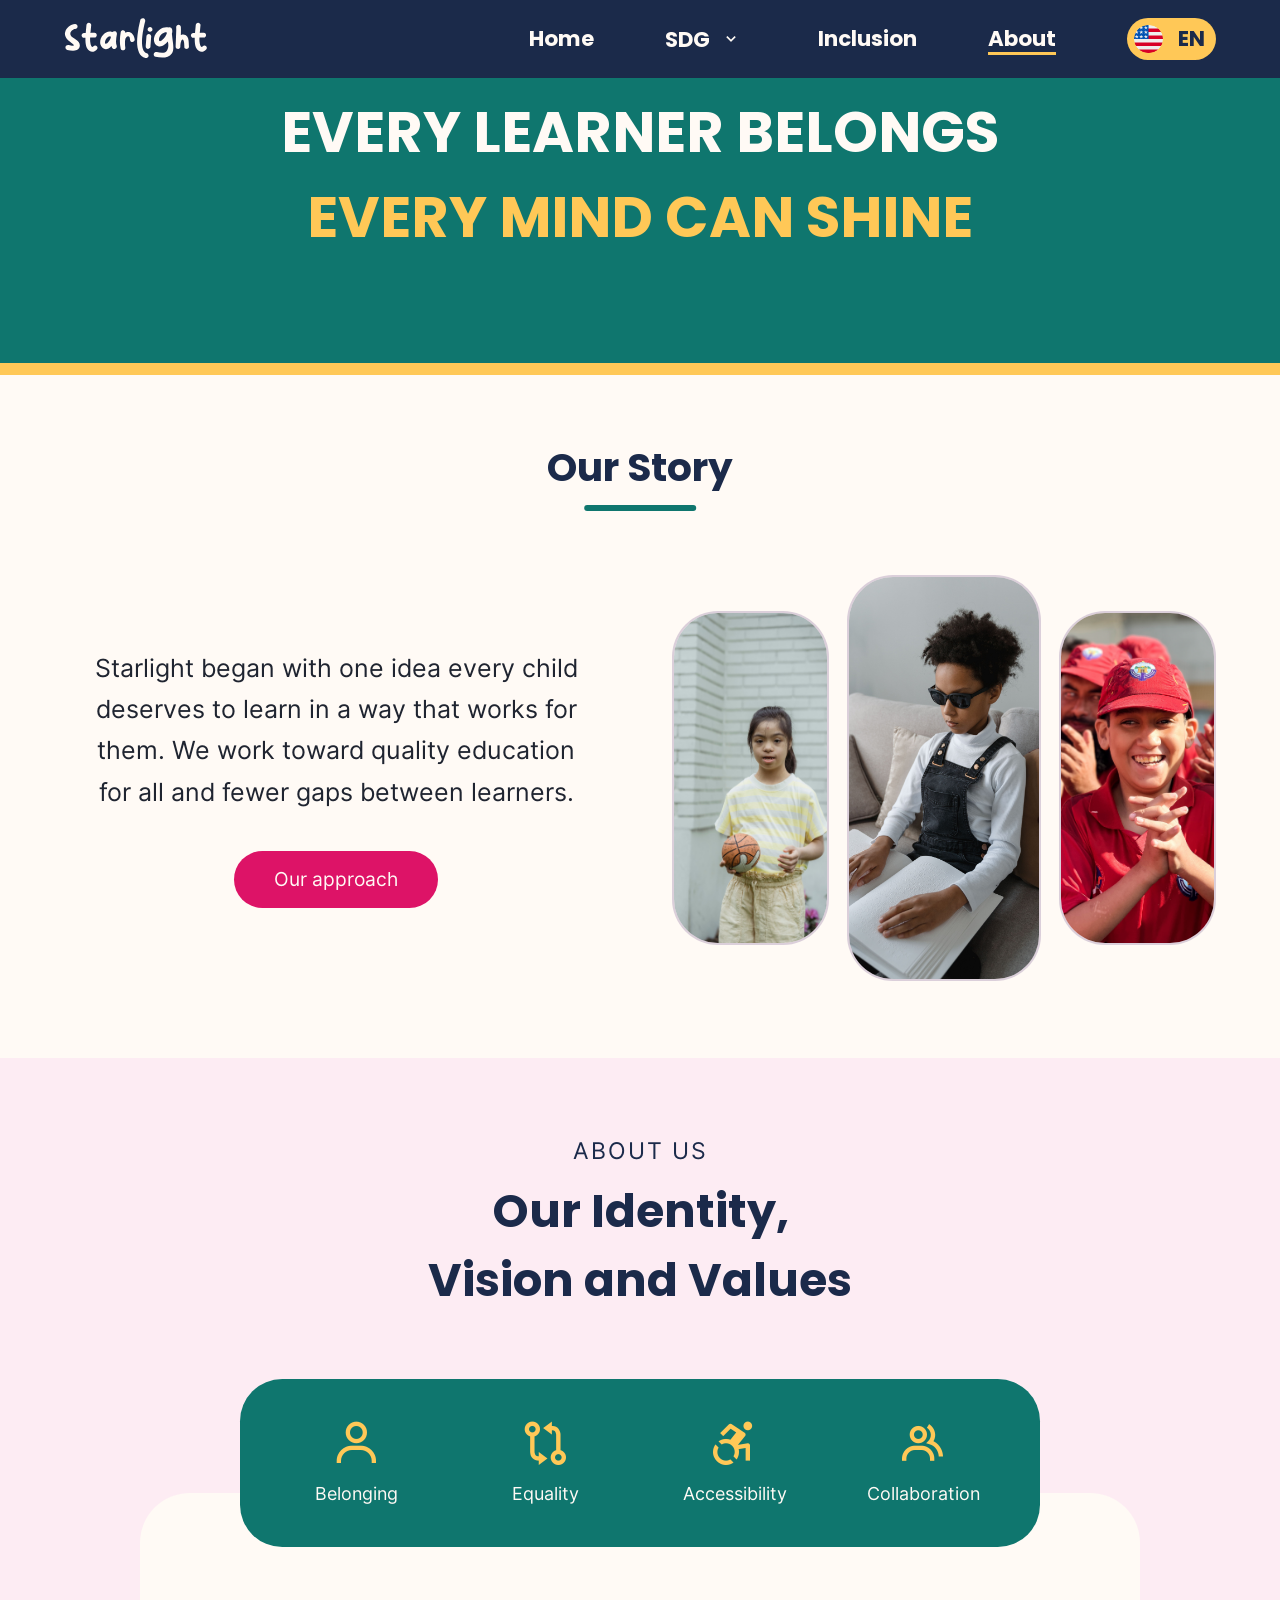
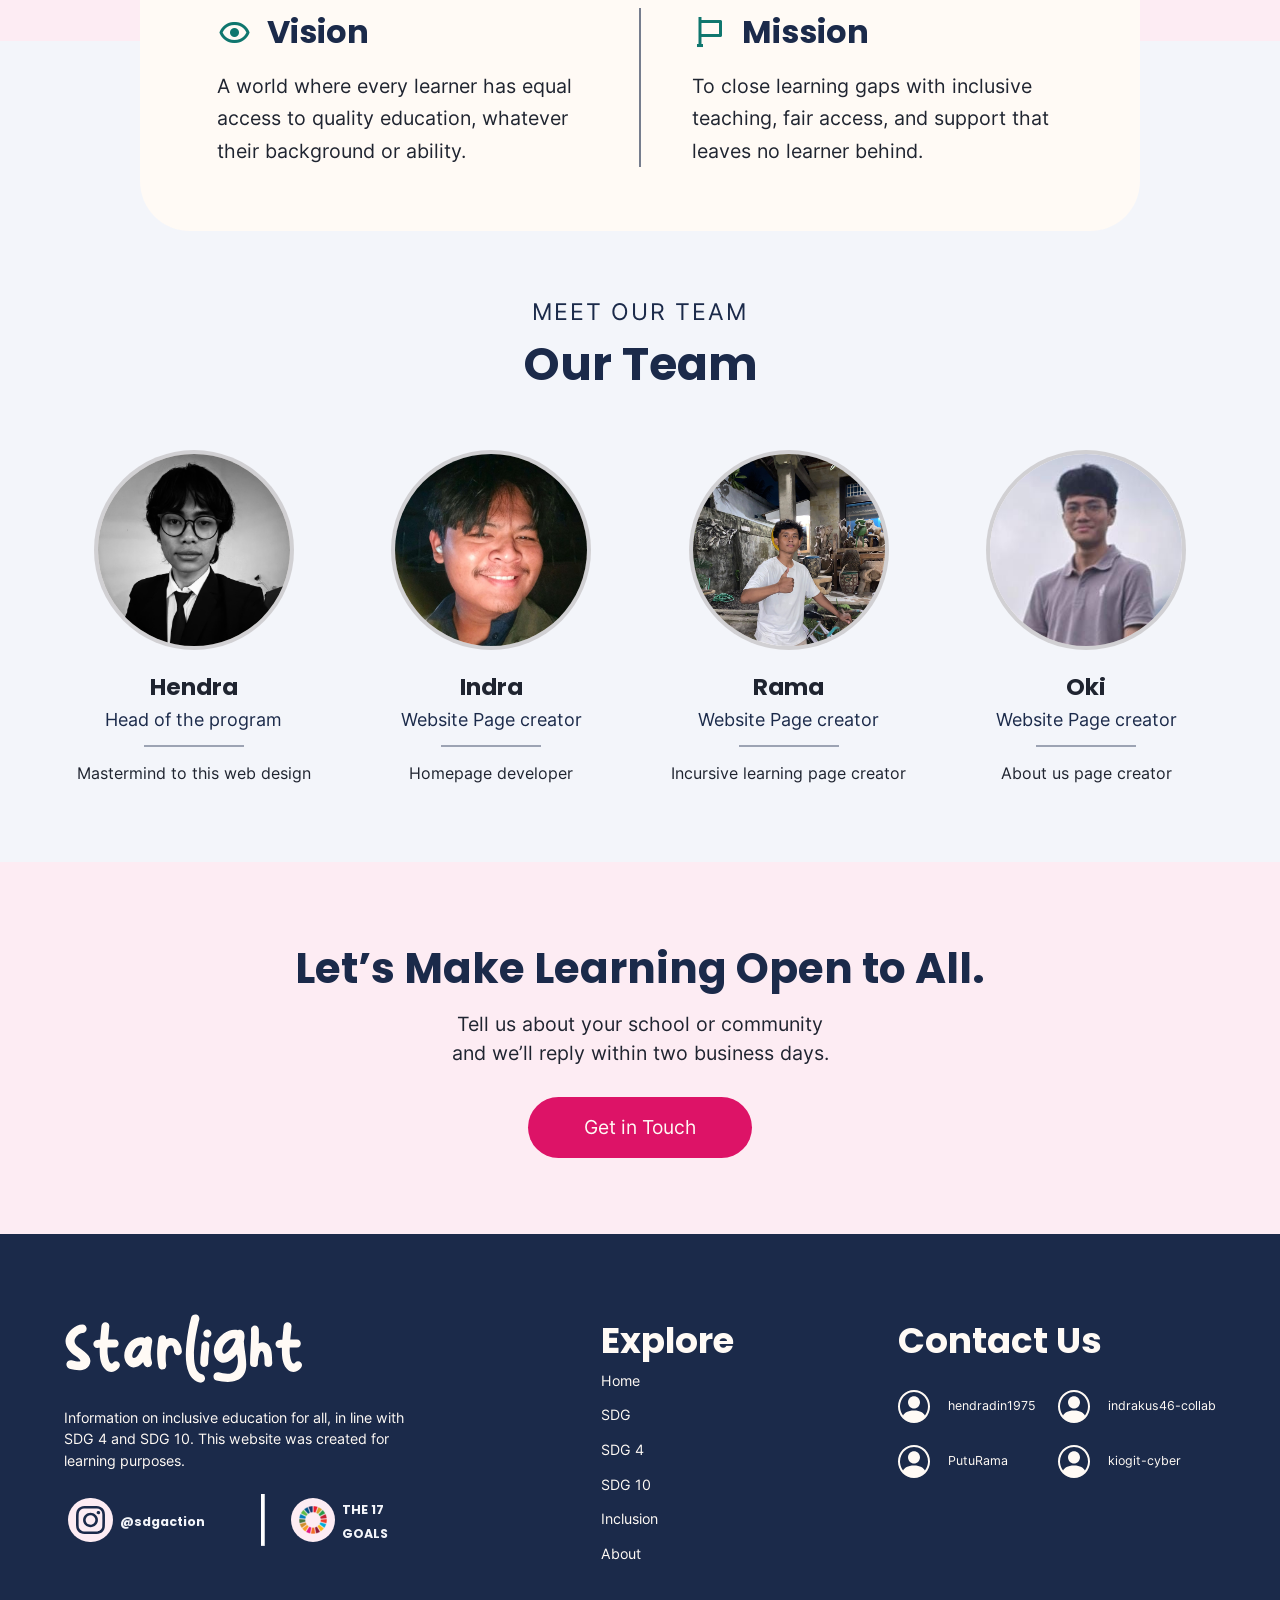
<file: pages/about.html>
<!doctype html>
<html lang="en" class="ab-page-document">
    <head>
        <meta charset="UTF-8" />
        <meta name="viewport" content="width=device-width, initial-scale=1" />
        <title>About Us | Starlight</title>
        <meta
            name="description"
            content="Starlight works toward quality education for all and fewer gaps between learners."
        />
        <link
            rel="stylesheet"
            href="https://unpkg.com/boxicons@2.1.4/css/boxicons.min.css"
        />
        <link rel="stylesheet" href="../CSS/style.css" />
    </head>
    <body class="ab-page">
        <!-- Navbar -->
        <header>
            <nav class="container-navbar">
                <div class="container">
                    <div class="flex">
                        <div class="navbar-logo">
                            <img
                                src="../assets/starlight-logo-light.svg"
                                alt="Starlight"
                            />
                        </div>
                        <button
                            class="nav-toggle"
                            type="button"
                            aria-label="Open menu"
                            aria-controls="primary-navigation"
                            aria-expanded="false"
                        >
                            <i class="bx bx-menu" aria-hidden="true"></i>
                        </button>
                        <ul class="container-menu" id="primary-navigation">
                            <li>
                                <a href="../index.html">
                                    <span class="en">Home</span>
                                    <span class="id">Beranda</span>
                                </a>
                            </li>
                            <li class="dropdown">
                                <a href="sdgs.html">SDG</a>
                                <button
                                    class="dropdown-toggle"
                                    type="button"
                                    aria-label="Open SDG submenu"
                                    aria-controls="sdg-submenu"
                                    aria-expanded="false"
                                >
                                    <i
                                        class="bx bx-chevron-down"
                                        aria-hidden="true"
                                    ></i>
                                </button>
                                <ul class="dropdown-isi" id="sdg-submenu">
                                    <li><a href="sdgs4.html">SDG 4</a></li>
                                    <li><a href="sdgs10.html">SDG 10</a></li>
                                </ul>
                            </li>
                            <li>
                                <a href="inclusive.html">
                                    <span class="en">Inclusion</span>
                                    <span class="id">Inklusi</span>
                                </a>
                            </li>
                            <li>
                                <a href="about.html" class="active">
                                    <span class="en">About</span>
                                    <span class="id">Tentang</span>
                                </a>
                            </li>
                            <li>
                                <button type="button" class="lang-btn btn-en">
                                    <img src="../assets/logo-EN.png" alt="" />
                                    <span>EN</span>
                                </button>
                                <button type="button" class="lang-btn btn-id">
                                    <img src="../assets/logo-ID.png" alt="" />
                                    <span>ID</span>
                                </button>
                            </li>
                        </ul>
                    </div>
                </div>
            </nav>
        </header>
        <!-- Navbar -->

        <main id="main-content">
            <!-- HERO -->
            <section class="ab-hero">
                <h1 class="text-balance">
                    <span class="en">Every Learner Belongs</span
                    ><span class="id">Setiap Pelajar Punya Tempat</span><br />
                    <span class="ab-hero__accent"
                        ><span class="en">Every Mind Can Shine</span
                        ><span class="id"
                            >Setiap Pikiran Bisa Bersinar</span
                        ></span
                    >
                </h1>
            </section>

            <!-- OUR STORY -->
            <section class="ab-story" id="story">
                <div class="ab-container">
                    <h2 class="ab-section-title">
                        <span class="en">Our Story</span
                        ><span class="id">Cerita Kami</span>
                    </h2>
                    <div class="ab-story__grid">
                        <div class="ab-story__text">
                            <p class="text-balance">
                                <span class="en"
                                    >Starlight began with one idea every child
                                    deserves to learn in a way that works for
                                    them. We work toward quality education for
                                    all and fewer gaps between learners.</span
                                ><span class="id"
                                    >Starlight berawal dari satu gagasan: setiap
                                    anak berhak belajar dengan cara yang sesuai
                                    bagi mereka. Kami bekerja menuju pendidikan
                                    berkualitas untuk semua dan berkurangnya
                                    kesenjangan antarpelajar.</span
                                >
                            </p>
                            <a class="button ab-btn" href="sdgs.html"
                                ><span class="en">Our approach</span
                                ><span class="id">Pendekatan kami</span></a
                            >
                        </div>

                        <!-- TO SWAP A PHOTO: change the src (and alt) below, or overwrite the file in /images/about -->
                        <div class="ab-story__photos">
                            <img
                                class="image-cover ab-photo ab-photo--side"
                                src="../images/about/story-1.jpg"
                                alt="Describe photo 1"
                            />
                            <img
                                class="image-cover ab-photo ab-photo--center"
                                src="../images/about/story-2.jpg"
                                alt="Describe photo 2"
                            />
                            <img
                                class="image-cover ab-photo ab-photo--side"
                                src="../images/about/story-3.jpg"
                                alt="Describe photo 3"
                            />
                        </div>
                    </div>
                </div>
            </section>

            <!-- ABOUT US -->
            <section class="ab-about">
                <div class="ab-about__top">
                    <p class="ab-eyebrow">
                        <span class="en">ABOUT US</span
                        ><span class="id">TENTANG KAMI</span>
                    </p>
                    <h2 class="ab-about__title">
                        <span class="en"
                            >Our Identity,<br />Vision and Values</span
                        >
                        <span class="id"
                            >Identitas Kami,<br />Visi dan Nilai</span
                        >
                    </h2>
                </div>

                <div class="ab-about__mid">
                    <ul class="ab-values">
                        <li>
                            <i
                                class="bx bx-user ab-icon"
                                aria-hidden="true"
                            ></i>
                            <span class="en">Belonging</span
                            ><span class="id">Rasa Memiliki</span>
                        </li>
                        <li>
                            <i
                                class="bx bx-git-compare ab-icon"
                                aria-hidden="true"
                            ></i>
                            <span class="en">Equality</span
                            ><span class="id">Kesetaraan</span>
                        </li>
                        <li>
                            <i
                                class="bx bx-accessibility ab-icon"
                                aria-hidden="true"
                            ></i>
                            <span class="en">Accessibility</span
                            ><span class="id">Aksesibilitas</span>
                        </li>
                        <li>
                            <i
                                class="bx bx-group ab-icon"
                                aria-hidden="true"
                            ></i>
                            <span class="en">Collaboration</span
                            ><span class="id">Kolaborasi</span>
                        </li>
                    </ul>

                    <div class="ab-card">
                        <div class="ab-card__col">
                            <h3>
                                <i
                                    class="bx bx-show ab-icon ab-icon--card"
                                    aria-hidden="true"
                                ></i>
                                <span class="en">Vision</span
                                ><span class="id">Visi</span>
                            </h3>
                            <p>
                                <span class="en"
                                    >A world where every learner has equal
                                    access to quality education, whatever their
                                    background or ability.</span
                                ><span class="id"
                                    >Dunia di mana setiap pelajar memiliki akses
                                    setara terhadap pendidikan berkualitas, apa
                                    pun latar belakang atau kemampuannya.</span
                                >
                            </p>
                        </div>
                        <div class="ab-card__divider" role="presentation"></div>
                        <div class="ab-card__col">
                            <h3>
                                <i
                                    class="bx bx-flag ab-icon ab-icon--card"
                                    aria-hidden="true"
                                ></i>
                                <span class="en">Mission</span
                                ><span class="id">Misi</span>
                            </h3>
                            <p>
                                <span class="en"
                                    >To close learning gaps with inclusive
                                    teaching, fair access, and support that
                                    leaves no learner behind.</span
                                ><span class="id"
                                    >Menutup kesenjangan belajar melalui
                                    pengajaran inklusif, akses yang adil, dan
                                    dukungan yang tidak meninggalkan satu pun
                                    pelajar.</span
                                >
                            </p>
                        </div>
                    </div>
                </div>
            </section>

            <!-- TEAM -->
            <section class="ab-team">
                <div class="ab-container">
                    <p class="ab-eyebrow">
                        <span class="en">MEET OUR TEAM</span
                        ><span class="id">KENALI TIM KAMI</span>
                    </p>
                    <h2 class="ab-team__title">
                        <span class="en">Our Team</span
                        ><span class="id">Tim Kami</span>
                    </h2>

                    <ul class="ab-team__grid">
                        <li class="ab-member">
                            <img
                                class="image-cover ab-avatar"
                                src="../images/about/team-1.jpeg"
                                alt="Photo of team member 1"
                            />
                            <h3>Hendra</h3>
                            <p class="ab-member__role">
                                <span class="en">Head of the program</span
                                ><span class="id">Kepala Program</span>
                            </p>
                            <p class="ab-member__bio">
                                <span class="en"
                                    >Mastermind to this web design</span
                                ><span class="id">Pembuat design inti</span>
                            </p>
                        </li>
                        <li class="ab-member">
                            <img
                                class="image-cover ab-avatar"
                                src="../images/about/team-2.jpeg"
                                alt="Photo of team member 2"
                            />
                            <h3>Indra</h3>
                            <p class="ab-member__role">
                                <span class="en">Website Page creator</span
                                ><span class="id">Pembuat halaman website</span>
                            </p>
                            <p class="ab-member__bio">
                                <span class="en">Homepage developer</span
                                ><span class="id">Pembuat halaman beranda</span>
                            </p>
                        </li>
                        <li class="ab-member">
                            <img
                                class="image-cover ab-avatar"
                                src="../images/about/team-3.jpeg"
                                alt="Photo of team member 3"
                            />
                            <h3>Rama</h3>
                            <p class="ab-member__role">
                                <span class="en">Website Page creator</span
                                ><span class="id">Pembuat halaman website</span>
                            </p>
                            <p class="ab-member__bio">
                                <span class="en"
                                    >Incursive learning page creator</span
                                ><span class="id"
                                    >Pembuat halaman incursive learning</span
                                >
                            </p>
                        </li>
                        <li class="ab-member">
                            <img
                                class="image-cover ab-avatar"
                                src="../images/about/team-4.jpeg"
                                alt="Photo of team member 4"
                            />
                            <h3>Oki</h3>
                            <p class="ab-member__role">
                                <span class="en">Website Page creator</span
                                ><span class="id">Pembuat halaman website</span>
                            </p>
                            <p class="ab-member__bio">
                                <span class="en">About us page creator</span
                                ><span class="id"
                                    >Pembuat halaman tentang kita</span
                                >
                            </p>
                        </li>
                    </ul>
                </div>
            </section>

            <!-- CTA -->
            <section class="ab-cta">
                <h2 class="text-balance">
                    <span class="en">Let’s Make Learning Open to All.</span
                    ><span class="id"
                        >Mari Wujudkan Pembelajaran yang Terbuka untuk
                        Semua.</span
                    >
                </h2>
                <p class="text-balance">
                    <span class="en"
                        >Tell us about your school or community and we’ll reply
                        within two business days.</span
                    ><span class="id"
                        >Ceritakan tentang sekolah atau komunitasmu dan kami
                        akan membalas dalam dua hari kerja.</span
                    >
                </p>
                <a class="button ab-btn ab-btn--cta" href="#contact"
                    ><span class="en">Get in Touch</span
                    ><span class="id">Hubungi Kami</span></a
                >
            </section>
        </main>

        <!-- Footer -->
        <footer class="container-footer">
            <div class="container">
                <div class="flex flex-between">
                    <div class="footer-left">
                        <div class="logo-starlight">
                            <img
                                src="../assets/starlight-logo-light.svg"
                                alt="Starlight"
                            />
                        </div>
                        <p>
                            <span class="en"
                                >Information on inclusive education for all, in
                                line with SDG 4 and SDG 10. This website was
                                created for learning purposes.</span
                            >
                            <span class="id"
                                >Informasi tentang pendidikan inklusif untuk
                                semua, sejalan dengan SDG 4 dan SDG 10. Website
                                ini dibuat untuk keperluan pembelajaran.</span
                            >
                        </p>
                        <div class="ig-web">
                            <div class="footer-ig">
                                <div class="logo-ig">
                                    <img src="../assets/logo-ig.svg" alt="" />
                                </div>
                                <a
                                    href="https://www.instagram.com/sdgaction/"
                                    target="_blank"
                                    rel="noopener"
                                >
                                    <span>@sdgaction</span>
                                </a>
                            </div>
                            <div class="separator">
                                <img
                                    src="../assets/logo-separator.png"
                                    alt=""
                                />
                            </div>
                            <div class="footer-web">
                                <div class="logo-sdg">
                                    <img src="../assets/logo-sdg.svg" alt="" />
                                </div>
                                <a
                                    href="https://sdgs.un.org/goals"
                                    target="_blank"
                                    rel="noopener"
                                >
                                    <span class="en">THE 17 GOALS</span>
                                    <span class="id">17 TUJUAN</span>
                                </a>
                            </div>
                        </div>
                    </div>

                    <nav class="footer-explore">
                        <h2>
                            <span class="en">Explore</span>
                            <span class="id">Jelajahi</span>
                        </h2>
                        <ul class="explore-list">
                            <li>
                                <a href="../index.html"
                                    ><span class="en">Home</span
                                    ><span class="id">Beranda</span></a
                                >
                            </li>
                            <li><a href="sdgs.html">SDG</a></li>
                            <li><a href="sdgs4.html">SDG 4</a></li>
                            <li><a href="sdgs10.html">SDG 10</a></li>
                            <li>
                                <a href="inclusive.html"
                                    ><span class="en">Inclusion</span
                                    ><span class="id">Inklusi</span></a
                                >
                            </li>
                            <li>
                                <a href="about.html"
                                    ><span class="en">About</span
                                    ><span class="id">Tentang</span></a
                                >
                            </li>
                        </ul>
                    </nav>

                    <div class="footer-right" id="contact">
                        <h2>
                            <span class="en">Contact Us</span>
                            <span class="id">Hubungi Kami</span>
                        </h2>
                        <div class="contacts">
                            <div class="contact-left">
                                <div class="hendra">
                                    <img src="../assets/profile.svg" alt="" />
                                    <a
                                        href="https://github.com/hendradin1975"
                                        target="_blank"
                                        rel="noopener"
                                        >hendradin1975</a
                                    >
                                </div>
                                <div class="rama">
                                    <img src="../assets/profile.svg" alt="" />
                                    <a
                                        href="https://github.com/PutuRama"
                                        target="_blank"
                                        rel="noopener"
                                        >PutuRama</a
                                    >
                                </div>
                            </div>
                            <div class="contact-right">
                                <div class="indra">
                                    <img src="../assets/profile.svg" alt="" />
                                    <a
                                        href="https://github.com/indrakus46-collab"
                                        target="_blank"
                                        rel="noopener"
                                        >indrakus46-collab</a
                                    >
                                </div>
                                <div class="oki">
                                    <img src="../assets/profile.svg" alt="" />
                                    <a
                                        href="https://github.com/kiogit-cyber"
                                        target="_blank"
                                        rel="noopener"
                                        >kiogit-cyber</a
                                    >
                                </div>
                            </div>
                        </div>
                    </div>
                </div>
            </div>
        </footer>
        <!-- Footer -->

        <!-- javascript (language switch) -->
        <script src="../JS/script.js"></script>
        <!-- javascript -->
    </body>
</html>
</file>
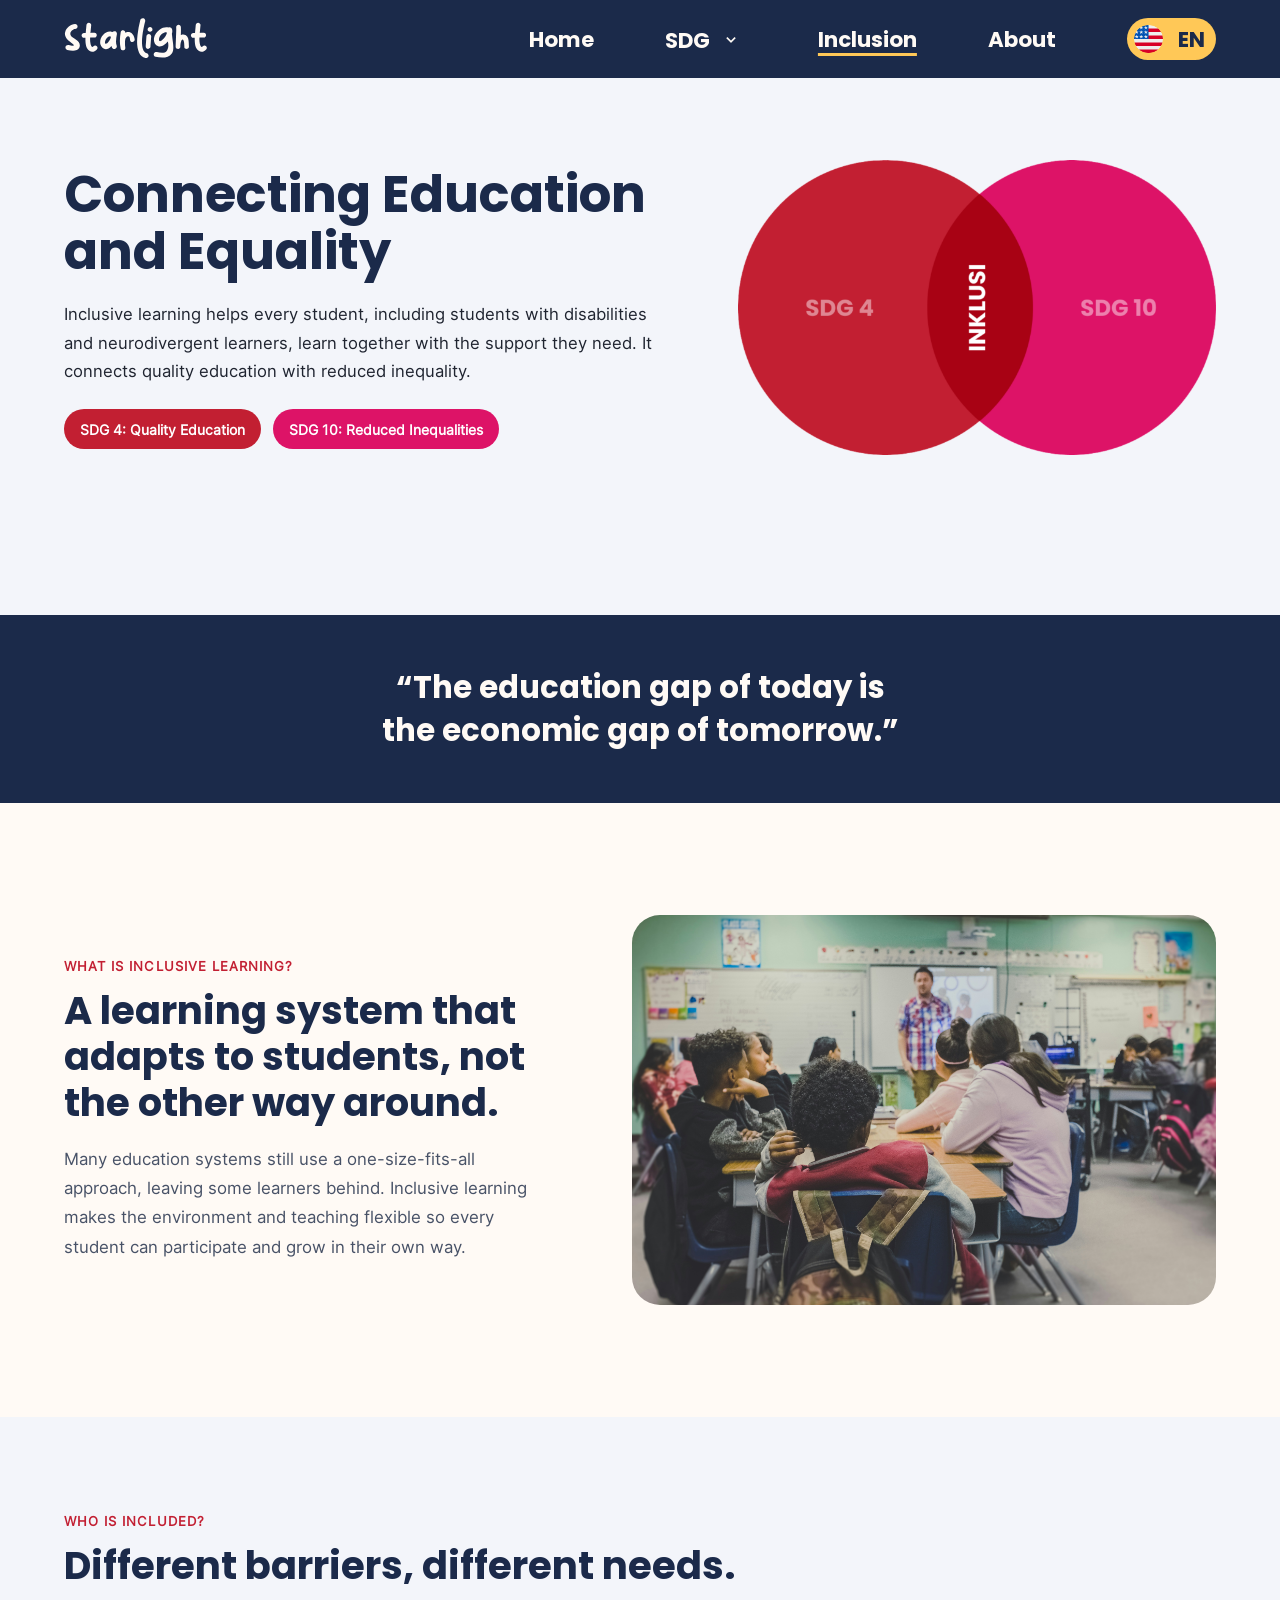
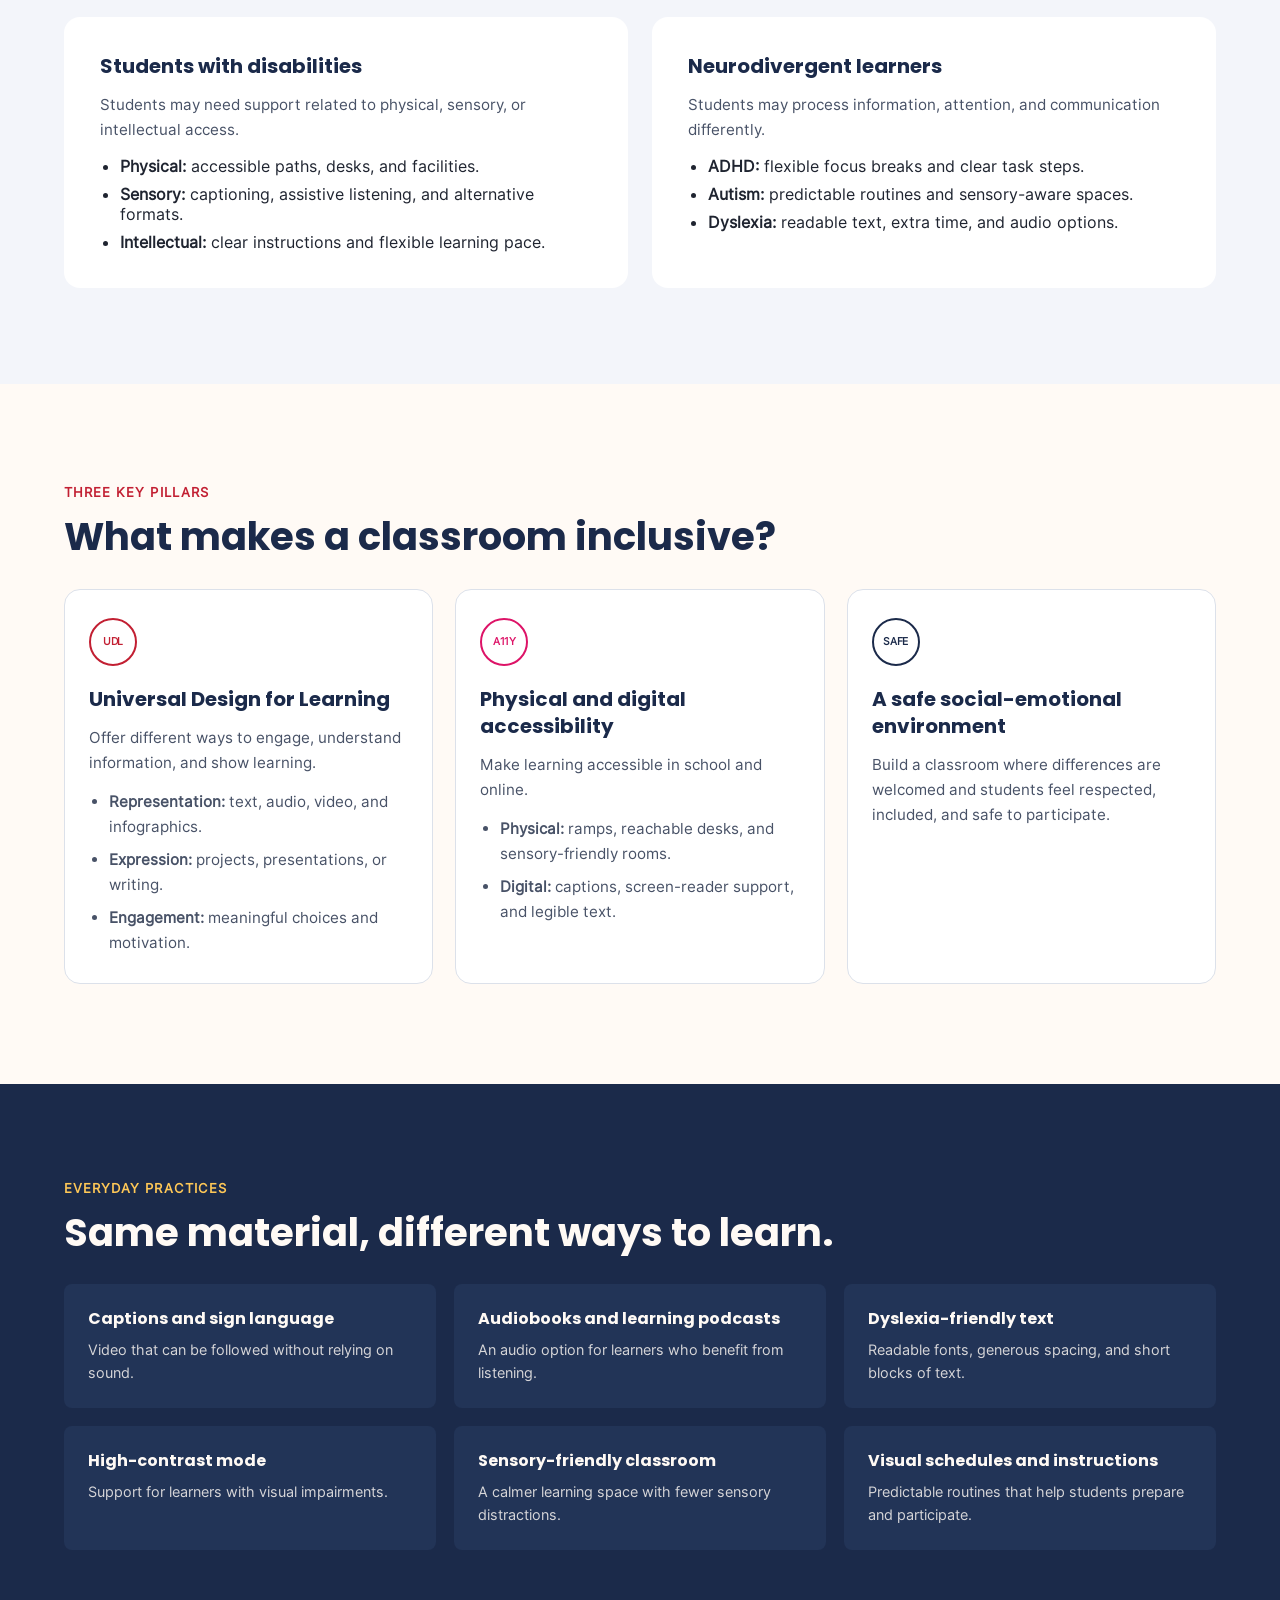
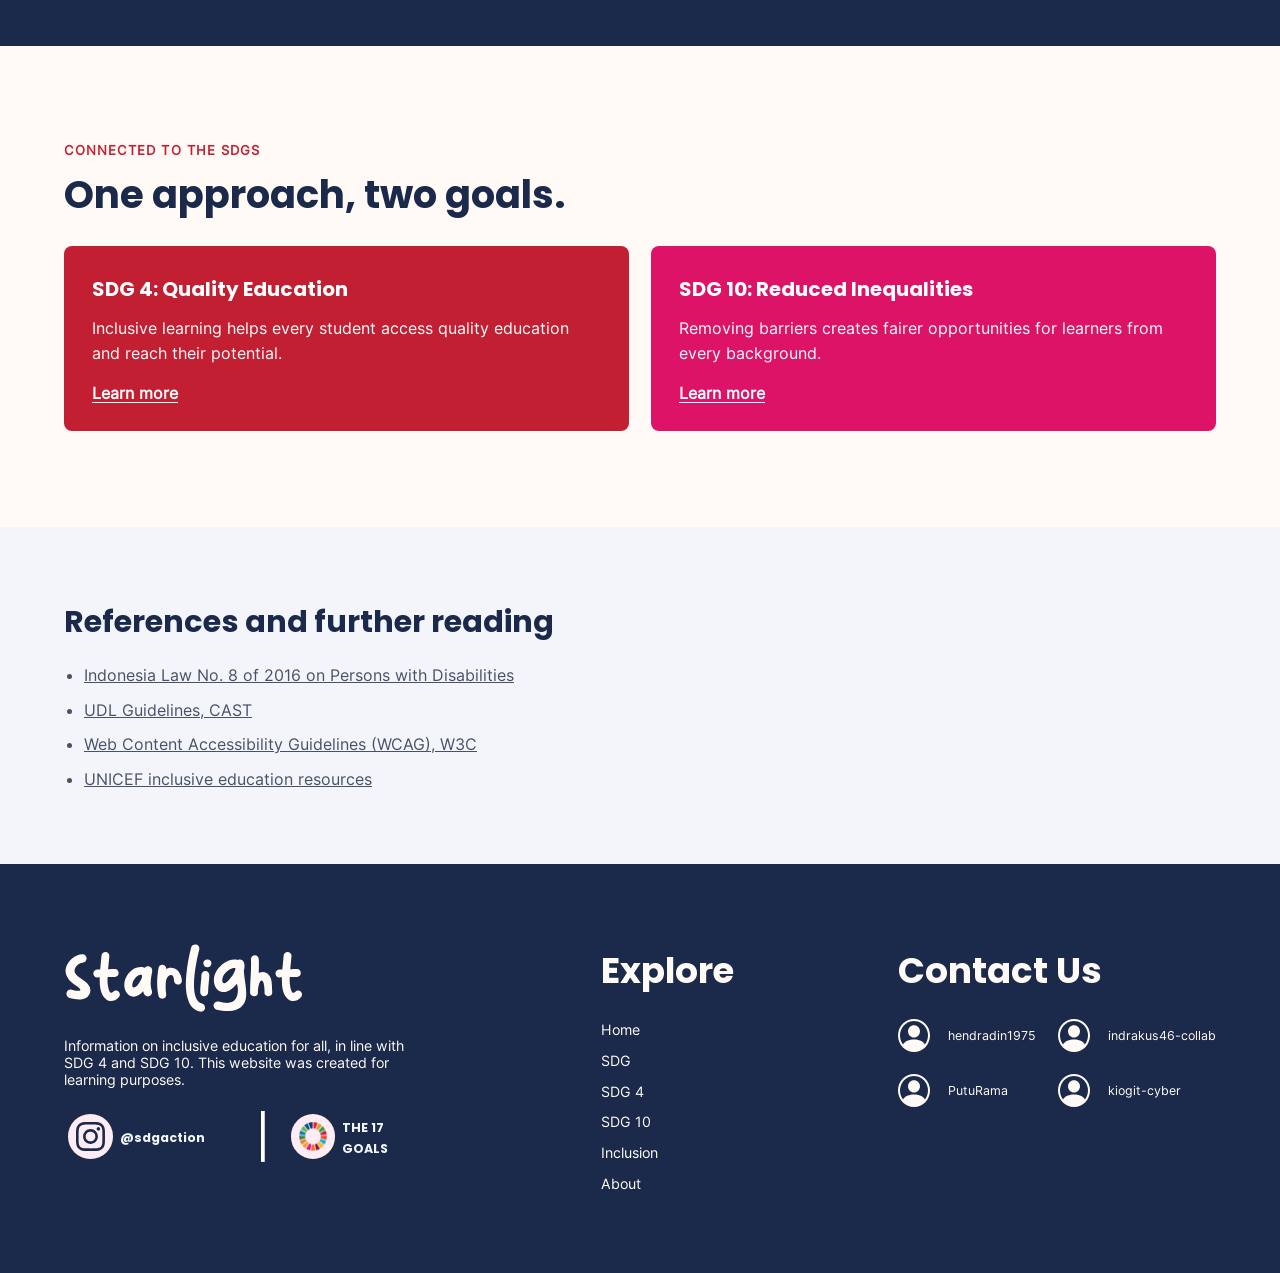
<file: pages/inclusive.html>
<!doctype html>
<html lang="en">
    <head>
        <meta charset="UTF-8" />
        <meta name="viewport" content="width=device-width, initial-scale=1.0" />
        <link rel="stylesheet" href="../CSS/style.css" />

        <meta
            name="description"
            content="Learn how inclusive education connects quality learning with equal opportunity for every student."
        />
        <title>Inclusive Learning | Starlight</title>
        <link rel="stylesheet" href="https://unpkg.com/boxicons@2.1.4/css/boxicons.min.css" />
    </head>
    <body class="iclsv-page">
        <!-- Navbar -->
        <header>
            <nav class="container-navbar">
                <div class="container">
                    <div class="flex">
                        <div class="navbar-logo">
                            <img src="../assets/starlight-logo-light.svg" alt="Starlight" />
                        </div>
                        <button
                            class="nav-toggle"
                            type="button"
                            aria-label="Open menu"
                            aria-controls="primary-navigation"
                            aria-expanded="false"
                        >
                            <i class="bx bx-menu" aria-hidden="true"></i>
                        </button>
                        <ul class="container-menu" id="primary-navigation">
                            <li>
                                <a href="../index.html">
                                    <span class="en">Home</span>
                                    <span class="id">Beranda</span>
                                </a>
                            </li>
                            <li class="dropdown">
                                <a href="sdgs.html">SDG</a>
                                <button
                                    class="dropdown-toggle"
                                    type="button"
                                    aria-label="Open SDG submenu"
                                    aria-controls="sdg-submenu"
                                    aria-expanded="false"
                                >
                                    <i class="bx bx-chevron-down" aria-hidden="true"></i>
                                </button>
                                <ul class="dropdown-isi" id="sdg-submenu">
                                    <li><a href="sdgs4.html">SDG 4</a></li>
                                    <li><a href="sdgs10.html">SDG 10</a></li>
                                </ul>
                            </li>
                            <li>
                                <a href="inclusive.html" class="active">
                                    <span class="en">Inclusion</span>
                                    <span class="id">Inklusi</span>
                                </a>
                            </li>
                            <li>
                                <a href="about.html">
                                    <span class="en">About</span>
                                    <span class="id">Tentang</span>
                                </a>
                            </li>
                            <li>
                                <button type="button" class="lang-btn btn-en">
                                    <img src="../assets/logo-EN.png" alt="" />
                                    <span>EN</span>
                                </button>
                                <button type="button" class="lang-btn btn-id">
                                    <img src="../assets/logo-ID.png" alt="" />
                                    <span>ID</span>
                                </button>
                            </li>
                        </ul>
                    </div>
                </div>
            </nav>
        </header>
        <!-- Navbar -->

        <main>
            <section class="iclsv-hero">
                <div class="container flex flex-between iclsv-hero__layout">
                    <div class="iclsv-hero__content">
                        <h1 class="text-balance">
                            <span class="en">Connecting Education and Equality</span>
                            <span class="id">Menghubungkan Pendidikan dan Kesetaraan</span>
                        </h1>
                        <p class="iclsv-hero__description">
                            <span class="en"
                                >Inclusive learning helps every student, including students with disabilities and
                                neurodivergent learners, learn together with the support they need. It connects quality
                                education with reduced inequality.</span
                            >
                            <span class="id"
                                >Pembelajaran inklusif memastikan setiap siswa, termasuk penyandang disabilitas dan
                                individu neurodivergen, dapat belajar bersama dengan dukungan yang sesuai. Inilah
                                jembatan antara pendidikan berkualitas dan berkurangnya kesenjangan.</span
                            >
                        </p>
                        <div class="iclsv-sdg">
                            <a class="button iclsv-sdg__4" href="sdgs4.html">
                                <span class="en">SDG 4: Quality Education</span>
                                <span class="id">SDG 4: Pendidikan Berkualitas</span>
                            </a>
                            <a class="button iclsv-sdg__10" href="sdgs10.html">
                                <span class="en">SDG 10: Reduced Inequalities</span>
                                <span class="id">SDG 10: Berkurangnya Kesenjangan</span>
                            </a>
                        </div>
                    </div>
                    <div class="iclsv-hero__visual">
                        <img
                            src="../images/inclusive/iclsv-hero__img.png"
                            alt="Diagram showing inclusive education connecting SDG 4 and SDG 10"
                        />
                    </div>
                </div>
            </section>

            <section class="iclsv-quote-section">
                <div class="container">
                    <blockquote class="iclsv-quote text-balance">
                        <span class="en">“The education gap of today is the economic gap of tomorrow.”</span>
                        <span class="id"
                            >“Kesenjangan Pendidikan Hari Ini adalah Kesenjangan Ekonomi di Masa Depan.”</span
                        >
                    </blockquote>
                </div>
            </section>

            <section class="iclsv-definition container">
                <div class="iclsv-definition__text">
                    <p class="iclsv-eyebrow">
                        <span class="en">What is inclusive learning?</span>
                        <span class="id">Apa itu pembelajaran inklusif?</span>
                    </p>
                    <h2 class="text-balance">
                        <span class="en">A learning system that adapts to students, not the other way around.</span>
                        <span class="id">Sistem yang beradaptasi dengan siswa, bukan sebaliknya.</span>
                    </h2>
                    <p>
                        <span class="en"
                            >Many education systems still use a one-size-fits-all approach, leaving some learners
                            behind. Inclusive learning makes the environment and teaching flexible so every student can
                            participate and grow in their own way.</span
                        >
                        <span class="id"
                            >Banyak sistem pendidikan masih menerapkan satu standar untuk semua, sehingga kelompok
                            tertentu tertinggal. Pembelajaran inklusif merancang sistem secara fleksibel agar setiap
                            siswa punya kesempatan yang sama untuk berkembang dengan caranya sendiri.</span
                        >
                    </p>
                </div>
                <figure class="iclsv-definition__visual">
                    <img
                        class="image-cover"
                        src="../images/inclusive/iclsv-definition__img.jpg"
                        alt="Students learning together in a bright classroom"
                        loading="lazy"
                    />
                </figure>
            </section>

            <section class="iclsv-hindrance">
                <div class="iclsv-container">
                    <p class="iclsv-eyebrow">
                        <span class="en">Who is included?</span>
                        <span class="id">Siapa yang dilayani?</span>
                    </p>
                    <h2 class="text-balance">
                        <span class="en">Different barriers, different needs.</span>
                        <span class="id">Hambatan belajar berbeda, kebutuhan berbeda.</span>
                    </h2>
                    <div class="iclsv-hindrance__grid">
                        <article class="iclsv-card iclsv-info-card">
                            <h3>
                                <span class="en">Students with disabilities</span>
                                <span class="id">Penyandang disabilitas</span>
                            </h3>
                            <p>
                                <span class="en"
                                    >Students may need support related to physical, sensory, or intellectual
                                    access.</span
                                >
                                <span class="id"
                                    >Siswa dapat membutuhkan dukungan terkait akses fisik, sensorik, atau
                                    intelektual.</span
                                >
                            </p>
                            <ul>
                                <li>
                                    <span class="en"
                                        ><strong>Physical:</strong> accessible paths, desks, and facilities.</span
                                    >
                                    <span class="id"
                                        ><strong>Fisik:</strong> gedung tanpa ramp dan toilet yang dapat diakses.</span
                                    >
                                </li>
                                <li>
                                    <span class="en"
                                        ><strong>Sensory:</strong> captioning, assistive listening, and alternative
                                        formats.</span
                                    >
                                    <span class="id"
                                        ><strong>Sensorik:</strong> materi hanya visual atau hanya audio, tanpa
                                        alternatif.</span
                                    >
                                </li>
                                <li>
                                    <span class="en"
                                        ><strong>Intellectual:</strong> clear instructions and flexible learning
                                        pace.</span
                                    >
                                    <span class="id"
                                        ><strong>Intelektual:</strong> instruksi panjang dan rumit tanpa
                                        penyederhanaan.</span
                                    >
                                </li>
                            </ul>
                        </article>
                        <article class="iclsv-card iclsv-info-card">
                            <h3>
                                <span class="en">Neurodivergent learners</span>
                                <span class="id">Individu neurodivergen</span>
                            </h3>
                            <p>
                                <span class="en"
                                    >Students may process information, attention, and communication differently.</span
                                >
                                <span class="id">Siswa memiliki cara belajar dan kebutuhan yang beragam.</span>
                            </p>
                            <ul>
                                <li>
                                    <span class="en"
                                        ><strong>ADHD:</strong> flexible focus breaks and clear task steps.</span
                                    >
                                    <span class="id"
                                        ><strong>ADHD:</strong> sulit mempertahankan fokus pada pelajaran panjang dan
                                        monoton.</span
                                    >
                                </li>
                                <li>
                                    <span class="en"
                                        ><strong>Autism:</strong> predictable routines and sensory-aware spaces.</span
                                    >
                                    <span class="id"
                                        ><strong>Autisme:</strong> peka terhadap suara dan cahaya, serta sulit
                                        menghadapi perubahan rutinitas.</span
                                    >
                                </li>
                                <li>
                                    <span class="en"
                                        ><strong>Dyslexia:</strong> readable text, extra time, and audio options.</span
                                    >
                                    <span class="id"
                                        ><strong>Disleksia:</strong> kesulitan membaca teks padat dan huruf yang
                                        rapat.</span
                                    >
                                </li>
                            </ul>
                        </article>
                    </div>
                </div>
            </section>

            <section class="iclsv-pillars iclsv-container">
                <p class="iclsv-eyebrow">
                    <span class="en">Three key pillars</span>
                    <span class="id">3 pilar utama</span>
                </p>
                <h2 class="text-balance">
                    <span class="en">What makes a classroom inclusive?</span>
                    <span class="id">Tiga hal yang membuat kelas benar-benar inklusif.</span>
                </h2>
                <div class="iclsv-pillars__grid">
                    <article class="iclsv-card iclsv-pillar-card">
                        <span class="iclsv-pillar-card__icon" aria-hidden="true">UDL</span>
                        <h3>
                            <span class="en">Universal Design for Learning</span>
                            <span class="id">Desain Universal untuk Pembelajaran</span>
                        </h3>
                        <p>
                            <span class="en"
                                >Offer different ways to engage, understand information, and show learning.</span
                            >
                            <span class="id"
                                >Rancang pengajaran berbasis cara manusia belajar, dengan tiga prinsip:</span
                            >
                        </p>
                        <ul>
                            <li>
                                <span class="en"
                                    ><strong>Representation:</strong> text, audio, video, and infographics.</span
                                >
                                <span class="id"
                                    ><strong>Beragam representasi:</strong> teks, audio, video, infografis.</span
                                >
                            </li>
                            <li>
                                <span class="en"
                                    ><strong>Expression:</strong> projects, presentations, or writing.</span
                                >
                                <span class="id"
                                    ><strong>Beragam ekspresi:</strong> tes tertulis, proyek seni, presentasi.</span
                                >
                            </li>
                            <li>
                                <span class="en"><strong>Engagement:</strong> meaningful choices and motivation.</span>
                                <span class="id"
                                    ><strong>Beragam keterlibatan:</strong> motivasi sesuai minat siswa.</span
                                >
                            </li>
                        </ul>
                    </article>
                    <article class="iclsv-card iclsv-pillar-card">
                        <span class="iclsv-pillar-card__icon iclsv-pillar-card__icon--pink" aria-hidden="true"
                            >A11Y</span
                        >
                        <h3>
                            <span class="en">Physical and digital accessibility</span>
                            <span class="id">Aksesibilitas fisik &amp; digital</span>
                        </h3>
                        <p>
                            <span class="en">Make learning accessible in school and online.</span>
                            <span class="id">Ruang belajar tanpa hambatan, di sekolah maupun di layar.</span>
                        </p>
                        <ul>
                            <li>
                                <span class="en"
                                    ><strong>Physical:</strong> ramps, reachable desks, and sensory-friendly
                                    rooms.</span
                                >
                                <span class="id"
                                    ><strong>Fisik:</strong> ramp, toilet ramah kursi roda, ruang kelas ramah
                                    sensorik.</span
                                >
                            </li>
                            <li>
                                <span class="en"
                                    ><strong>Digital:</strong> captions, screen-reader support, and legible text.</span
                                >
                                <span class="id"
                                    ><strong>Digital:</strong> standar WCAG, dapat dibaca screen reader, dilengkapi
                                    takarir.</span
                                >
                            </li>
                        </ul>
                    </article>
                    <article class="iclsv-card iclsv-pillar-card">
                        <span class="iclsv-pillar-card__icon iclsv-pillar-card__icon--navy" aria-hidden="true"
                            >SAFE</span
                        >
                        <h3>
                            <span class="en">A safe social-emotional environment</span>
                            <span class="id">Lingkungan sosio-emosional yang aman</span>
                        </h3>
                        <p>
                            <span class="en"
                                >Build a classroom where differences are welcomed and students feel respected, included,
                                and safe to participate.</span
                            >
                            <span class="id"
                                >Kelas yang merayakan keberagaman: bebas perundungan dan diskriminasi, dengan empati dan
                                kolaborasi yang dipupuk sejak dini.</span
                            >
                        </p>
                    </article>
                </div>
            </section>

            <section class="iclsv-practices">
                <div class="iclsv-container">
                    <p class="iclsv-eyebrow iclsv-eyebrow--highlight">
                        <span class="en">Everyday practices</span>
                        <span class="id">Contoh praktik</span>
                    </p>
                    <h2 class="text-balance">
                        <span class="en">Same material, different ways to learn.</span>
                        <span class="id">Materi yang sama, cara belajar berbeda.</span>
                    </h2>
                    <div class="iclsv-practices__grid">
                        <article>
                            <h3>
                                <span class="en">Captions and sign language</span
                                ><span class="id">Takarir dan bahasa isyarat</span>
                            </h3>
                            <p>
                                <span class="en">Video that can be followed without relying on sound.</span>
                                <span class="id">Video yang dapat diikuti tanpa bergantung pada suara.</span>
                            </p>
                        </article>
                        <article>
                            <h3>
                                <span class="en">Audiobooks and learning podcasts</span
                                ><span class="id">Audiobook dan podcast edukasi</span>
                            </h3>
                            <p>
                                <span class="en">An audio option for learners who benefit from listening.</span>
                                <span class="id">Untuk siswa tunanetra atau dengan gaya belajar auditori.</span>
                            </p>
                        </article>
                        <article>
                            <h3>
                                <span class="en">Dyslexia-friendly text</span
                                ><span class="id">Teks ramah disleksia</span>
                            </h3>
                            <p>
                                <span class="en">Readable fonts, generous spacing, and short blocks of text.</span>
                                <span class="id">Huruf jelas, spasi lega, dan blok teks pendek.</span>
                            </p>
                        </article>
                        <article>
                            <h3>
                                <span class="en">High-contrast mode</span><span class="id">Mode kontras tinggi</span>
                            </h3>
                            <p>
                                <span class="en">Support for learners with visual impairments.</span>
                                <span class="id">Membantu siswa dengan gangguan penglihatan membaca layar.</span>
                            </p>
                        </article>
                        <article>
                            <h3>
                                <span class="en">Sensory-friendly classroom</span
                                ><span class="id">Ruang kelas ramah sensorik</span>
                            </h3>
                            <p>
                                <span class="en">A calmer learning space with fewer sensory distractions.</span>
                                <span class="id">Pencahayaan dan kebisingan yang terkendali serta area tenang.</span>
                            </p>
                        </article>
                        <article>
                            <h3>
                                <span class="en">Visual schedules and instructions</span
                                ><span class="id">Jadwal dan instruksi visual</span>
                            </h3>
                            <p>
                                <span class="en">Predictable routines that help students prepare and participate.</span>
                                <span class="id">Rutinitas yang jelas membantu siswa autis dan ADHD.</span>
                            </p>
                        </article>
                    </div>
                </div>
            </section>

            <section class="iclsv-sdg-links iclsv-container">
                <p class="iclsv-eyebrow">
                    <span class="en">Connected to the SDGs</span>
                    <span class="id">Kaitan dengan SDG</span>
                </p>
                <h2 class="text-balance">
                    <span class="en">One approach, two goals.</span>
                    <span class="id">Satu pendekatan, dua tujuan.</span>
                </h2>
                <div class="iclsv-sdg-links__grid">
                    <article class="iclsv-sdg-card iclsv-sdg-card--4">
                        <h3>
                            SDG 4: <span class="en">Quality Education</span
                            ><span class="id">Pendidikan Berkualitas</span>
                        </h3>
                        <p>
                            <span class="en"
                                >Inclusive learning helps every student access quality education and reach their
                                potential.</span
                            >
                            <span class="id"
                                >Pembelajaran inklusif memastikan pendidikan berkualitas dan bermakna dapat dijangkau
                                semua siswa.</span
                            >
                        </p>
                        <a href="sdgs4.html">
                            <span class="en">Learn more</span><span class="id">Baca selengkapnya</span>
                        </a>
                    </article>
                    <article class="iclsv-sdg-card iclsv-sdg-card--10">
                        <h3>
                            SDG 10: <span class="en">Reduced Inequalities</span
                            ><span class="id">Berkurangnya Kesenjangan</span>
                        </h3>
                        <p>
                            <span class="en"
                                >Removing barriers creates fairer opportunities for learners from every
                                background.</span
                            >
                            <span class="id"
                                >Kesempatan belajar yang setara membantu mengurangi kesenjangan sejak awal.</span
                            >
                        </p>
                        <a href="sdgs10.html">
                            <span class="en">Learn more</span><span class="id">Baca selengkapnya</span>
                        </a>
                    </article>
                </div>
            </section>

            <section class="iclsv-references">
                <div class="iclsv-container">
                    <h2>
                        <span class="en">References and further reading</span>
                        <span class="id">Rujukan dan bacaan lanjutan</span>
                    </h2>
                    <ul>
                        <li>
                            <a
                                href="https://peraturan.bpk.go.id/Details/44019/uu-no-8-tahun-2016"
                                target="_blank"
                                rel="noopener"
                            >
                                <span class="en">Indonesia Law No. 8 of 2016 on Persons with Disabilities</span>
                                <span class="id">Undang-Undang No. 8 Tahun 2016 tentang Penyandang Disabilitas</span>
                            </a>
                        </li>
                        <li>
                            <a href="https://udlguidelines.cast.org/" target="_blank" rel="noopener"
                                >UDL Guidelines, CAST</a
                            >
                        </li>
                        <li>
                            <a href="https://www.w3.org/WAI/standards-guidelines/wcag/" target="_blank" rel="noopener"
                                >Web Content Accessibility Guidelines (WCAG), W3C</a
                            >
                        </li>
                        <li>
                            <a
                                href="https://www.unicef.org/education/inclusive-education"
                                target="_blank"
                                rel="noopener"
                            >
                                <span class="en">UNICEF inclusive education resources</span>
                                <span class="id">Sumber UNICEF tentang pendidikan inklusif</span>
                            </a>
                        </li>
                    </ul>
                </div>
            </section>
        </main>

        <!-- Footer -->
        <footer class="container-footer">
            <div class="container">
                <div class="flex flex-between">
                    <div class="footer-left">
                        <div class="logo-starlight">
                            <img src="../assets/starlight-logo-light.svg" alt="Starlight" />
                        </div>
                        <p>
                            <span class="en"
                                >Information on inclusive education for all, in line with SDG 4 and SDG 10. This website
                                was created for learning purposes.</span
                            >
                            <span class="id"
                                >Informasi tentang pendidikan inklusif untuk semua, sejalan dengan SDG 4 dan SDG 10.
                                Website ini dibuat untuk keperluan pembelajaran.</span
                            >
                        </p>
                        <div class="ig-web">
                            <div class="footer-ig">
                                <div class="logo-ig">
                                    <img src="../assets/logo-ig.svg" alt="" />
                                </div>
                                <a href="https://www.instagram.com/sdgaction/" target="_blank" rel="noopener">
                                    <span>@sdgaction</span>
                                </a>
                            </div>
                            <div class="separator">
                                <img src="../assets/logo-separator.png" alt="" />
                            </div>
                            <div class="footer-web">
                                <div class="logo-sdg">
                                    <img src="../assets/logo-sdg.svg" alt="" />
                                </div>
                                <a href="https://sdgs.un.org/goals" target="_blank" rel="noopener">
                                    <span class="en">THE 17 GOALS</span>
                                    <span class="id">17 TUJUAN</span>
                                </a>
                            </div>
                        </div>
                    </div>

                    <nav class="footer-explore">
                        <h2>
                            <span class="en">Explore</span>
                            <span class="id">Jelajahi</span>
                        </h2>
                        <ul class="explore-list">
                            <li>
                                <a href="../index.html"><span class="en">Home</span><span class="id">Beranda</span></a>
                            </li>
                            <li><a href="sdgs.html">SDG</a></li>
                            <li><a href="sdgs4.html">SDG 4</a></li>
                            <li><a href="sdgs10.html">SDG 10</a></li>
                            <li>
                                <a href="inclusive.html"
                                    ><span class="en">Inclusion</span><span class="id">Inklusi</span></a
                                >
                            </li>
                            <li>
                                <a href="about.html"><span class="en">About</span><span class="id">Tentang</span></a>
                            </li>
                        </ul>
                    </nav>

                    <div class="footer-right" id="contact">
                        <h2>
                            <span class="en">Contact Us</span>
                            <span class="id">Hubungi Kami</span>
                        </h2>
                        <div class="contacts">
                            <div class="contact-left">
                                <div class="hendra">
                                    <img src="../assets/profile.svg" alt="" />
                                    <a href="https://github.com/hendradin1975" target="_blank" rel="noopener"
                                        >hendradin1975</a
                                    >
                                </div>
                                <div class="rama">
                                    <img src="../assets/profile.svg" alt="" />
                                    <a href="https://github.com/PutuRama" target="_blank" rel="noopener">PutuRama</a>
                                </div>
                            </div>
                            <div class="contact-right">
                                <div class="indra">
                                    <img src="../assets/profile.svg" alt="" />
                                    <a href="https://github.com/indrakus46-collab" target="_blank" rel="noopener"
                                        >indrakus46-collab</a
                                    >
                                </div>
                                <div class="oki">
                                    <img src="../assets/profile.svg" alt="" />
                                    <a href="https://github.com/kiogit-cyber" target="_blank" rel="noopener"
                                        >kiogit-cyber</a
                                    >
                                </div>
                            </div>
                        </div>
                    </div>
                </div>
            </div>
        </footer>
        <!-- Footer -->
        <script src="../JS/script.js"></script>
    </body>
</html>
</file>
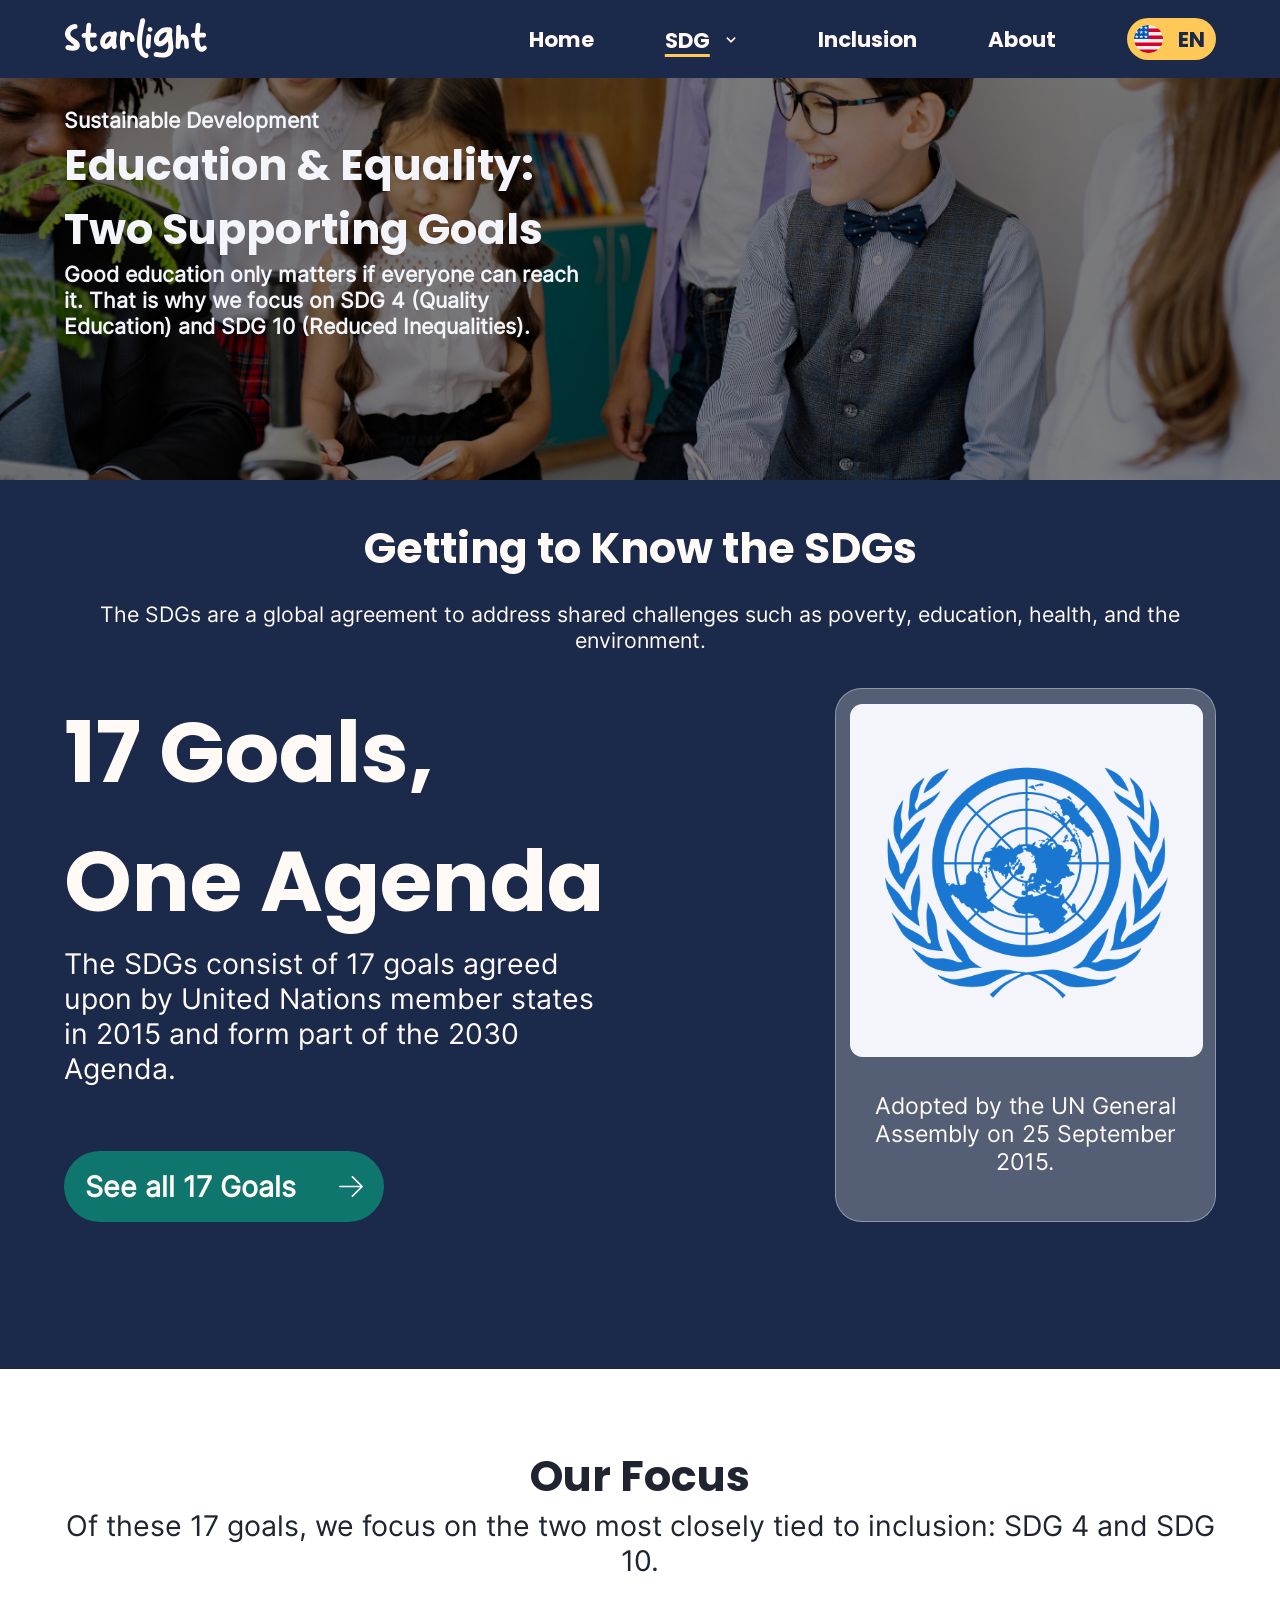
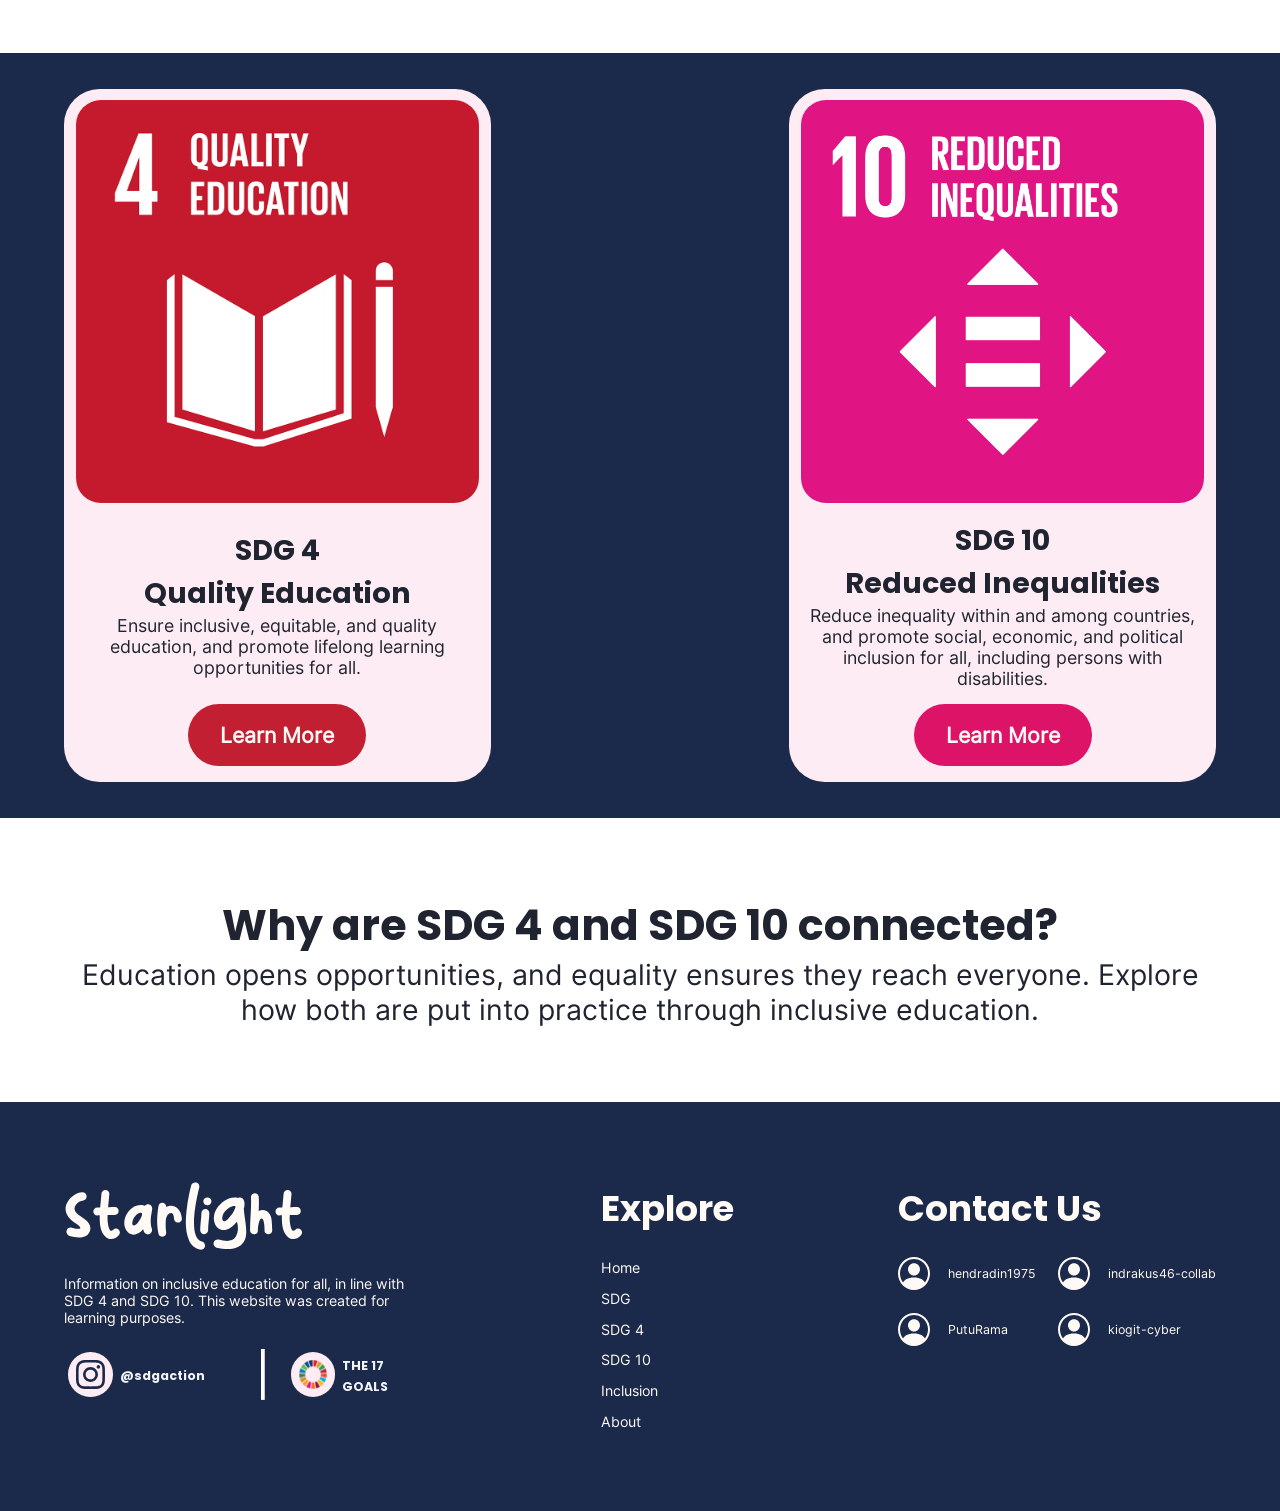
<file: pages/sdgs.html>
<!doctype html>
<html lang="en">
    <head>
        <meta charset="UTF-8" />
        <meta name="viewport" content="width=device-width, initial-scale=1.0" />
        <title>SDG | Starlight</title>
        <link rel="stylesheet" href="https://unpkg.com/boxicons@2.1.4/css/boxicons.min.css" />
        <link rel="stylesheet" href="../CSS/style.css" />
    </head>
    <body class="sdgs-page">
        <!-- Navbar -->
        <header>
            <nav class="container-navbar">
                <div class="container">
                    <div class="flex">
                        <div class="navbar-logo">
                            <img src="../assets/starlight-logo-light.svg" alt="Starlight" />
                        </div>
                        <button class="nav-toggle" type="button" aria-label="Open menu" aria-controls="primary-navigation" aria-expanded="false">
                            <i class="bx bx-menu" aria-hidden="true"></i>
                        </button>
                        <ul class="container-menu" id="primary-navigation">
                            <li>
                                <a href="../index.html">
                                    <span class="en">Home</span>
                                    <span class="id">Beranda</span>
                                </a>
                            </li>
                            <li class="dropdown">
                                <a href="sdgs.html" class="active">SDG</a>
                                <button class="dropdown-toggle" type="button" aria-label="Open SDG submenu" aria-controls="sdg-submenu" aria-expanded="false">
                                    <i class="bx bx-chevron-down" aria-hidden="true"></i>
                                </button>
                                <ul class="dropdown-isi" id="sdg-submenu">
                                    <li><a href="sdgs4.html">SDG 4</a></li>
                                    <li><a href="sdgs10.html">SDG 10</a></li>
                                </ul>
                            </li>
                            <li>
                                <a href="inclusive.html">
                                    <span class="en">Inclusion</span>
                                    <span class="id">Inklusi</span>
                                </a>
                            </li>
                            <li>
                                <a href="about.html">
                                    <span class="en">About</span>
                                    <span class="id">Tentang</span>
                                </a>
                            </li>
                            <li>
                                <button type="button" class="lang-btn btn-en">
                                    <img src="../assets/logo-EN.png" alt="" />
                                    <span>EN</span>
                                </button>
                                <button type="button" class="lang-btn btn-id">
                                    <img src="../assets/logo-ID.png" alt="" />
                                    <span>ID</span>
                                </button>
                            </li>
                        </ul>
                    </div>
                </div>
            </nav>
        </header>
        <!-- Navbar -->

        <!-- Hero -->
        <section class="sdgs-hero">
            <div class="container">
                <p class="sdgs-hero__label">
                    <span class="en">Sustainable Development</span>
                    <span class="id">Pembangunan Berkelanjutan</span>
                </p>
                <h1>
                    <span class="en">Education &amp; Equality: <br />Two Supporting Goals</span>
                    <span class="id">Pendidikan &amp; Kesetaraan: <br />Dua Tujuan yang Saling Mendukung</span>
                </h1>
                <p class="sdgs-hero__text">
                    <span class="en"
                        >Good education only matters if everyone can reach it. That is why we focus on SDG 4 (Quality
                        Education) and SDG 10 (Reduced Inequalities).</span
                    >
                    <span class="id"
                        >Pendidikan yang baik hanya berarti jika dapat dijangkau semua orang. Itulah sebabnya kami
                        berfokus pada SDG 4 (Pendidikan Berkualitas) dan SDG 10 (Berkurangnya Kesenjangan).</span
                    >
                </p>
            </div>
        </section>
        <!-- Hero -->

        <!-- Insight -->
        <section class="sdgs-insight">
            <div class="container">
                <div class="flex flex-column">
                    <div class="sdgs-insight__intro">
                        <h2 id="judul-sdgs">
                            <span class="en">Getting to Know the SDGs</span>
                            <span class="id">Mengenal SDGs</span>
                        </h2>
                        <p>
                            <span class="en"
                                >The SDGs are a global agreement to address shared challenges such as poverty,
                                education, health, and the environment.</span
                            >
                            <span class="id"
                                >SDGs adalah kesepakatan global untuk menjawab tantangan bersama seperti kemiskinan,
                                pendidikan, kesehatan, dan lingkungan.</span
                            >
                        </p>
                    </div>
                    <div class="sdgs-insight__un">
                        <div class="sdgs-insight__left">
                            <div class="sdgs-insight__left-text">
                                <h3 id="judul-17">
                                    <span class="en">17 Goals, <br />One Agenda</span>
                                    <span class="id">17 Tujuan, <br />Satu Agenda</span>
                                </h3>
                                <p>
                                    <span class="en"
                                        >The SDGs consist of 17 goals agreed upon by United Nations member states in
                                        2015 and form part of the 2030 Agenda.</span
                                    >
                                    <span class="id"
                                        >SDGs terdiri dari 17 tujuan yang disepakati negara-negara anggota PBB pada 2015
                                        dan menjadi bagian dari Agenda 2030.</span
                                    >
                                </p>
                            </div>

                            <a class="sdgs-insight__link button-hover" href="https://sdgs.un.org/goals" target="_blank" rel="noopener">
                                <span class="en">See all 17 Goals</span>
                                <span class="id">Lihat 17 Tujuan</span>
                                <img src="../assets/arrow.svg" alt="" />
                            </a>
                        </div>
                        <div class="sdgs-insight__right">
                            <div class="sdgs-insight__logo">
                                <img src="../assets/un-logo.png" alt="United Nations logo" />
                            </div>
                            <p>
                                <span class="en">Adopted by the UN General Assembly on 25 September 2015.</span>
                                <span class="id">Diadopsi oleh Majelis Umum PBB pada 25 September 2015.</span>
                            </p>
                        </div>
                    </div>
                </div>
            </div>
        </section>
        <!-- Insight -->

        <!-- Break -->
        <section class="sdgs-break">
            <div class="container">
                <h2>
                    <span class="en">Our Focus</span>
                    <span class="id">Fokus Kami</span>
                </h2>
                <p>
                    <span class="en"
                        >Of these 17 goals, we focus on the two most closely tied to inclusion: SDG 4 and SDG 10.</span
                    >
                    <span class="id"
                        >Dari 17 tujuan ini, kami berfokus pada dua yang paling berkaitan dengan inklusi: SDG 4 dan SDG
                        10.</span
                    >
                </p>
            </div>
        </section>
        <!-- Break -->

        <!-- SDG 4 & 10 -->
        <section class="sdgs-cards">
            <div class="container">
                <div class="flex flex-between">
                    <article class="sdgs-card">
                        <div class="sdgs-card__logo">
                            <img src="../assets/sdg4.png" alt="SDG 4 logo" />
                        </div>
                        <div class="sdgs-card__content">
                            <h3>
                                <span class="en">SDG 4 <br />Quality Education</span>
                                <span class="id">SDG 4 <br />Pendidikan Berkualitas</span>
                            </h3>
                            <p>
                                <span class="en"
                                    >Ensure inclusive, equitable, and quality education, and promote lifelong learning
                                    opportunities for all.</span
                                >
                                <span class="id"
                                    >Memastikan pendidikan yang inklusif, adil, dan berkualitas, serta mendorong
                                    kesempatan belajar sepanjang hayat bagi semua orang.</span
                                >
                            </p>
                        </div>
                        <a class="button learn" href="sdgs4.html">
                            <span class="en">Learn More</span>
                            <span class="id">Selengkapnya</span>
                        </a>
                    </article>
                    <article class="sdgs-card sdgs-card--sdg10">
                        <div class="sdgs-card__logo">
                            <img src="../assets/sdg10.png" alt="SDG 10 logo" />
                        </div>
                        <div class="sdgs-card__content">
                            <h3>
                                <span class="en">SDG 10 <br />Reduced Inequalities</span>
                                <span class="id">SDG 10 <br />Berkurangnya Kesenjangan</span>
                            </h3>
                            <p>
                                <span class="en"
                                    >Reduce inequality within and among countries, and promote social, economic, and
                                    political inclusion for all, including persons with disabilities.</span
                                >
                                <span class="id"
                                    >Mengurangi ketimpangan di dalam dan antarnegara, serta mendorong inklusi sosial,
                                    ekonomi, dan politik bagi semua, termasuk penyandang disabilitas.</span
                                >
                            </p>
                        </div>
                        <a class="button learn" href="sdgs10.html">
                            <span class="en">Learn More</span>
                            <span class="id">Selengkapnya</span>
                        </a>
                    </article>
                </div>
            </div>
        </section>
        <!-- SDG 4 & 10 -->

        <!-- Break -->
        <section class="sdgs-break">
            <div class="container">
                <h2>
                    <span class="en">Why are SDG 4 and SDG 10 connected?</span>
                    <span class="id">Mengapa SDG 4 dan SDG 10 saling terkait?</span>
                </h2>
                <p>
                    <span class="en"
                        >Education opens opportunities, and equality ensures they reach everyone. Explore how both are put
                        into practice through inclusive education.</span
                    >
                    <span class="id"
                        >Pendidikan membuka peluang, dan kesetaraan memastikan peluang itu sampai ke semua orang. Jelajahi
                        bagaimana keduanya diwujudkan lewat pendidikan inklusif.</span
                    >
                </p>
            </div>
        </section>
        <!-- Break -->

        <!-- Footer -->
        <footer class="container-footer">
            <div class="container">
                <div class="flex flex-between">
                    <div class="footer-left">
                        <div class="logo-starlight">
                            <img src="../assets/starlight-logo-light.svg" alt="Starlight" />
                        </div>
                        <p>
                            <span class="en"
                                >Information on inclusive education for all, in line with SDG 4 and SDG 10. This website
                                was created for learning purposes.</span
                            >
                            <span class="id"
                                >Informasi tentang pendidikan inklusif untuk semua, sejalan dengan SDG 4 dan SDG 10.
                                Website ini dibuat untuk keperluan pembelajaran.</span
                            >
                        </p>
                        <div class="ig-web">
                            <div class="footer-ig">
                                <div class="logo-ig">
                                    <img src="../assets/logo-ig.svg" alt="" />
                                </div>
                                <a href="https://www.instagram.com/sdgaction/" target="_blank">
                                    <span>@sdgaction</span>
                                </a>
                            </div>
                            <div class="separator">
                                <img src="../assets/logo-separator.png" alt="" />
                            </div>
                            <div class="footer-web">
                                <div class="logo-sdg">
                                    <img src="../assets/logo-sdg.svg" alt="" />
                                </div>
                                <a href="https://sdgs.un.org/goals" target="_blank">
                                    <span class="en">THE 17 GOALS</span>
                                    <span class="id">17 TUJUAN</span>
                                </a>
                            </div>
                        </div>
                    </div>

                    <nav class="footer-explore">
                        <h2>
                            <span class="en">Explore</span>
                            <span class="id">Jelajahi</span>
                        </h2>
                        <ul class="explore-list">
                            <li>
                                <a href="../index.html"><span class="en">Home</span><span class="id">Beranda</span></a>
                            </li>
                            <li><a href="sdgs.html">SDG</a></li>
                            <li><a href="sdgs4.html">SDG 4</a></li>
                            <li><a href="sdgs10.html">SDG 10</a></li>
                            <li>
                                <a href="inclusive.html"
                                    ><span class="en">Inclusion</span><span class="id">Inklusi</span></a
                                >
                            </li>
                            <li>
                                <a href="about.html"><span class="en">About</span><span class="id">Tentang</span></a>
                            </li>
                        </ul>
                    </nav>

                    <div class="footer-right">
                        <h2>
                            <span class="en">Contact Us</span>
                            <span class="id">Hubungi Kami</span>
                        </h2>
                        <div class="contacts">
                            <div class="contact-left">
                                <div class="hendra">
                                    <img src="../assets/profile.svg" alt="" />
                                    <a href="https://github.com/hendradin1975" target="_blank">hendradin1975</a>
                                </div>
                                <div class="rama">
                                    <img src="../assets/profile.svg" alt="" />
                                    <a href="https://github.com/PutuRama" target="_blank">PutuRama</a>
                                </div>
                            </div>
                            <div class="contact-right">
                                <div class="indra">
                                    <img src="../assets/profile.svg" alt="" />
                                    <a href="https://github.com/indrakus46-collab" target="_blank">indrakus46-collab</a>
                                </div>
                                <div class="oki">
                                    <img src="../assets/profile.svg" alt="" />
                                    <a href="https://github.com/kiogit-cyber" target="_blank">kiogit-cyber</a>
                                </div>
                            </div>
                        </div>
                    </div>
                </div>
            </div>
        </footer>
        <!-- Footer -->

        <!-- javascript -->
        <script src="../JS/script.js"></script>
        <!-- javascript -->
    </body>
</html>
</file>
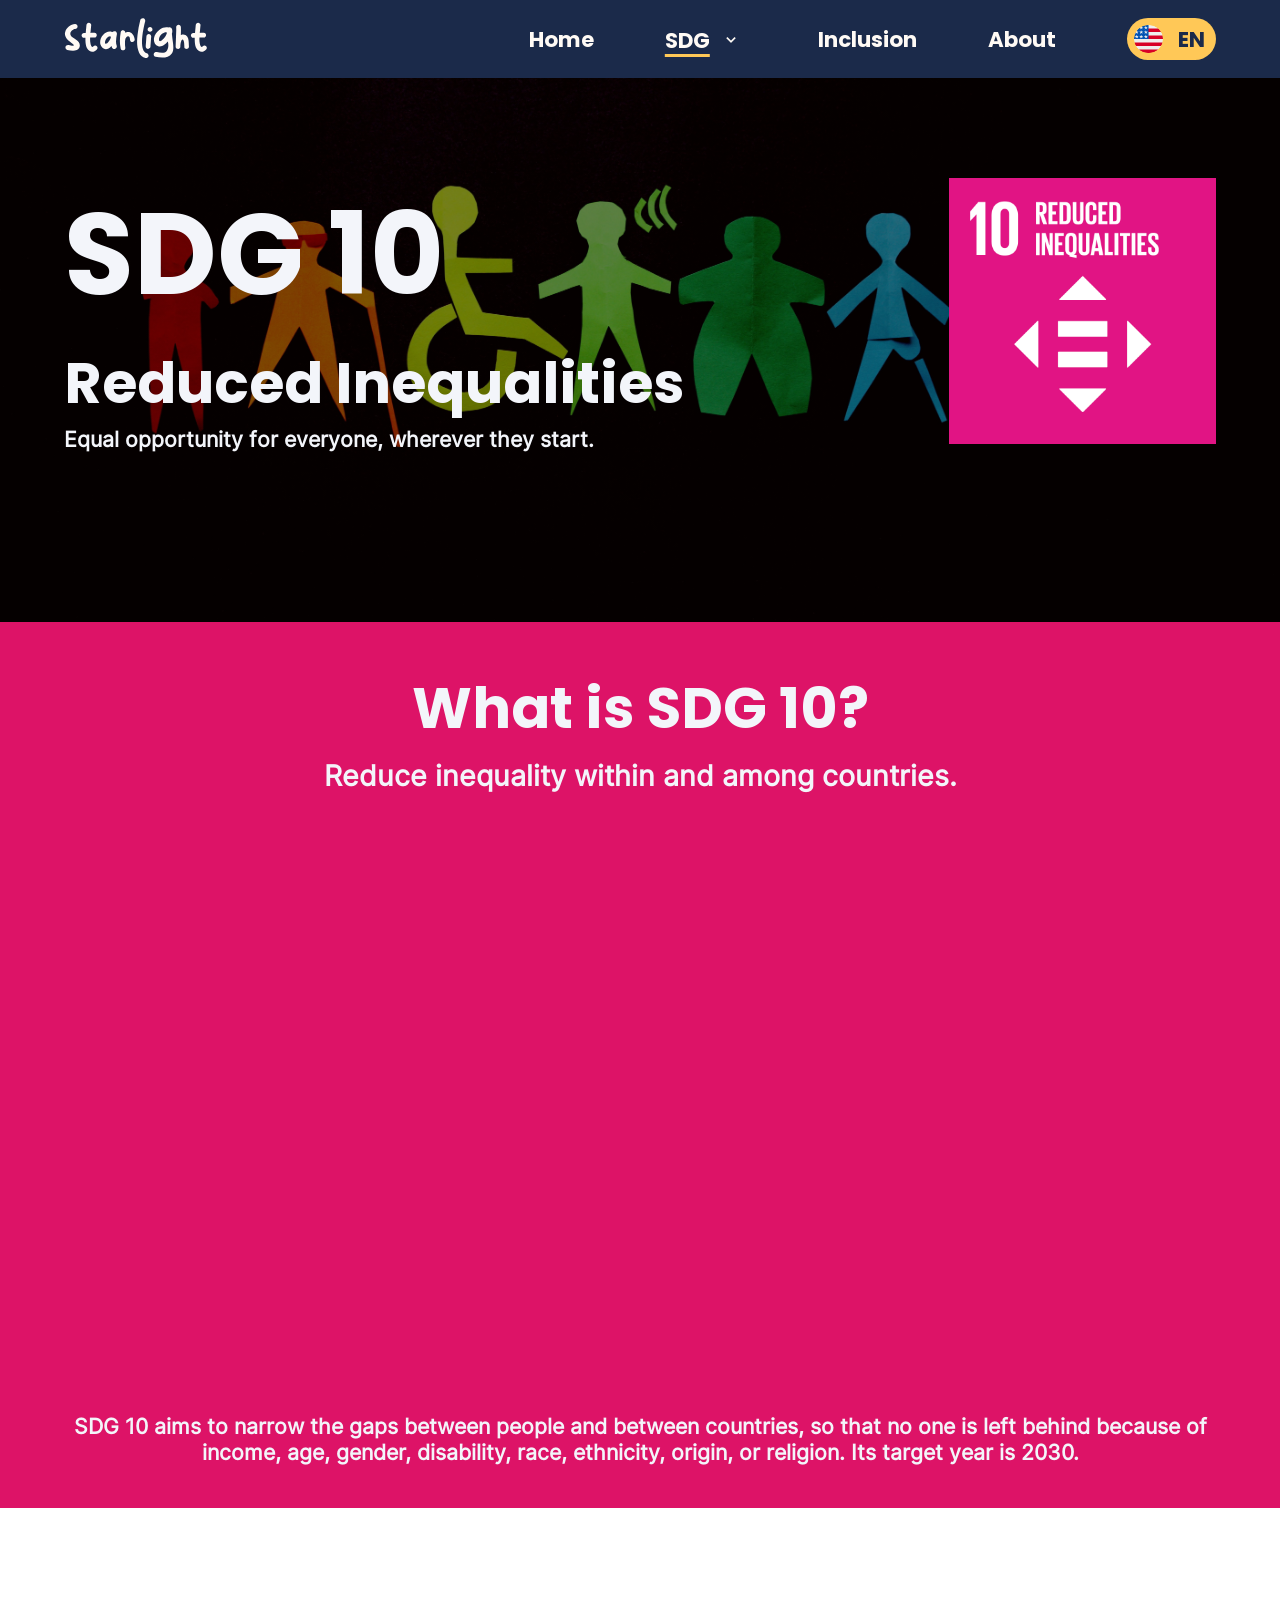
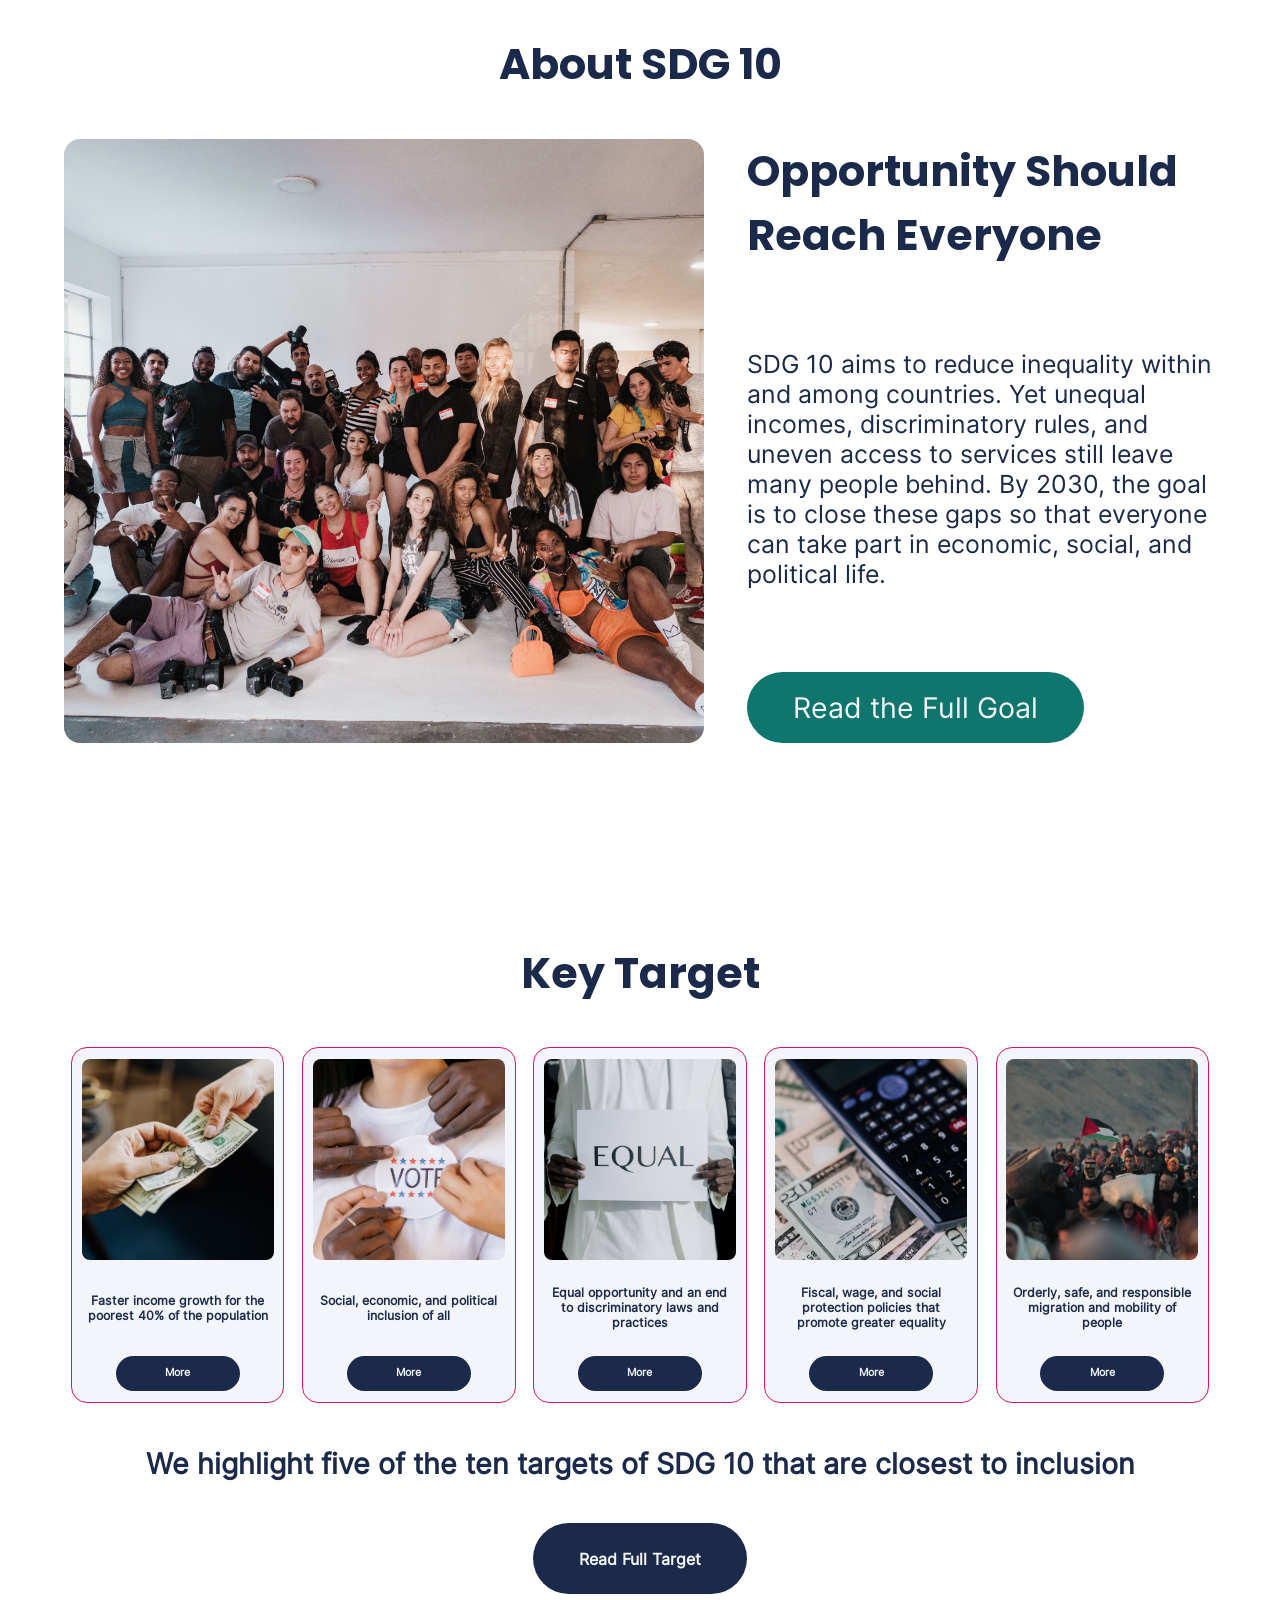
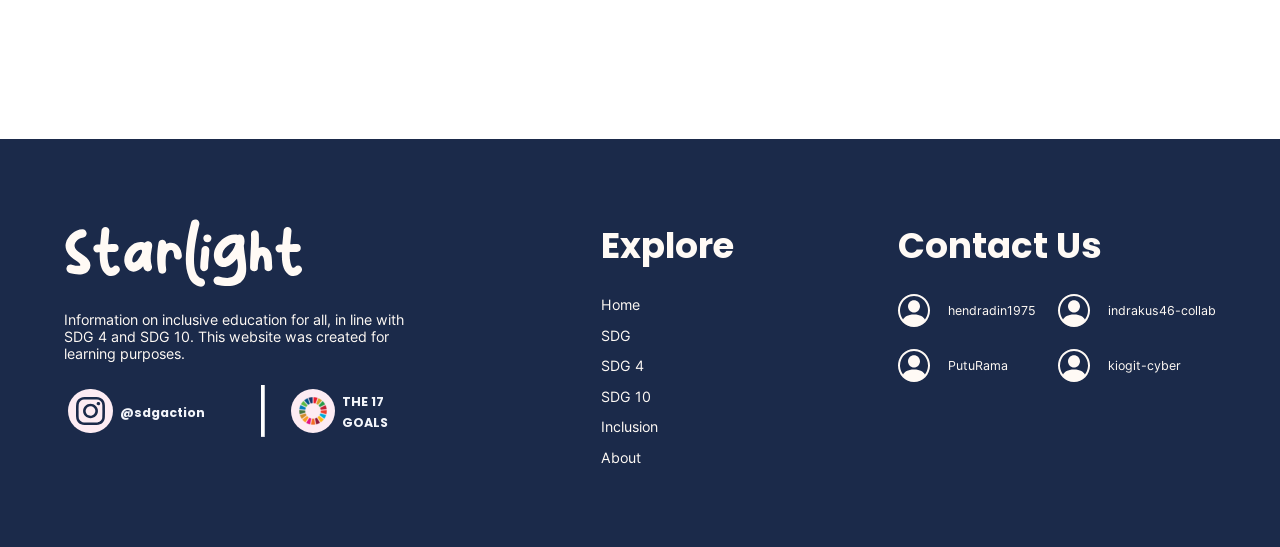
<file: pages/sdgs10.html>
<!doctype html>
<html lang="en">
    <head>
        <meta charset="UTF-8" />
        <meta name="viewport" content="width=device-width, initial-scale=1.0" />
        <title>SDG 10</title>
        <link rel="stylesheet" href="https://unpkg.com/boxicons@2.1.4/css/boxicons.min.css" />
        <link rel="stylesheet" href="../CSS/style.css" />
    </head>
    <body class="sdgs10-page">
        <!-- Navbar -->
        <header>
            <nav class="container-navbar">
                <div class="container">
                    <div class="flex">
                        <div class="navbar-logo">
                            <img
                                src="../assets/starlight-logo-light.svg"
                                alt="Starlight"
                            />
                        </div>
                        <button class="nav-toggle" type="button" aria-label="Open menu" aria-controls="primary-navigation" aria-expanded="false">
                            <i class="bx bx-menu" aria-hidden="true"></i>
                        </button>
                        <ul class="container-menu" id="primary-navigation">
                            <li>
                                <a href="../index.html">
                                    <span class="en">Home</span>
                                    <span class="id">Beranda</span>
                                </a>
                            </li>
                            <li class="dropdown">
                                <a href="sdgs.html" class="active">SDG</a>
                                <button class="dropdown-toggle" type="button" aria-label="Open SDG submenu" aria-controls="sdg-submenu" aria-expanded="false">
                                    <i class="bx bx-chevron-down" aria-hidden="true"></i>
                                </button>
                                <ul class="dropdown-isi" id="sdg-submenu">
                                    <li><a href="sdgs4.html">SDG 4</a></li>
                                    <li><a href="sdgs10.html">SDG 10</a></li>
                                </ul>
                            </li>
                            <li>
                                <a href="inclusive.html">
                                    <span class="en">Inclusion</span>
                                    <span class="id">Inklusi</span>
                                </a>
                            </li>
                            <li>
                                <a href="about.html">
                                    <span class="en">About</span>
                                    <span class="id">Tentang</span>
                                </a>
                            </li>
                            <li>
                                <button type="button" class="lang-btn btn-en">
                                    <img src="../assets/logo-EN.png" alt="" />
                                    <span>EN</span>
                                </button>
                                <button type="button" class="lang-btn btn-id">
                                    <img src="../assets/logo-ID.png" alt="" />
                                    <span>ID</span>
                                </button>
                            </li>
                        </ul>
                    </div>
                </div>
            </nav>
        </header>
        <!-- Navbar -->

        <!-- Hero -->
        <section class="sdg-detail-hero sdgs10-hero">
            <div class="container">
                <div class="flex flex-between">
                    <div class="sdg-detail-hero__text">
                        <h1>SDG 10</h1>
                        <h2>
                            <span class="en">Reduced Inequalities</span>
                            <span class="id">Berkurangnya Ketimpangan</span>
                        </h2>
                        <h3>
                            <span class="en"
                                >Equal opportunity for everyone, wherever they start.</span
                            >
                            <span class="id"
                                >Kesempatan yang setara bagi semua orang, dari mana pun mereka memulai.</span
                            >
                        </h3>
                    </div>
                    <div class="sdg-detail-hero__logo">
                        <img src="../assets/sdg10.png" alt="" />
                    </div>
                </div>
            </div>
        </section>
        <!-- Hero -->

        <!-- What is SDG 10 -->
        <section class="sdg-preview sdg-preview--sdg10">
            <div class="container">
                <div class="flex flex-column">
                    <div class="sdg-preview__text">
                        <h1>What is SDG 10?</h1>
                        <h2>
                            Reduce inequality within and among countries.
                        </h2>
                    </div>
                    <div class="sdg-preview__video">
                        <iframe
                            src="https://www.youtube.com/embed/_z-lj-9PZeQ?si=33zmW0aSZnQqV9b0"
                            title="Quality Education - SDG 4 - Sustainable Development Goals for Kids"
                            allow="
                                accelerometer;
                                clipboard-write;
                                encrypted-media;
                                gyroscope;
                                picture-in-picture;
                                web-share;
                            "
                            referrerpolicy="strict-origin-when-cross-origin"
                            loading="lazy"
                            allowfullscreen
                        >
                        </iframe>
                    </div>
                    <div class="sdg-preview__description">
                        <h1>
                            SDG 10 aims to narrow the gaps between people and between countries, so that no one is left behind because of income, age, gender, disability, race, ethnicity, origin, or religion. Its target year is 2030.
                        </h1>
                    </div>
                </div>
            </div>
        </section>
        <!-- What is SDG 10 -->

        <!-- Article -->
        <section class="sdg-article">
            <div class="container">
                <div class="flex flex-column">
                    <h1>
                        <span class="en">About SDG 10</span>
                        <span class="id">Tentang SDG 10</span>
                    </h1>
                    <div class="sdg-article__content">
                        <div class="sdg-article__photo">
                            <img class="image-cover" src="../images/sdgs10/about.jpg" alt="" />
                        </div>
                        <div class="sdg-article__text">
                            <h1>
                                <span class="en"
                                    >Opportunity Should Reach Everyone</span
                                >
                                <span class="id"
                                    >Harus Menjangkau Semua Orang</span
                                >
                            </h1>
                            <p>
                                <span class="en"
                                    >SDG 10 aims to reduce inequality within and among countries. Yet unequal incomes, discriminatory rules, and uneven access to services still leave many people behind. By 2030, the goal is to close these gaps so that everyone can take part in economic, social, and political life.</span
                                >
                                <span class="id"
                                    >SDG 10 bertujuan mengurangi ketimpangan di dalam dan antarnegara. Namun akses layanan yang tidak merata masih membuat banyak orang tertinggal. Pada 2030, kesenjangan ini ditutup agar semua orang dapat ikut serta dalam kehidupan ekonomi, sosial, dan politik.</span
                                >
                            </p>
                            <div class="sdg-article__link button-hover">
                                <a class="button" href="https://sdgs.un.org/goals/goal4">
                                    <span class="en">Read the Full Goal</span>
                                    <span class="id">Baca Tujuan Lengkap</span>
                                </a>
                            </div>
                        </div>
                    </div>
                </div>
            </div>
        </section>
        <!-- Article -->

        <!-- Key Target -->
        <section class="sdg-targets" id="target">
            <div class="container">
                <div class="flex flex-column">
                    <h1>
                        <span class="en">Key Target</span>
                        <span class="id">Target Kunci</span>
                    </h1>
                    <div class="sdg-targets__cards">
                        <!-- Card 1 -->
                        <div class="sdg-target-card sdg-target-card--sdg10">
                            <div class="sdg-target-card__photo">
                                <img class="image-cover" src="../images/sdgs10/target-1.jpg" alt="" />
                            </div>
                            <h2>
                                <span class="en"
                                    >Faster income growth for the poorest 40% of the population</span
                                >
                                <span class="id"
                                    >Pertumbuhan pendapatan yang lebih cepat bagi 40% penduduk termiskin</span
                                >
                            </h2>
                            <div class="sdg-target-card__more button-hover">
                                <a class="button" href="#modal-10-1">
                                    <span class="en">More</span>
                                    <span class="id">Selengkapnya</span>
                                </a>
                            </div>
                        </div>

                        <!-- Card 2 -->
                        <div class="sdg-target-card sdg-target-card--sdg10">
                            <div class="sdg-target-card__photo">
                                <img class="image-cover" src="../images/sdgs10/target-2.jpg" alt="" />
                            </div>
                            <h2>
                                <span class="en"
                                    >Social, economic, and political inclusion of all</span
                                >
                                <span class="id"
                                    >Inklusi sosial, ekonomi, dan politik bagi semua orang</span
                                >
                            </h2>
                            <div class="sdg-target-card__more button-hover">
                                <a class="button" href="#modal-10-2">
                                    <span class="en">More</span>
                                    <span class="id">Selengkapnya</span>
                                </a>
                            </div>
                        </div>

                        <!-- Card 3 -->
                        <div class="sdg-target-card sdg-target-card--sdg10">
                            <div class="sdg-target-card__photo">
                                <img class="image-cover" src="../images/sdgs10/target-3.jpg" alt="" />
                            </div>
                            <h2>
                                <span class="en"
                                    >Equal opportunity and an end to discriminatory laws and practices</span
                                >
                                <span class="id"
                                    >Kesempatan yang setara dan penghapusan hukum serta praktik yang diskriminatif</span
                                >
                            </h2>
                            <div class="sdg-target-card__more button-hover">
                                <a class="button" href="#modal-10-3">
                                    <span class="en">More</span>
                                    <span class="id">Selengkapnya</span>
                                </a>
                            </div>
                        </div>

                        <!-- Card 4 -->
                        <div class="sdg-target-card sdg-target-card--sdg10">
                            <div class="sdg-target-card__photo">
                                <img class="image-cover" src="../images/sdgs10/target-4.jpg" alt="" />
                            </div>
                            <h2>
                                <span class="en"
                                    >Fiscal, wage, and social protection policies that promote greater equality</span
                                >
                                <span class="id"
                                    >Kebijakan fiskal, upah, dan perlindungan sosial yang mendorong kesetaraan</span
                                >
                            </h2>
                            <div class="sdg-target-card__more button-hover">
                                <a class="button" href="#modal-10-4">
                                    <span class="en">More</span>
                                    <span class="id">Selengkapnya</span>
                                </a>
                            </div>
                        </div>

                        <!-- Card 5 -->
                        <div class="sdg-target-card sdg-target-card--sdg10">
                            <div class="sdg-target-card__photo">
                                <img class="image-cover" src="../images/sdgs10/target-5.jpg" alt="" />
                            </div>
                            <h2>
                                <span class="en"
                                    >Orderly, safe, and responsible migration and mobility of people</span
                                >
                                <span class="id"
                                    >Migrasi dan mobilitas penduduk yang tertib, aman, dan bertanggung jawab</span
                                >
                            </h2>
                            <div class="sdg-target-card__more button-hover">
                                <a class="button" href="#modal-10-5">
                                    <span class="en">More</span>
                                    <span class="id">Selengkapnya</span>
                                </a>
                            </div>
                        </div>
                    </div>
                    <p class="sdg-targets__summary">
                        <span class="en"
                            >We highlight five of the ten targets of SDG 10 that are closest to inclusion</span>
                        <span class="id"
                            >Kami menyoroti lima dari sepuluh target SDG 10 yang paling dekat dengan inklusi</span>
                    </p>
                    <div class="sdg-targets__full-link button-hover">
                        <a class="button" href="https://sdgs.un.org/goals/goal10">
                            <span class="en">Read Full Target</span>
                            <span class="id">Baca Target Lengkap</span>
                        </a>
                    </div>

                    <!-- Pop-Up -->
                    <div class="modal" id="modal-10-1">
                        <div class="modal-bg"></div>
                        <div class="modal-box">
                            <img src="../images/sdgs10/target-1.jpg" alt="">
                            <div class="modal-text">
                                <h3>
                                    <span class="en">Faster income growth for the poorest 40% of the population</span>
                                    <span class="id">Pertumbuhan pendapatan yang lebih cepat bagi 40% penduduk termiskin</span>
                                </h3>
                                <p>
                                    <span class="en">Target 10.1 aims to progressively achieve and sustain income growth of the bottom 40% of the population at a rate higher than the national average by 2030.</span>
                                    <span class="id">Target 10.1 bertujuan mencapai dan mempertahankan pertumbuhan pendapatan 40% penduduk terbawah secara bertahap pada laju yang lebih tinggi dari rata-rata nasional pada 2030.</span>
                                </p>
                                <a class="button modal-close" href="#target">
                                    <span class="en">Close</span>
                                    <span class="id">Tutup</span>
                                </a>
                            </div>
                        </div>
                    </div>
                    <div class="modal" id="modal-10-2">
                        <div class="modal-bg"></div>
                        <div class="modal-box">
                            <img src="../images/sdgs10/target-2.jpg" alt="">
                            <div class="modal-text">
                                <h3>
                                    <span class="en">Social, economic, and political inclusion of all</span>
                                    <span class="id">Inklusi sosial, ekonomi, dan politik bagi semua orang</span>
                                </h3>
                                <p>
                                    <span class="en">Target 10.2 aims to empower and promote the inclusion of everyone by 2030, irrespective of age, sex, disability, race, ethnicity, origin, religion, or economic or other status.</span>
                                    <span class="id">Target 10.2 bertujuan memberdayakan dan mendorong inklusi semua orang pada 2030, tanpa memandang usia, jenis kelamin, disabilitas, ras, etnis, asal-usul, agama, atau status ekonomi maupun status lainnya.</span>
                                </p>
                                <a class="button modal-close" href="#target">
                                    <span class="en">Close</span>
                                    <span class="id">Tutup</span>
                                </a>
                            </div>
                        </div>
                    </div>
            
                    <div class="modal" id="modal-10-3">
                        <div class="modal-bg"></div>
                        <div class="modal-box">
                            <img src="../images/sdgs10/target-3.jpg" alt="">
                            <div class="modal-text">
                                <h3>
                                    <span class="en">Equal opportunity and an end to discriminatory laws and practices</span>
                                    <span class="id">Kesempatan yang setara dan penghapusan hukum serta praktik yang diskriminatif</span>
                                </h3>
                                <p>
                                    <span class="en">Target 10.3 aims to ensure equal opportunity and reduce inequalities of outcome, including by eliminating discriminatory laws, policies, and practices and promoting fair ones.</span>
                                    <span class="id">Target 10.3 bertujuan menjamin kesempatan yang setara dan mengurangi ketimpangan hasil, termasuk dengan menghapus hukum, kebijakan, dan praktik yang diskriminatif serta mendorong yang adil.</span>
                                </p>
                                <a class="button modal-close" href="#target">
                                    <span class="en">Close</span>
                                    <span class="id">Tutup</span>
                                </a>
                            </div>
                        </div>
                    </div>
            
                    <div class="modal" id="modal-10-4">
                        <div class="modal-bg"></div>
                        <div class="modal-box">
                            <img src="../images/sdgs10/target-4.jpg" alt="">
                            <div class="modal-text">
                                <h3>
                                    <span class="en">Fiscal, wage, and social protection policies that promote greater equality</span>
                                    <span class="id">Kebijakan fiskal, upah, dan perlindungan sosial yang mendorong kesetaraan</span>
                                </h3>
                                <p>
                                    <span class="en">Target 10.4 aims to adopt policies, especially fiscal, wage, and social protection policies, that progressively achieve greater equality.</span>
                                    <span class="id">Target 10.4 bertujuan menerapkan kebijakan, terutama kebijakan fiskal, upah, dan perlindungan sosial, yang secara bertahap mewujudkan kesetaraan yang lebih besar.</span>
                                </p>
                                <a class="button modal-close" href="#target">
                                    <span class="en">Close</span>
                                    <span class="id">Tutup</span>
                                </a>
                            </div>
                        </div>
                    </div>
            
                    <div class="modal" id="modal-10-5">
                        <div class="modal-bg"></div>
                        <div class="modal-box">
                            <img src="../images/sdgs10/target-5.jpg" alt="">
                            <div class="modal-text">
                                <h3>
                                    <span class="en">Orderly, safe, and responsible migration and mobility of people</span>
                                    <span class="id">Migrasi dan mobilitas penduduk yang tertib, aman, dan bertanggung jawab</span>
                                </h3>
                                <p>
                                    <span class="en">Target 10.7 aims to facilitate orderly, safe, regular, and responsible migration and mobility of people, including through well-managed migration policies.</span>
                                    <span class="id">Target 10.7 bertujuan memfasilitasi migrasi dan mobilitas penduduk yang tertib, aman, teratur, dan bertanggung jawab, termasuk melalui kebijakan migrasi yang dikelola dengan baik.</span>
                                </p>
                                <a class="modal-close" href="#target">
                                    <span class="en">Close</span>
                                    <span class="id">Tutup</span>
                                </a>
                            </div>
                        </div>
                    </div>
                </div>
            </div>
        </section>
        <!-- Key Target -->

        <!-- Footer -->
        <footer class="container-footer">
            <div class="container">
                <div class="flex flex-between">
                    <div class="footer-left">
                        <div class="logo-starlight">
                            <img
                                src="../assets/starlight-logo-light.svg"
                                alt="Starlight"
                            />
                        </div>
                        <p>
                            <span class="en"
                                >Information on inclusive education for all, in
                                line with SDG 4 and SDG 10. This website was
                                created for learning purposes.</span
                            >
                            <span class="id"
                                >Informasi tentang pendidikan inklusif untuk
                                semua, sejalan dengan SDG 4 dan SDG 10. Website
                                ini dibuat untuk keperluan pembelajaran.</span
                            >
                        </p>
                        <div class="ig-web">
                            <div class="footer-ig">
                                <div class="logo-ig">
                                    <img src="../assets/logo-ig.svg" alt="" />
                                </div>
                                <a
                                    href="https://www.instagram.com/sdgaction/"
                                    target="_blank"
                                >
                                    <span>@sdgaction</span>
                                </a>
                            </div>
                            <div class="separator">
                                <img
                                    src="../assets/logo-separator.png"
                                    alt=""
                                />
                            </div>
                            <div class="footer-web">
                                <div class="logo-sdg">
                                    <img src="../assets/logo-sdg.svg" alt="" />
                                </div>
                                <a
                                    href="https://sdgs.un.org/goals"
                                    target="_blank"
                                >
                                    <span class="en">THE 17 GOALS</span>
                                    <span class="id">17 TUJUAN</span>
                                </a>
                            </div>
                        </div>
                    </div>

                    <nav class="footer-explore">
                        <h2>
                            <span class="en">Explore</span>
                            <span class="id">Jelajahi</span>
                        </h2>
                        <ul class="explore-list">
                            <li>
                                <a href="../index.html"
                                    ><span class="en">Home</span
                                    ><span class="id">Beranda</span></a
                                >
                            </li>
                            <li><a href="sdgs.html">SDG</a></li>
                            <li><a href="sdgs4.html">SDG 4</a></li>
                            <li><a href="sdgs10.html">SDG 10</a></li>
                            <li>
                                <a href="inclusive.html"
                                    ><span class="en">Inclusion</span
                                    ><span class="id">Inklusi</span></a
                                >
                            </li>
                            <li>
                                <a href="about.html"
                                    ><span class="en">About</span
                                    ><span class="id">Tentang</span></a
                                >
                            </li>
                        </ul>
                    </nav>

                    <div class="footer-right">
                        <h2>
                            <span class="en">Contact Us</span>
                            <span class="id">Hubungi Kami</span>
                        </h2>
                        <div class="contacts">
                            <div class="contact-left">
                                <div class="hendra">
                                    <img src="../assets/profile.svg" alt="" />
                                    <a
                                        href="https://github.com/hendradin1975"
                                        target="_blank"
                                        >hendradin1975</a
                                    >
                                </div>
                                <div class="rama">
                                    <img src="../assets/profile.svg" alt="" />
                                    <a
                                        href="https://github.com/PutuRama"
                                        target="_blank"
                                        >PutuRama</a
                                    >
                                </div>
                            </div>
                            <div class="contact-right">
                                <div class="indra">
                                    <img src="../assets/profile.svg" alt="" />
                                    <a
                                        href="https://github.com/indrakus46-collab"
                                        target="_blank"
                                        >indrakus46-collab</a
                                    >
                                </div>
                                <div class="oki">
                                    <img src="../assets/profile.svg" alt="" />
                                    <a
                                        href="https://github.com/kiogit-cyber"
                                        target="_blank"
                                        >kiogit-cyber</a
                                    >
                                </div>
                            </div>
                        </div>
                    </div>
                </div>
            </div>
        </footer>
        <!-- Footer -->

        <!-- javascript -->
        <script src="../JS/script.js"></script>
        <!-- javascript -->
    </body>
</html>
</file>
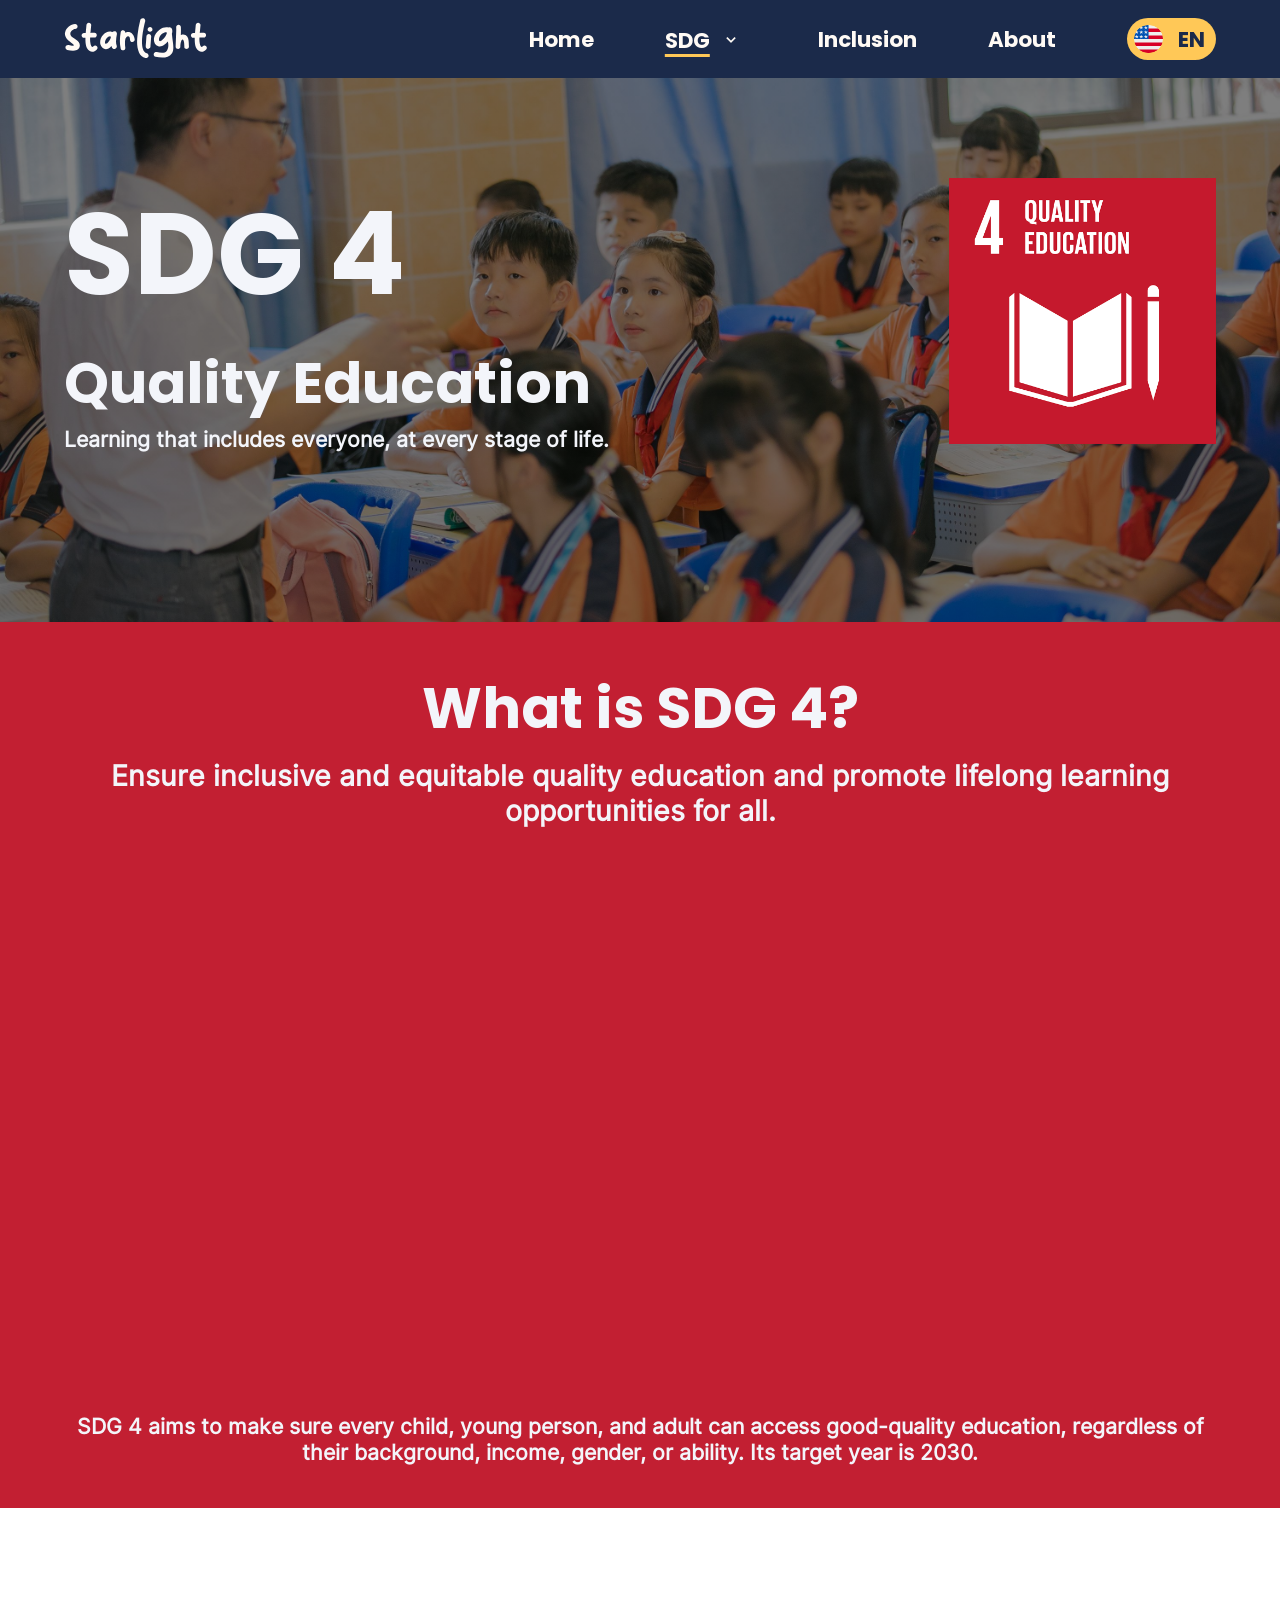
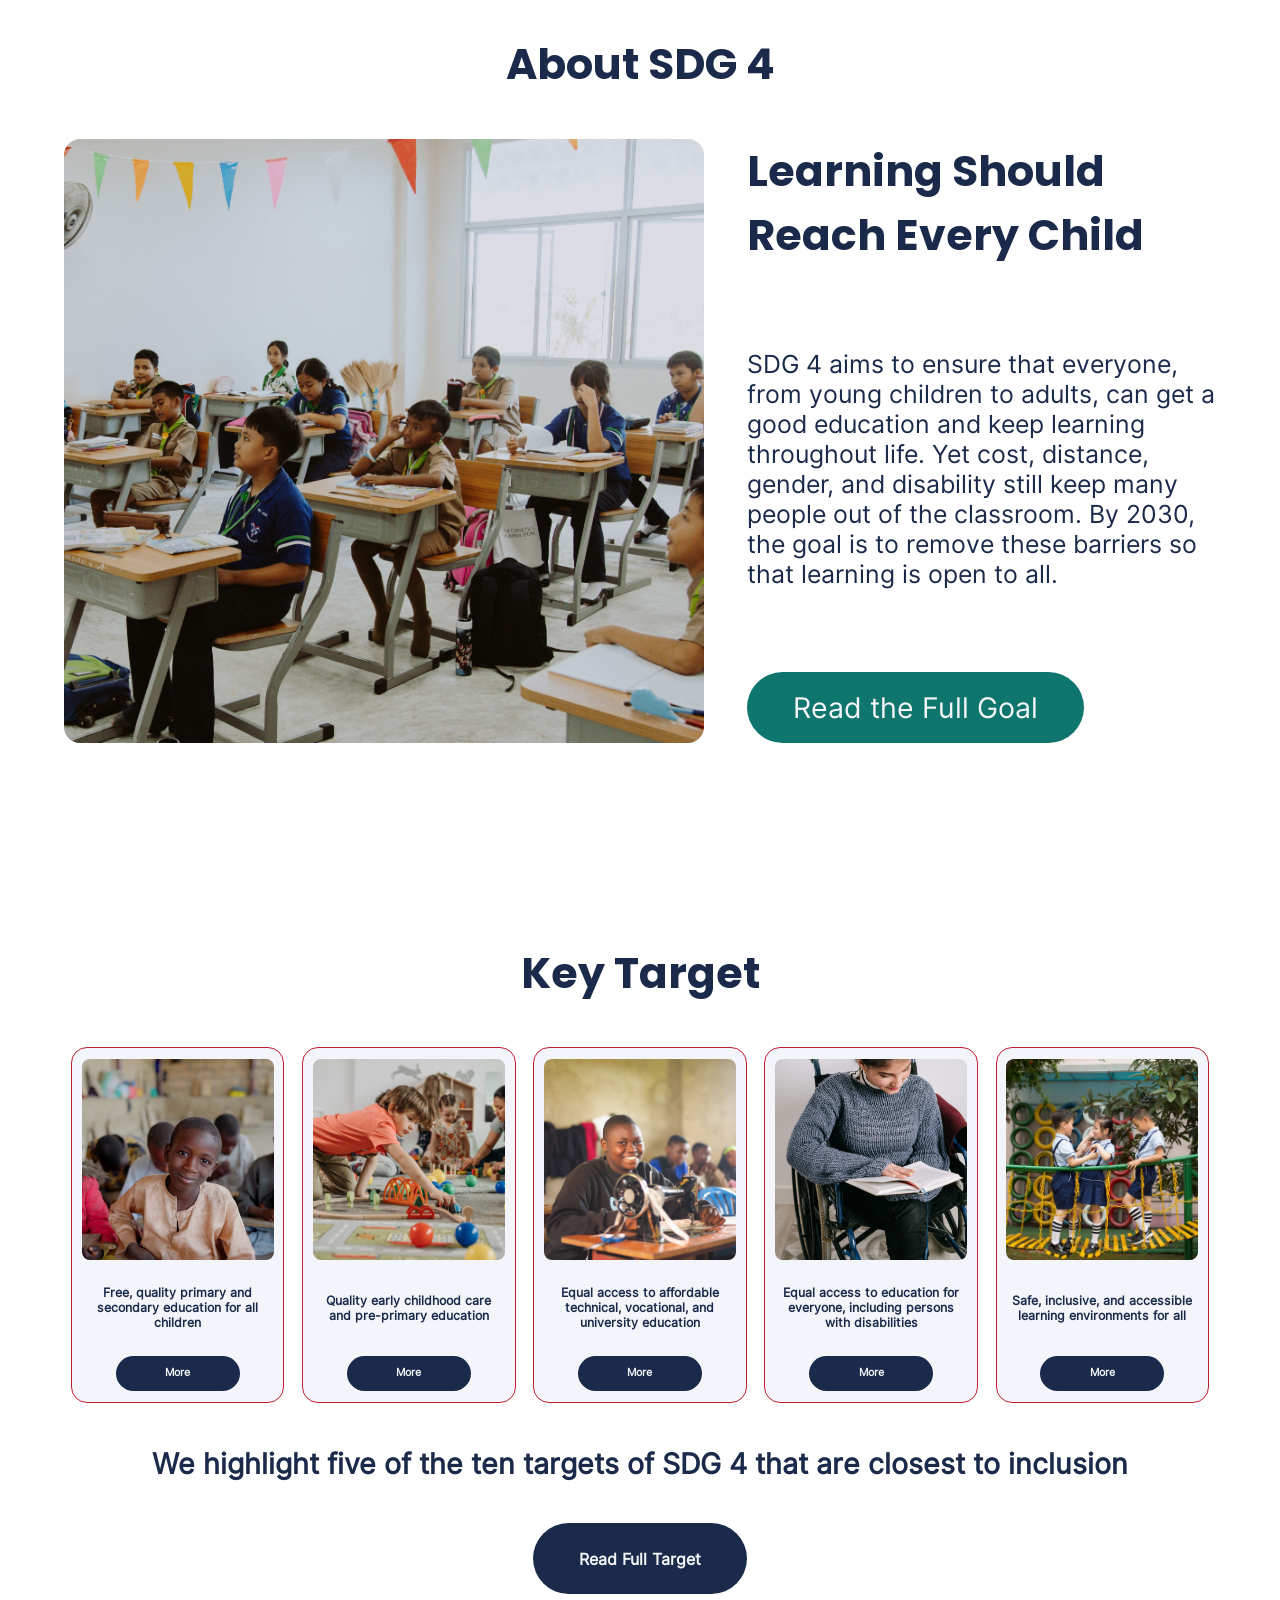
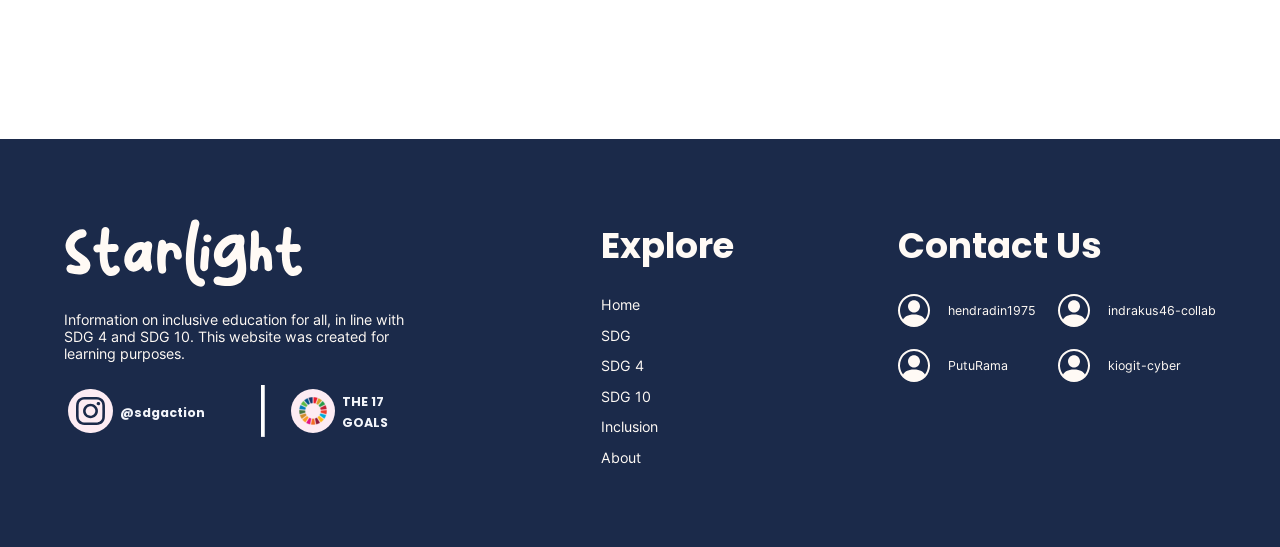
<file: pages/sdgs4.html>
<!doctype html>
<html lang="en">
    <head>
        <meta charset="UTF-8" />
        <meta name="viewport" content="width=device-width, initial-scale=1.0" />
        <title>SDG 4</title>
        <link rel="stylesheet" href="https://unpkg.com/boxicons@2.1.4/css/boxicons.min.css" />
        <link rel="stylesheet" href="../CSS/style.css" />
    </head>
    <body class="sdgs4-page">
        <!-- Navbar -->
        <header>
            <nav class="container-navbar">
                <div class="container">
                    <div class="flex">
                        <div class="navbar-logo">
                            <img
                                src="../assets/starlight-logo-light.svg"
                                alt="Starlight"
                            />
                        </div>
                        <button class="nav-toggle" type="button" aria-label="Open menu" aria-controls="primary-navigation" aria-expanded="false">
                            <i class="bx bx-menu" aria-hidden="true"></i>
                        </button>
                        <ul class="container-menu" id="primary-navigation">
                            <li>
                                <a href="../index.html">
                                    <span class="en">Home</span>
                                    <span class="id">Beranda</span>
                                </a>
                            </li>
                            <li class="dropdown">
                                <a href="sdgs.html" class="active">SDG</a>
                                <button class="dropdown-toggle" type="button" aria-label="Open SDG submenu" aria-controls="sdg-submenu" aria-expanded="false">
                                    <i class="bx bx-chevron-down" aria-hidden="true"></i>
                                </button>
                                <ul class="dropdown-isi" id="sdg-submenu">
                                    <li><a href="sdgs4.html">SDG 4</a></li>
                                    <li><a href="sdgs10.html">SDG 10</a></li>
                                </ul>
                            </li>
                            <li>
                                <a href="inclusive.html">
                                    <span class="en">Inclusion</span>
                                    <span class="id">Inklusi</span>
                                </a>
                            </li>
                            <li>
                                <a href="about.html">
                                    <span class="en">About</span>
                                    <span class="id">Tentang</span>
                                </a>
                            </li>
                            <li>
                                <button type="button" class="lang-btn btn-en">
                                    <img src="../assets/logo-EN.png" alt="" />
                                    <span>EN</span>
                                </button>
                                <button type="button" class="lang-btn btn-id">
                                    <img src="../assets/logo-ID.png" alt="" />
                                    <span>ID</span>
                                </button>
                            </li>
                        </ul>
                    </div>
                </div>
            </nav>
        </header>
        <!-- Navbar -->

        <!-- Hero -->
        <section class="sdg-detail-hero sdgs4-hero">
            <div class="container">
                <div class="flex flex-between">
                    <div class="sdg-detail-hero__text">
                        <h1>SDG 4</h1>
                        <h2>
                            <span class="en">Quality Education</span>
                            <span class="id">Pendidikan Berkualitas</span>
                        </h2>
                        <h3>
                            <span class="en"
                                >Learning that includes everyone, at every stage
                                of life.</span
                            >
                            <span class="id"
                                >Pembelajaran yang mencakup semua orang, di
                                setiap tahapan kehidupan.</span
                            >
                        </h3>
                    </div>
                    <div class="sdg-detail-hero__logo">
                        <img src="../assets/sdg4.png" alt="" />
                    </div>
                </div>
            </div>
        </section>
        <!-- Hero -->

        <!-- What is SDG 4 -->
        <section class="sdg-preview sdg-preview--sdg4">
            <div class="container">
                <div class="flex flex-column">
                    <div class="sdg-preview__text">
                        <h1>What is SDG 4?</h1>
                        <h2>
                            Ensure inclusive and equitable quality education and
                            promote lifelong learning opportunities for all.
                        </h2>
                    </div>
                    <div class="sdg-preview__video">
                        <iframe
                            src="https://www.youtube.com/embed/tlhp3K1veoQ?si=qfjjO2j2e2AOEB9t"
                            title="Quality Education - SDG 4 - Sustainable Development Goals for Kids"
                            allow="
                                accelerometer;
                                clipboard-write;
                                encrypted-media;
                                gyroscope;
                                picture-in-picture;
                                web-share;
                            "
                            referrerpolicy="strict-origin-when-cross-origin"
                            loading="lazy"
                            allowfullscreen
                        >
                        </iframe>
                    </div>
                    <div class="sdg-preview__description">
                        <h1>
                            SDG 4 aims to make sure every child, young person,
                            and adult can access good-quality education,
                            regardless of their background, income, gender, or
                            ability. Its target year is 2030.
                        </h1>
                    </div>
                </div>
            </div>
        </section>
        <!-- What is SDG 4 -->

        <!-- Article -->
        <section class="sdg-article">
            <div class="container">
                <div class="flex flex-column">
                    <h1>
                        <span class="en">About SDG 4</span>
                        <span class="id">Tentang SDG 4</span>
                    </h1>
                    <div class="sdg-article__content">
                        <div class="sdg-article__photo">
                            <img class="image-cover" src="../images/sdgs4/about.jpg" alt="" />
                        </div>
                        <div class="sdg-article__text">
                            <h1>
                                <span class="en"
                                    >Learning Should Reach Every Child</span
                                >
                                <span class="id"
                                    >Harus Menjangkau Setiap Anak</span
                                >
                            </h1>
                            <p>
                                <span class="en"
                                    >SDG 4 aims to ensure that everyone, from
                                    young children to adults, can get a good
                                    education and keep learning throughout life.
                                    Yet cost, distance, gender, and disability
                                    still keep many people out of the classroom.
                                    By 2030, the goal is to remove these
                                    barriers so that learning is open to
                                    all.</span
                                >
                                <span class="id"
                                    >SDG 4 bertujuan memastikan semua orang,
                                    dari anak-anak hingga dewasa, memperoleh
                                    pendidikan yang baik dan terus belajar
                                    sepanjang hayat. Namun biaya, jarak, gender,
                                    dan disabilitas masih menghalangi banyak
                                    orang bersekolah. Pada 2030, hambatan ini
                                    dihapus agar belajar terbuka bagi
                                    semua.</span
                                >
                            </p>
                            <div class="sdg-article__link button-hover">
                                <a class="button" href="https://sdgs.un.org/goals/goal4">
                                    <span class="en">Read the Full Goal</span>
                                    <span class="id">Baca Tujuan Lengkap</span>
                                </a>
                            </div>
                        </div>
                    </div>
                </div>
            </div>
        </section>
        <!-- Article -->

        <!-- Key Target -->
        <section class="sdg-targets" id="target">
            <div class="container">
                <div class="flex flex-column">
                    <h1>
                        <span class="en">Key Target</span>
                        <span class="id">Target Kunci</span>
                    </h1>
                    <div class="sdg-targets__cards">
                        <!-- Card 1 -->
                        <div class="sdg-target-card sdg-target-card--sdg4">
                            <div class="sdg-target-card__photo">
                                <img
                                    class="image-cover" class="image-cover" src="../images/sdgs4/target-1.jpg" alt="" />
                            </div>
                            <h2>
                                <span class="en"
                                    >Free, quality primary and secondary
                                    education for all children</span
                                >
                                <span class="id"
                                    >Pendidikan dasar dan menengah yang gratis
                                    dan berkualitas bagi semua anak</span
                                >
                            </h2>
                            <div class="sdg-target-card__more button-hover">
                                <a class="button" href="#modal-4-1">
                                    <span class="en">More</span>
                                    <span class="id">Selengkapnya</span>
                                </a>
                            </div>
                        </div>

                        <!-- Card 2 -->
                        <div class="sdg-target-card sdg-target-card--sdg4">
                            <div class="sdg-target-card__photo">
                                <img class="image-cover" src="../images/sdgs4/target-2.jpg" alt="" />
                            </div>
                            <h2>
                                <span class="en"
                                    >Quality early childhood care and
                                    pre-primary education</span
                                >
                                <span class="id"
                                    >Pengasuhan dan pendidikan anak usia dini
                                    yang berkualitas</span
                                >
                            </h2>
                            <div class="sdg-target-card__more button-hover">
                                <a class="button" href="#modal-4-2">
                                    <span class="en">More</span>
                                    <span class="id">Selengkapnya</span>
                                </a>
                            </div>
                        </div>

                        <!-- Card 3 -->
                        <div class="sdg-target-card sdg-target-card--sdg4">
                            <div class="sdg-target-card__photo">
                                <img class="image-cover" src="../images/sdgs4/target-3.jpg" alt="" />
                            </div>
                            <h2>
                                <span class="en"
                                    >Equal access to affordable technical,
                                    vocational, and university education</span
                                >
                                <span class="id"
                                    >Akses setara ke pendidikan teknik,
                                    kejuruan, dan perguruan tinggi yang
                                    terjangkau</span
                                >
                            </h2>
                            <div class="sdg-target-card__more button-hover">
                                <a class="button" href="#modal-4-3">
                                    <span class="en">More</span>
                                    <span class="id">Selengkapnya</span>
                                </a>
                            </div>
                        </div>

                        <!-- Card 4 -->
                        <div class="sdg-target-card sdg-target-card--sdg4">
                            <div class="sdg-target-card__photo">
                                <img class="image-cover" src="../images/sdgs4/target-4.jpg" alt="" />
                            </div>
                            <h2>
                                <span class="en"
                                    >Equal access to education for everyone,
                                    including persons with disabilities</span
                                >
                                <span class="id"
                                    >Akses pendidikan yang setara bagi semua
                                    orang, termasuk penyandang disabilitas</span
                                >
                            </h2>
                            <div class="sdg-target-card__more button-hover">
                                <a class="button" href="#modal-4-4">
                                    <span class="en">More</span>
                                    <span class="id">Selengkapnya</span>
                                </a>
                            </div>
                        </div>

                        <!-- Card 5 -->
                        <div class="sdg-target-card sdg-target-card--sdg4">
                            <div class="sdg-target-card__photo">
                                <img class="image-cover" src="../images/sdgs4/target-5.jpg" alt="" />
                            </div>
                            <h2>
                                <span class="en"
                                    >Safe, inclusive, and accessible learning
                                    environments for all</span
                                >
                                <span class="id"
                                    >Lingkungan belajar yang aman, inklusif, dan
                                    mudah diakses oleh semua orang</span
                                >
                            </h2>
                            <div class="sdg-target-card__more button-hover">
                                <a class="button" href="#modal-4-5">
                                    <span class="en">More</span>
                                    <span class="id">Selengkapnya</span>
                                </a>
                            </div>
                        </div>
                    </div>
                    <p class="sdg-targets__summary">
                        <span class="en"
                            >We highlight five of the ten targets of SDG 4 that
                            are closest to inclusion</span
                        >
                        <span class="id"
                            >Kami menyoroti lima dari sepuluh target SDG 4 yang
                            paling dekat dengan inklusi</span
                        >
                    </p>
                    <div class="sdg-targets__full-link button-hover">
                        <a class="button" href="https://sdgs.un.org/goals/goal4">
                            <span class="en">Read Full Target</span>
                            <span class="id">Baca Target Lengkap</span>
                        </a>
                    </div>

                    <!-- Pop-Up -->
                    <!-- Modal 4.1 -->
                    <div class="modal" id="modal-4-1">
                        <div class="modal-bg"></div>
                        <div class="modal-box">
                            <img src="../images/sdgs4/target-1.jpg" alt="" />
                            <div class="modal-text">
                                <h3>
                                    <span class="en"
                                        >Free, quality primary and secondary
                                        education for all children</span
                                    >
                                    <span class="id"
                                        >Pendidikan dasar dan menengah yang
                                        gratis dan berkualitas bagi semua
                                        anak</span
                                    >
                                </h3>
                                <p>
                                    <span class="en"
                                        >Target 4.1 aims to ensure that all
                                        girls and boys complete free, equitable,
                                        and quality primary and secondary
                                        education leading to relevant and
                                        effective learning outcomes.</span
                                    >
                                    <span class="id"
                                        >Target 4.1 bertujuan memastikan bahwa
                                        semua anak perempuan dan laki-laki
                                        menyelesaikan pendidikan dasar dan
                                        menengah yang gratis, setara, dan
                                        berkualitas yang mengarah pada hasil
                                        belajar yang relevan dan efektif.</span
                                    >
                                </p>
                                <a class="modal-close" href="#target">
                                    <span class="en">Close</span>
                                    <span class="id">Tutup</span>
                                </a>
                            </div>
                        </div>
                    </div>

                    <!-- Modal 4.2 -->
                    <div class="modal" id="modal-4-2">
                        <div class="modal-bg"></div>
                        <div class="modal-box">
                            <img class="image-cover" src="../images/sdgs4/target-1.jpg" alt="" />
                            <div class="modal-text">
                                <h3>
                                    <span class="en"
                                        >Free, quality primary and secondary
                                        education for all children</span
                                    >
                                    <span class="id"
                                        >Pendidikan dasar dan menengah yang
                                        gratis dan berkualitas bagi semua
                                        anak</span
                                    >
                                </h3>
                                <p>
                                    <span class="en"
                                        >Target 4.1 aims to ensure that all
                                        girls and boys complete free, equitable,
                                        and quality primary and secondary
                                        education leading to relevant and
                                        effective learning outcomes.</span
                                    >
                                    <span class="id"
                                        >Target 4.1 bertujuan memastikan bahwa
                                        semua anak perempuan dan laki-laki
                                        menyelesaikan pendidikan dasar dan
                                        menengah yang gratis, setara, dan
                                        berkualitas yang mengarah pada hasil
                                        belajar yang relevan dan efektif.</span
                                    >
                                </p>
                                <a class="button modal-close" href="#target">
                                    <span class="en">Close</span>
                                    <span class="id">Tutup</span>
                                </a>
                            </div>
                        </div>
                    </div>
                    <div class="modal" id="modal-4-3">
                        <div class="modal-box">
                            <img class="image-cover" src="../images/sdgs4/target-2.jpg" alt="" />
                            <div class="modal-text">
                                <h3>
                                    <span class="en"
                                        >Quality early childhood care and
                                        pre-primary education</span
                                    >
                                    <span class="id"
                                        >Pengasuhan dan pendidikan anak usia
                                        dini yang berkualitas</span
                                    >
                                </h3>
                                <p>
                                    <span class="en"
                                        >Target 4.2 aims to ensure that all
                                        girls and boys have access to quality
                                        early childhood development, care, and
                                        pre-primary education so that they are
                                        ready for primary education.</span
                                    >
                                    <span class="id"
                                        >Target 4.2 bertujuan memastikan bahwa
                                        semua anak perempuan dan laki-laki
                                        memiliki akses terhadap perkembangan
                                        anak usia dini, pengasuhan, dan
                                        pendidikan prasekolah yang berkualitas,
                                        sehingga mereka siap untuk pendidikan
                                        dasar.</span
                                    >
                                </p>
                                <a class="button modal-close" href="#target">
                                    <span class="en">Close</span>
                                    <span class="id">Tutup</span>
                                </a>
                            </div>
                        </div>
                    </div>
                    <div class="modal" id="modal-4-3">
                        <div class="modal-box">
                            <img class="image-cover" src="../images/sdgs4/target-3.jpg" alt="" />
                            <div class="modal-text">
                                <h3>
                                    <span class="en"
                                        >Equal access to affordable technical,
                                        vocational, and university
                                        education</span
                                    >
                                    <span class="id"
                                        >Akses setara ke pendidikan teknik,
                                        kejuruan, dan perguruan tinggi yang
                                        terjangkau</span
                                    >
                                </h3>
                                <p>
                                    <span class="en"
                                        >Target 4.3 aims to ensure equal access
                                        for all women and men to affordable and
                                        quality technical, vocational, and
                                        tertiary education, including
                                        university.</span
                                    >
                                    <span class="id"
                                        >Target 4.3 bertujuan menjamin akses
                                        yang setara bagi semua perempuan dan
                                        laki-laki terhadap pendidikan teknik,
                                        kejuruan, dan tersier, termasuk
                                        universitas, yang terjangkau dan
                                        berkualitas.</span
                                    >
                                </p>
                                <a class="button modal-close" href="#target">
                                    <span class="en">Close</span>
                                    <span class="id">Tutup</span>
                                </a>
                            </div>
                        </div>
                    </div>
                    <div class="modal" id="modal-4-4">
                        <div class="modal-box">
                            <img class="image-cover" src="../images/sdgs4/target-4.jpg" alt="" />
                            <div class="modal-text">
                                <h3>
                                    <span class="en"
                                        >Equal access to education for everyone,
                                        including persons with
                                        disabilities</span
                                    >
                                    <span class="id"
                                        >Akses pendidikan yang setara bagi semua
                                        orang, termasuk penyandang
                                        disabilitas</span
                                    >
                                </h3>
                                <p>
                                    <span class="en"
                                        >Target 4.5 aims to eliminate gender
                                        disparities in education and ensure
                                        equal access to all levels of education
                                        and vocational training for the
                                        vulnerable, including persons with
                                        disabilities, indigenous peoples, and
                                        children in vulnerable situations.</span
                                    >
                                    <span class="id"
                                        >Target 4.5 bertujuan menghilangkan
                                        disparitas gender dalam pendidikan dan
                                        memastikan akses yang setara ke semua
                                        tingkat pendidikan dan pelatihan
                                        kejuruan bagi kelompok rentan, termasuk
                                        penyandang disabilitas, masyarakat adat,
                                        dan anak-anak dalam situasi
                                        rentan.</span
                                    >
                                </p>
                                <a class="button modal-close" href="#target">
                                    <span class="en">Close</span>
                                    <span class="id">Tutup</span>
                                </a>
                            </div>
                        </div>
                    </div>
                    <div class="modal" id="modal-4-5">
                        <div class="modal-box">
                            <img class="image-cover" src="../images/sdgs4/target-5.jpg" alt="" />
                            <div class="modal-text">
                                <h3>
                                    <span class="en"
                                        >Safe, inclusive, and accessible
                                        learning environments for all</span
                                    >
                                    <span class="id"
                                        >Lingkungan belajar yang aman, inklusif,
                                        dan mudah diakses oleh semua orang</span
                                    >
                                </h3>
                                <p>
                                    <span class="en"
                                        >Target 4.a aims to build and upgrade
                                        education facilities that are child,
                                        disability, and gender sensitive and
                                        provide safe, non-violent, inclusive,
                                        and effective learning environments for
                                        all.</span
                                    >
                                    <span class="id"
                                        >Target 4.a bertujuan membangun dan
                                        meningkatkan fasilitas pendidikan yang
                                        ramah anak, disabilitas, dan gender,
                                        serta menyediakan lingkungan belajar
                                        yang aman, bebas dari kekerasan,
                                        inklusif, dan efektif bagi semua
                                        orang.</span
                                    >
                                </p>
                                <a class="modal-close" href="#target">
                                    <span class="en">Close</span>
                                    <span class="id">Tutup</span>
                                </a>
                            </div>
                        </div>
                    </div>

                    <!-- Modal 4.3 -->
                    <div class="modal" id="modal-4-3">
                        <div class="modal-bg"></div>
                        <div class="modal-box">
                            <img src="../images/sdgs4/target-3.jpg" alt="" />
                            <div class="modal-text">
                                <h3>
                                    <span class="en"
                                        >Equal access to affordable technical,
                                        vocational, and university
                                        education</span
                                    >
                                    <span class="id"
                                        >Akses setara ke pendidikan teknik,
                                        kejuruan, dan perguruan tinggi yang
                                        terjangkau</span
                                    >
                                </h3>
                                <p>
                                    <span class="en"
                                        >Target 4.3 aims to ensure equal access
                                        for all women and men to affordable and
                                        quality technical, vocational, and
                                        tertiary education, including
                                        university.</span
                                    >
                                    <span class="id"
                                        >Target 4.3 bertujuan menjamin akses
                                        yang setara bagi semua perempuan dan
                                        laki-laki terhadap pendidikan teknik,
                                        kejuruan, dan tersier, termasuk
                                        universitas, yang terjangkau dan
                                        berkualitas.</span
                                    >
                                </p>
                                <a class="modal-close" href="#target">
                                    <span class="en">Close</span>
                                    <span class="id">Tutup</span>
                                </a>
                            </div>
                        </div>
                    </div>

                    <!-- Modal 4.4 -->
                    <div class="modal" id="modal-4-4">
                        <div class="modal-bg"></div>
                        <div class="modal-box">
                            <img src="../images/sdgs4/target-4.jpg" alt="" />
                            <div class="modal-text">
                                <h3>
                                    <span class="en"
                                        >Equal access to education for everyone,
                                        including persons with
                                        disabilities</span
                                    >
                                    <span class="id"
                                        >Akses pendidikan yang setara bagi semua
                                        orang, termasuk penyandang
                                        disabilitas</span
                                    >
                                </h3>
                                <p>
                                    <span class="en"
                                        >Target 4.5 aims to eliminate gender
                                        disparities in education and ensure
                                        equal access to all levels of education
                                        and vocational training for the
                                        vulnerable, including persons with
                                        disabilities, indigenous peoples, and
                                        children in vulnerable situations.</span
                                    >
                                    <span class="id"
                                        >Target 4.5 bertujuan menghilangkan
                                        disparitas gender dalam pendidikan dan
                                        memastikan akses yang setara ke semua
                                        tingkat pendidikan dan pelatihan
                                        kejuruan bagi kelompok rentan, termasuk
                                        penyandang disabilitas, masyarakat adat,
                                        dan anak-anak dalam situasi
                                        rentan.</span
                                    >
                                </p>
                                <a class="modal-close" href="#target">
                                    <span class="en">Close</span>
                                    <span class="id">Tutup</span>
                                </a>
                            </div>
                        </div>
                    </div>

                    <!-- Modal 4.5 -->
                    <div class="modal" id="modal-4-5">
                        <div class="modal-bg"></div>
                        <div class="modal-box">
                            <img src="../images/sdgs4/target-5.jpg" alt="" />
                            <div class="modal-text">
                                <h3>
                                    <span class="en"
                                        >Safe, inclusive, and accessible
                                        learning environments for all</span
                                    >
                                    <span class="id"
                                        >Lingkungan belajar yang aman, inklusif,
                                        dan mudah diakses oleh semua orang</span
                                    >
                                </h3>
                                <p>
                                    <span class="en"
                                        >Target 4.a aims to build and upgrade
                                        education facilities that are child,
                                        disability, and gender sensitive and
                                        provide safe, non-violent, inclusive,
                                        and effective learning environments for
                                        all.</span
                                    >
                                    <span class="id"
                                        >Target 4.a bertujuan membangun dan
                                        meningkatkan fasilitas pendidikan yang
                                        ramah anak, disabilitas, dan gender,
                                        serta menyediakan lingkungan belajar
                                        yang aman, bebas dari kekerasan,
                                        inklusif, dan efektif bagi semua
                                        orang.</span
                                    >
                                </p>
                                <a class="modal-close" href="#target">
                                    <span class="en">Close</span>
                                    <span class="id">Tutup</span>
                                </a>
                            </div>
                        </div>
                    </div>
                </div>
            </div>
        </section>
        <!-- Key Target -->

        <!-- Footer -->
        <footer class="container-footer">
            <div class="container">
                <div class="flex flex-between">
                    <div class="footer-left">
                        <div class="logo-starlight">
                            <img
                                src="../assets/starlight-logo-light.svg"
                                alt="Starlight"
                            />
                        </div>
                        <p>
                            <span class="en"
                                >Information on inclusive education for all, in
                                line with SDG 4 and SDG 10. This website was
                                created for learning purposes.</span
                            >
                            <span class="id"
                                >Informasi tentang pendidikan inklusif untuk
                                semua, sejalan dengan SDG 4 dan SDG 10. Website
                                ini dibuat untuk keperluan pembelajaran.</span
                            >
                        </p>
                        <div class="ig-web">
                            <div class="footer-ig">
                                <div class="logo-ig">
                                    <img src="../assets/logo-ig.svg" alt="" />
                                </div>
                                <a
                                    href="https://www.instagram.com/sdgaction/"
                                    target="_blank"
                                >
                                    <span>@sdgaction</span>
                                </a>
                            </div>
                            <div class="separator">
                                <img
                                    src="../assets/logo-separator.png"
                                    alt=""
                                />
                            </div>
                            <div class="footer-web">
                                <div class="logo-sdg">
                                    <img src="../assets/logo-sdg.svg" alt="" />
                                </div>
                                <a
                                    href="https://sdgs.un.org/goals"
                                    target="_blank"
                                >
                                    <span class="en">THE 17 GOALS</span>
                                    <span class="id">17 TUJUAN</span>
                                </a>
                            </div>
                        </div>
                    </div>

                    <nav class="footer-explore">
                        <h2>
                            <span class="en">Explore</span>
                            <span class="id">Jelajahi</span>
                        </h2>
                        <ul class="explore-list">
                            <li>
                                <a href="../index.html"
                                    ><span class="en">Home</span
                                    ><span class="id">Beranda</span></a
                                >
                            </li>
                            <li><a href="sdgs.html">SDG</a></li>
                            <li><a href="sdgs4.html">SDG 4</a></li>
                            <li><a href="sdgs10.html">SDG 10</a></li>
                            <li>
                                <a href="inclusive.html"
                                    ><span class="en">Inclusion</span
                                    ><span class="id">Inklusi</span></a
                                >
                            </li>
                            <li>
                                <a href="about.html"
                                    ><span class="en">About</span
                                    ><span class="id">Tentang</span></a
                                >
                            </li>
                        </ul>
                    </nav>

                    <div class="footer-right">
                        <h2>
                            <span class="en">Contact Us</span>
                            <span class="id">Hubungi Kami</span>
                        </h2>
                        <div class="contacts">
                            <div class="contact-left">
                                <div class="hendra">
                                    <img src="../assets/profile.svg" alt="" />
                                    <a
                                        href="https://github.com/hendradin1975"
                                        target="_blank"
                                        >hendradin1975</a
                                    >
                                </div>
                                <div class="rama">
                                    <img src="../assets/profile.svg" alt="" />
                                    <a
                                        href="https://github.com/PutuRama"
                                        target="_blank"
                                        >PutuRama</a
                                    >
                                </div>
                            </div>
                            <div class="contact-right">
                                <div class="indra">
                                    <img src="../assets/profile.svg" alt="" />
                                    <a
                                        href="https://github.com/indrakus46-collab"
                                        target="_blank"
                                        >indrakus46-collab</a
                                    >
                                </div>
                                <div class="oki">
                                    <img src="../assets/profile.svg" alt="" />
                                    <a
                                        href="https://github.com/kiogit-cyber"
                                        target="_blank"
                                        >kiogit-cyber</a
                                    >
                                </div>
                            </div>
                        </div>
                    </div>
                </div>
            </div>
        </footer>
        <!-- Footer -->

        <!-- javascript -->
        <script src="../JS/script.js"></script>
        <!-- javascript -->
    </body>
</html>
</file>
<file: CSS/style.css>
:root {
    /* Warna */
    --color-primary: #1b2a4a;
    --color-sdg4: #c21f32;
    --color-sdg10: #dd1367;
    --color-support: #0f766e;
    --color-highlight: #ffc857;
    --color-bg: #fffaf5;
    --color-bg-section: #f3f5fa;
    --color-bg-sdg10: #fdecf3;
    --color-text: #1f2430;
    --color-on-dark: #fffaf5;
    --color-white: #fff;
    --color-surface: #fff;
    --color-text-muted: #485267;
    --color-border: #dce1ea;
    --color-surface-dark: #223457;
    --ab-ink-rgb: 31, 36, 48;
    --ab-navy-rgb: 27, 42, 74;
    /* Teks di atas navy, merah, pink, atau teal */

    /* Figma desktop scale only; responsive sizes use stable CSS units instead. */
    --u: min(100vw / 1440, 1px);

    /* Font */
    --font-heading: "Poppins", Arial, sans-serif;
    --font-body: "Inter", Arial, sans-serif;

    /* Ukuran teks */
    --text-sm: 0.9375rem;
    --text-base: 1rem;
    --text-md: clamp(1rem, 0.9rem + 0.5vw, 1.125rem);
    --text-lg: clamp(1.125rem, 1rem + 0.5vw, 1.25rem);
    --text-h3: clamp(1.5rem, 1rem + 1.5vw, 2rem);
    --text-h2: clamp(1.75rem, 1rem + 2.5vw, 3rem);
    --text-h1: clamp(2rem, 1rem + 4vw, 3.5rem);

    /* Jarak */
    --space-1: 0.5rem;
    /* 8px */
    --space-2: 1rem;
    /* 16px */
    --space-3: 1.5rem;
    /* 24px */
    --space-4: 2.5rem;
    /* 40px */
    --space-5: 4rem;
    /* 64px */

    /* Bentuk */
    --radius-sm: 8px;
    --radius-md: 16px;
    --radius-lg: 28px;
    --radius-xl: 40px;
    --radius-pill: 999px;
    --shadow: 0 4px 12px rgba(0, 0, 0, 0.15);

    /* Layout */
    --container: 1200px;
    --container-gutter: clamp(24px, 5vw, 80px);
    --container-inset: max(var(--container-gutter), calc((100% - var(--container)) / 2));
    --ab-pad: var(--container-inset);
}

/* Font Default */
@font-face {
    font-family: "Poppins";
    src: url(../fonts/Poppins-Bold.ttf);
    font-weight: 700;
    font-display: swap;
}
@font-face {
    font-family: "Inter";
    src: url(../fonts/Inter-Regular.otf);
    font-weight: 400;
    font-display: swap;
}
/* Font Default */

/* Konfigurasi Tag HTML */
* {
    box-sizing: border-box;
    margin: 0;
    padding: 0;
}
body {
    font-family: var(--font-body);
    color: var(--color-text);
}
h1,
h2,
h3 {
    font-family: var(--font-heading);
}
img {
    display: block;
    max-width: 100%;
}
button {
    font: inherit;
    cursor: pointer;
}
a:focus-visible {
    outline: 3px solid var(--color-highlight);
    outline-offset: 3px;
}
button:focus-visible {
    outline: 3px solid var(--color-highlight);
    outline-offset: 3px;
}
/* Konfigurasi Tag HTML */

/* Kelas dipakek ulang */
.container {
    width: min(var(--container), calc(100% - 2 * var(--container-gutter)));
    max-width: var(--container);
    margin-inline: auto;
}
.flex {
    display: flex;
    justify-content: center;
    align-items: center;
}
.flex-between {
    justify-content: space-between;
}
.flex-column {
    flex-direction: column;
}
.button {
    display: inline-flex;
    align-items: center;
    justify-content: center;
    text-decoration: none;
    cursor: pointer;
}
.button,
.button-hover {
    transition: all 300ms ease-in-out;
}
.button:hover,
.button-hover:hover {
    scale: 1.05;
}
.button--outline:hover {
    background-color: var(--button-outline-background, currentColor);
    color: var(--button-outline-color, var(--color-primary));
}
.button-hover .button:hover {
    scale: 1;
}
.text-balance {
    text-wrap: balance;
}
.image-cover {
    object-fit: cover;
}
.iclsv-card {
    border-radius: var(--radius-md);
    background: var(--color-surface);
}
/* Kelas dipakek ulang */

/* ----- Navbar ----- */
.container-navbar {
    background-color: var(--color-primary);
    padding: calc(20 * var(--u)) 0;
    position: fixed;
    top: 0;
    right: 0;
    left: 0;
    width: 100%;
    z-index: 3;
}
.container-navbar .flex {
    justify-content: space-between;
}
.navbar-logo {
    display: flex;
    align-items: center;
    height: calc(48 * var(--u));
}
.navbar-logo img {
    height: 100%;
}
.dropdown {
    position: relative;
}
.dropdown-isi {
    display: none;
    position: absolute;
    top: 100%;
    left: 50%;
    transform: translateX(-50%);
    min-width: calc(180 * var(--u));
    padding: calc(16 * var(--u)) calc(20 * var(--u));
    list-style: none;
    text-align: center;
    background-color: var(--color-primary);
    border-radius: calc(16 * var(--u));
    box-shadow: var(--shadow);
    z-index: 10;
}
.dropdown-isi li {
    padding: calc(8 * var(--u)) 0;
}
.dropdown-toggle {
    display: inline-flex;
    align-items: center;
    justify-content: center;
    width: 32px;
    height: 32px;
    border: 0;
    background: transparent;
    color: var(--color-on-dark);
    cursor: pointer;
}
.dropdown-toggle i {
    font-size: 1.25rem;
    transition: transform 0.2s ease;
}
.dropdown.is-open > .dropdown-toggle i {
    transform: rotate(180deg);
}
.dropdown.is-open > .dropdown-isi {
    display: block;
}
.container-menu {
    list-style: none;
    display: flex;
    align-items: center;
    gap: calc(80 * var(--u));
}
.container-menu a {
    color: var(--color-on-dark);
    font-family: var(--font-heading);
    font-weight: 700;
    font-size: calc(24 * var(--u));
    text-decoration: none;
}
.container-menu a:hover {
    text-decoration: underline;
}
.container-menu a.active {
    text-decoration: underline;
    text-decoration-color: var(--color-highlight);
    text-decoration-thickness: 3px;
    text-underline-offset: 6px;
}
.lang-btn {
    display: flex;
    align-items: center;
    justify-content: space-between;
    width: calc(100 * var(--u));
    height: calc(48 * var(--u));
    padding: 0 calc(8 * var(--u));
    border: 0;
    border-radius: var(--radius-pill);
    background-color: var(--color-highlight);
    overflow: hidden;
    cursor: pointer;
}
.lang-btn img {
    width: calc(32 * var(--u));
    height: calc(32 * var(--u));
    border-radius: 50%;
    object-fit: cover;
}
.lang-btn span {
    font-family: var(--font-heading);
    font-weight: bold;
    font-size: calc(24 * var(--u));
    color: var(--color-primary);
}
.btn-id {
    display: none;
    flex-direction: row-reverse;
}
.btn-en {
    padding: 0 calc(12 * var(--u)) 0 calc(8 * var(--u));
}
.btn-id {
    padding: 0 calc(8 * var(--u)) 0 calc(12 * var(--u));
}
.btn-en img {
    animation: from-right 0.35s;
}
.btn-en span {
    animation: from-left 0.35s;
}
.btn-id img {
    animation: from-left 0.35s;
}
.btn-id span {
    animation: from-right 0.35s;
}
@keyframes from-left {
    from {
        transform: translateX(calc(-50 * var(--u)));
    }
}
@keyframes from-right {
    from {
        transform: translateX(calc(50 * var(--u)));
    }
}
.id {
    display: none;
}
body.indo .en {
    display: none;
}
body.indo .id {
    display: inline;
}
/* ----- Navbar ----- */

/* ----- Hero Homepage ----- */
.container-hero {
    height: calc(540 * var(--u));
    padding: calc(120 * var(--u)) var(--container-inset);
    display: flex;
    flex-direction: column;
    justify-content: center;
    background-color: var(--color-primary);
    background-image:
        linear-gradient(to right, rgba(27, 42, 74, 0.9) 0%, rgba(27, 42, 74, 0.5) 60%, rgba(27, 42, 74, 0.1) 100%),
        url("../images/Home/background.jpg");
    background-size: cover;
    background-position: center;
    background-repeat: no-repeat;
    color: var(--color-on-dark);
}
.container-hero h1 {
    font-size: calc(64 * var(--u));
    max-width: calc(700 * var(--u));
    margin-bottom: calc(24 * var(--u));
}
.container-hero h2 {
    font-family: var(--font-body);
    font-size: calc(24 * var(--u));
    font-weight: 400;
}
/* ----- Hero Homepage ----- */

/* ----- Pengenalan Pendidikan Inklusif Homepage ----- */
.container-about {
    background-color: var(--color-support);
    min-height: calc(560 * var(--u));
    padding: calc(80 * var(--u)) var(--container-inset);
    display: flex;
    align-items: center;
    justify-content: space-between;
    gap: calc(80 * var(--u));
}
.about-photo {
    position: relative;
    width: calc(560 * var(--u));
    height: calc(400 * var(--u));
    flex-shrink: 0;
}
.about-photo img {
    width: 100%;
    height: 100%;
    border-radius: calc(28 * var(--u));
}
.about-text h2 {
    font-size: calc(48 * var(--u));
    color: var(--color-on-dark);
    margin-bottom: calc(24 * var(--u));
}
.about-text p {
    font-size: calc(24 * var(--u));
    color: var(--color-on-dark);
    max-width: calc(560 * var(--u));
    margin-bottom: calc(40 * var(--u));
}
.about-buttons {
    display: flex;
    align-items: center;
    gap: calc(24 * var(--u));
}
.btn-about,
.btn-more {
    gap: calc(8 * var(--u));
    height: calc(56 * var(--u));
    padding: 0 calc(32 * var(--u));
    border-radius: calc(28 * var(--u));
    font-family: var(--font-heading);
    font-weight: 700;
    font-size: calc(20 * var(--u));
    text-decoration: none;
}
.btn-about {
    --button-outline-background: var(--color-on-dark);
    --button-outline-color: var(--color-support);
    border: 3px solid var(--color-on-dark);
    color: var(--color-on-dark);
}
.btn-more {
    background-color: var(--color-highlight);
    color: var(--color-primary);
}
.btn-about:hover,
.btn-more:hover {
    text-decoration: underline;
}
/* ----- Pengenalan Pendidikan Inklusif Homepage ----- */

/* ----- Program Homepage ----- */
.container-programs {
    background-color: var(--color-bg-sdg10);
    padding: calc(80 * var(--u)) var(--container-inset);
}
.container-programs h2 {
    font-size: calc(48 * var(--u));
    color: var(--color-primary);
    text-align: center;
    margin-bottom: calc(56 * var(--u));
}
.programs-list {
    display: grid;
    grid-template-columns: repeat(4, 1fr);
    gap: calc(40 * var(--u));
    align-items: start;
}
.program-card {
    background-color: var(--color-highlight);
    border-radius: calc(16 * var(--u));
    overflow: hidden;
    min-height: calc(420 * var(--u));
    padding: calc(12 * var(--u)) calc(12 * var(--u)) 0;
}
.program-card img {
    width: 100%;
    height: calc(200 * var(--u));
    border-radius: calc(16 * var(--u));
}
.program-text {
    padding: calc(20 * var(--u));
    text-align: center;
}
.program-text h3 {
    font-size: calc(24 * var(--u));
    color: var(--color-primary);
    margin-bottom: calc(12 * var(--u));
}
.program-text p {
    font-size: calc(18 * var(--u));
    color: var(--color-text);
}
/* ----- Program Homepage ----- */

/* ----- Pengenalan SDG Homepage ----- */
.container-sdg-intro {
    background-color: var(--color-bg);
    padding: calc(80 * var(--u)) var(--container-inset);
    display: flex;
    flex-direction: column;
    align-items: center;
    text-align: center;
}
.container-sdg-intro h2 {
    font-size: calc(48 * var(--u));
    color: var(--color-primary);
    margin-bottom: calc(40 * var(--u));
}
.sdg-wheel {
    width: calc(360 * var(--u));
    height: calc(360 * var(--u));
    margin-bottom: calc(40 * var(--u));
}
.sdg-wheel img {
    width: 100%;
    height: 100%;
    object-fit: contain;
}
.container-sdg-intro p {
    font-size: calc(24 * var(--u));
    color: var(--color-text);
    max-width: calc(900 * var(--u));
    margin-bottom: calc(40 * var(--u));
}
.btn-sdg {
    width: calc(200 * var(--u));
    height: calc(64 * var(--u));
    border-radius: calc(32 * var(--u));
    background-color: var(--color-highlight);
    color: var(--color-primary);
    font-family: var(--font-heading);
    font-weight: 700;
    font-size: calc(22 * var(--u));
    text-decoration: none;
}
.btn-sdg:hover {
    text-decoration: underline;
}
/* ----- Pengenalan SDG Homepage ----- */

/* ----- Fokus SDG 4 dan SDG 10 Homepage ----- */
.container-focus4,
.container-focus10 {
    padding: calc(80 * var(--u)) var(--container-inset);
    display: flex;
    align-items: center;
    justify-content: center;
}
.container-focus4 {
    background-color: var(--color-primary);
    background-image: url("../images/photo-sdg-1.jpg");
    background-size: cover;
    background-position: center;
    background-repeat: no-repeat;
}
.container-focus10 {
    background-color: var(--color-support);
}
.focus-card {
    width: 100%;
    min-height: calc(400 * var(--u));
    padding: calc(40 * var(--u));
    border-radius: calc(40 * var(--u));
    background-color: var(--color-bg-section);
    display: flex;
    align-items: center;
    gap: calc(60 * var(--u));
}
.card-sdg10 {
    background-color: var(--color-bg-sdg10);
}
.focus-logo {
    width: calc(300 * var(--u));
    height: calc(300 * var(--u));
    flex-shrink: 0;
}
.focus-logo img {
    width: 100%;
    height: 100%;
    border-radius: calc(28 * var(--u));
}
.focus-text p {
    font-size: calc(24 * var(--u));
    color: var(--color-text);
    margin-bottom: calc(32 * var(--u));
}
.focus-text .learn {
    background-color: var(--color-sdg4);
    width: calc(200 * var(--u));
    height: calc(64 * var(--u));
    border-radius: calc(32 * var(--u));
    font-family: var(--font-heading);
    font-size: calc(22 * var(--u));
    font-weight: 700;
    color: var(--color-on-dark);
    text-decoration: none;
}
.card-sdg10 .learn {
    background-color: var(--color-sdg10);
}
.focus-text .learn:hover {
    text-decoration: underline;
}
.focus-text .learn:focus-visible {
    outline-color: var(--color-primary);
}
/* ----- Fokus SDG 4 dan SDG 10 Homepage ----- */

/* ----- Halaman Overview SDG ----- */
/* ----- Hero Overview SDG ----- */
.sdgs-hero {
    height: calc(540 * var(--u));
    padding: calc(120 * var(--u)) 0;
    background-image: linear-gradient(rgba(0, 0, 0, 0.5), rgba(0, 0, 0, 0.5)), url("../images/sdgs/hero.jpg");
    background-size: cover;
    background-position: center;
    background-repeat: no-repeat;
    color: var(--color-bg-section);
}
.sdgs-hero .container {
    display: block;
}
.sdgs-hero__label {
    font-size: calc(24 * var(--u));
    font-weight: bold;
}
.sdgs-hero h1 {
    font-size: calc(48 * var(--u));
}
.sdgs-hero__text {
    font-size: calc(24 * var(--u));
    font-weight: bold;
    max-width: calc(600 * var(--u));
}
/* ----- Hero Overview SDG ----- */

/* ----- Bagian Pengenalan SDG ----- */
.sdgs-insight {
    background-color: var(--color-primary);
    height: calc(1000 * var(--u));
}
.sdgs-insight .flex {
    align-items: unset;
}
.sdgs-insight__intro {
    display: flex;
    flex-direction: column;
    align-items: center;
    padding: calc(40 * var(--u)) 0;
    text-align: center;
}
.sdgs-insight__intro h2 {
    color: var(--color-on-dark);
    font-size: calc(48 * var(--u));
    margin-bottom: calc(24 * var(--u));
}
.sdgs-insight__intro p {
    color: var(--color-on-dark);
    font-size: calc(24 * var(--u));
}
.sdgs-insight__un {
    display: flex;
    justify-content: space-between;
}
.sdgs-insight__left {
    display: flex;
    flex-direction: column;
    align-items: flex-start;
    justify-content: space-between;
    height: calc(600 * var(--u));
}
.sdgs-insight__left-text h3 {
    font-size: calc(96 * var(--u));
    color: var(--color-on-dark);
}
.sdgs-insight__left-text p {
    font-size: calc(32 * var(--u));
    color: var(--color-on-dark);
    max-width: calc(600 * var(--u));
}
.sdgs-insight__link {
    background-color: var(--color-support);
    width: calc(360 * var(--u));
    height: calc(80 * var(--u));
    border-radius: calc(40 * var(--u));
    display: flex;
    align-items: center;
    justify-content: space-between;
    padding: 0 calc(24 * var(--u));
    text-decoration: none;
}
.sdgs-insight__link span {
    font-size: calc(32 * var(--u));
    color: var(--color-on-dark);
    font-weight: 600;
}
.sdgs-insight__link img {
    height: calc(24 * var(--u));
}
.sdgs-insight__right {
    height: calc(600 * var(--u));
    width: calc(429 * var(--u));
    border-radius: calc(30 * var(--u));
    padding: calc(16 * var(--u));
    background: rgba(217, 217, 217, 0.3);
    -webkit-backdrop-filter: blur(4px);
    backdrop-filter: blur(4px);
    border: 1px solid rgba(255, 255, 255, 0.35);
}
.sdgs-insight__logo {
    height: calc(397 * var(--u));
    width: calc(397 * var(--u));
    padding: calc(39 * var(--u));
    background-color: var(--color-bg-section);
    border-radius: calc(14 * var(--u));
    margin-bottom: calc(40 * var(--u));
}
.sdgs-insight__logo img {
    height: 100%;
}
.sdgs-insight__right p {
    font-size: calc(26 * var(--u));
    text-align: center;
    color: var(--color-on-dark);
}
/* ----- Bagian Pengenalan SDG ----- */

/* ----- Jeda Overview SDG ----- */
.sdgs-break {
    height: calc(320 * var(--u));
    display: flex;
    flex-direction: column;
    align-items: center;
    justify-content: center;
    padding-block: 0;
}
.sdgs-break > .container {
    display: flex;
    flex-direction: column;
    align-items: center;
}
.sdgs-break h2 {
    font-size: calc(48 * var(--u));
    text-align: center;
}
.sdgs-break p {
    font-size: calc(32 * var(--u));
    text-align: center;
}
/* ----- Jeda Overview SDG ----- */

/* ----- Kartu SDG ----- */
.sdgs-cards {
    background-color: var(--color-primary);
    background-image: linear-gradient(rgba(0, 0, 0, 0.5)), url("../images/sdgs/focus.jpg");
    background-size: cover;
    background-position: center;
    background-repeat: no-repeat;
}
.sdgs-cards .flex {
    height: calc(860 * var(--u));
}
.sdgs-card {
    height: calc(780 * var(--u));
    background-color: var(--color-bg-sdg10);
    width: calc(480 * var(--u));
    padding: calc(12 * var(--u)) calc(12 * var(--u)) calc(18 * var(--u));
    border-radius: calc(40 * var(--u));
    display: flex;
    flex-direction: column;
    justify-content: space-between;
    align-items: center;
}
.sdgs-card__logo {
    height: calc(454 * var(--u));
}
.sdgs-card__logo img {
    height: 100%;
    border-radius: calc(28 * var(--u));
}
.sdgs-card__content {
    display: flex;
    flex-direction: column;
    align-items: center;
    justify-content: center;
    color: var(--color-text);
}
.sdgs-card__content h3 {
    font-size: calc(32 * var(--u));
    text-align: center;
}
.sdgs-card__content p {
    font-size: calc(20 * var(--u));
    text-align: center;
}
.sdgs-card .learn {
    background-color: var(--color-sdg4);
    width: calc(200 * var(--u));
    height: calc(70 * var(--u));
    border-radius: calc(35 * var(--u));
    font-size: calc(24 * var(--u));
    font-weight: 700;
    color: var(--color-on-dark);
    text-decoration: none;
}
.sdgs-card--sdg10 .learn {
    background-color: var(--color-sdg10);
}
.sdgs-card .learn:hover {
    text-decoration: underline;
}
.sdgs-card .learn:focus-visible {
    outline-color: var(--color-primary);
}
/* ----- Kartu SDG ----- */

/* ----- Modal SDG ----- */
.modal-close {
    --read-more-background: var(--color-sdg4);
    display: inline-flex;
    align-items: center;
    min-height: 44px;
    padding: 0 var(--space-3);
    border-radius: var(--radius-pill);
    background-color: var(--read-more-background);
    color: var(--color-on-dark);
    font-weight: 700;
    text-decoration: none;
}
.sdgs10-page .modal-close {
    --read-more-background: var(--color-sdg10);
}
.modal {
    display: none;
    position: fixed;
    inset: 0;
    z-index: 100;
    align-items: center;
    justify-content: center;
}
.modal:target {
    display: flex;
    background-color: rgba(0, 0, 0, 0.4);
}
.modal-box {
    position: relative;
    width: 60vw;
    max-height: 80vh;
    overflow: auto;
    display: grid;
    grid-template-columns: 1fr 1fr;
    align-items: start;
    gap: var(--space-3);
    padding: var(--space-3);
    border-radius: var(--radius-lg);
    background-color: var(--color-surface);
    color: var(--color-text);
    box-shadow: var(--shadow);
}
.modal-box img {
    width: 100%;
    height: 280px;
    object-fit: cover;
    border-radius: var(--radius-md);
}
.modal-text h3 {
    font-size: var(--text-h3);
    margin-bottom: var(--space-2);
}
.modal-text p {
    font-size: var(--text-base);
    margin-bottom: var(--space-3);
}
/* ----- Komponen Target dan Modal SDG ----- */
/* ----- Halaman Overview SDG ----- */

/* ----- Footer ----- */
.container-footer {
    background-color: var(--color-primary);
    min-height: calc(400 * var(--u));
    padding: calc(90 * var(--u)) 0;
}
.container-footer .flex {
    gap: calc(40 * var(--u));
    align-items: unset;
}
.footer-left {
    max-width: calc(420 * var(--u));
}
.footer-left > p {
    font-size: calc(16 * var(--u));
    max-width: calc(400 * var(--u));
    color: var(--color-on-dark);
    margin-bottom: calc(25 * var(--u));
}
.logo-starlight img {
    width: calc(270 * var(--u));
    margin-bottom: calc(24 * var(--u));
}
.ig-web {
    display: flex;
    gap: calc(24 * var(--u));
    margin-top: calc(18 * var(--u));
    align-items: center;
}
.ig-web a {
    text-decoration: none;
}
.ig-web a:hover {
    text-decoration: underline solid var(--color-bg);
}
.footer-ig {
    display: flex;
    align-items: center;
    height: calc(60 * var(--u));
    width: calc(210 * var(--u));
    padding: calc(5 * var(--u));
    border-radius: calc(30 * var(--u));
    gap: calc(8 * var(--u));
}
.logo-ig {
    background-color: var(--color-bg-sdg10);
    height: calc(50 * var(--u));
    width: calc(50 * var(--u));
    display: flex;
    align-items: center;
    justify-content: center;
    border-radius: calc(25 * var(--u));
}
.logo-ig img {
    height: calc(32 * var(--u));
}
.footer-ig span,
.footer-web span {
    font-family: var(--font-heading);
    font-weight: 700;
    font-size: calc(14 * var(--u));
    color: var(--color-bg-section);
}
.separator {
    height: calc(58 * var(--u));
}
.separator img {
    height: 100%;
}
.footer-web {
    display: flex;
    align-items: center;
    height: calc(60 * var(--u));
    width: calc(180 * var(--u));
    padding: calc(5 * var(--u));
    border-radius: calc(30 * var(--u));
    gap: calc(8 * var(--u));
}
.logo-sdg {
    background-color: var(--color-bg-sdg10);
    height: calc(50 * var(--u));
    width: calc(50 * var(--u));
    display: flex;
    align-items: center;
    justify-content: center;
    border-radius: calc(25 * var(--u));
}
.logo-sdg img {
    height: calc(32 * var(--u));
}
.footer-explore h2,
.footer-right h2 {
    color: var(--color-on-dark);
    font-size: calc(40 * var(--u));
}
.explore-list {
    list-style: none;
    display: flex;
    flex-direction: column;
    gap: calc(12 * var(--u));
    margin-top: calc(25 * var(--u));
}
.explore-list a {
    color: var(--color-on-dark);
    font-size: calc(16 * var(--u));
    text-decoration: none;
}
.explore-list a:hover {
    text-decoration: underline;
}
.contacts {
    display: flex;
    gap: calc(25 * var(--u));
    margin-top: calc(25 * var(--u));
}
.contacts a {
    color: var(--color-on-dark);
    font-size: calc(14 * var(--u));
    text-decoration: none;
}
.contacts a:hover {
    text-decoration: underline;
}
.contact-left,
.contact-right {
    display: flex;
    flex-direction: column;
    gap: calc(25 * var(--u));
}
.hendra,
.rama,
.indra,
.oki {
    display: flex;
    align-items: center;
    gap: calc(20 * var(--u));
}
/* ----- Footer ----- */

/* ----- Detail Hero SDG ----- */
.sdg-detail-hero {
    background-size: cover;
    background-position: center;
    background-repeat: no-repeat;
}
.sdgs4-hero {
    background-image: linear-gradient(rgba(0, 0, 0, 0.5), rgba(0, 0, 0, 0.5)), url("../images/sdgs4/hero.jpg");
}
.sdgs10-hero {
    background-image: linear-gradient(rgba(0, 0, 0, 0.5), rgba(0, 0, 0, 0.5)), url("../images/sdgs10/hero.jpg");
}
.sdg-detail-hero .flex {
    height: calc(700 * var(--u));
}
.sdg-detail-hero__text {
    color: var(--color-bg-section);
}
.sdg-detail-hero__text h1 {
    font-family: Poppins, sans-serif;
    font-size: calc(128 * var(--u));
}
.sdg-detail-hero__text h2 {
    font-family: Poppins, sans-serif;
    font-size: calc(64 * var(--u));
}
.sdg-detail-hero__text h3 {
    font-family: Inter, sans-serif;
    font-size: calc(24 * var(--u));
}
.sdg-detail-hero__logo {
    height: calc(300 * var(--u));
    width: auto;
}
.sdg-detail-hero__logo img {
    height: 100%;
    width: auto;
}
/* ----- Detail Hero SDG ----- */

/* ----- Preview SDG ----- */
.sdg-preview {
    padding-block: calc(48 * var(--u));
    color: var(--color-bg-section);
}
.sdg-preview--sdg4 {
    background-color: var(--color-sdg4);
}
.sdg-preview--sdg10 {
    background-color: var(--color-sdg10);
}
.sdg-preview .flex {
    height: calc(900 * var(--u));
    gap: calc(48 * var(--u));
}
.sdg-preview__text {
    color: var(--color-bg-section);
    display: flex;
    flex-direction: column;
    align-items: center;
    justify-content: center;
    gap: calc(8 * var(--u));
}
.sdg-preview__text h1 {
    font-family: Poppins, sans-serif;
    font-size: calc(64 * var(--u));
}
.sdg-preview__text h2 {
    font-family: Inter, sans-serif;
    font-size: calc(32 * var(--u));
    text-align: center;
}
.sdg-preview__video {
    width: 100%;
    max-width: 960px;
    aspect-ratio: 16 / 9;
    margin: 0 auto;
    border-radius: var(--radius-lg);
    overflow: hidden;
}
.sdg-preview__video iframe {
    width: 100%;
    height: 100%;
    border: 0;
}
.sdg-preview__description h1 {
    font-family: Inter, sans-serif;
    font-size: calc(24 * var(--u));
    display: flex;
    align-items: center;
    text-align: center;
}
/* ----- Preview SDG ----- */

/* ----- Article SDG ----- */
.sdg-article {
    padding-block: calc(80 * var(--u));
    align-items: center;
    color: var(--color-primary);
}
.sdg-article .flex {
    height: calc(920 * var(--u));
    gap: calc(48 * var(--u));
}
.sdg-article .flex > h1,
.sdg-article__text h1 {
    font-family: Poppins, sans-serif;
    font-size: calc(48 * var(--u));
}
.sdg-article__content {
    display: flex;
    align-items: center;
    gap: calc(48 * var(--u));
}
.sdg-article__photo {
    height: calc(680 * var(--u));
    width: calc(720 * var(--u));
    flex-shrink: 0;
}
.sdg-article__photo img {
    height: 100%;
    width: 100%;
    border-radius: var(--radius-md);
    object-position: center;
}
.sdg-article__text {
    height: calc(680 * var(--u));
    display: flex;
    flex-direction: column;
    justify-content: space-between;
}
.sdg-article__text p {
    font-family: Inter, sans-serif;
    font-size: calc(28 * var(--u));
}
.sdg-article__link {
    background-color: var(--color-support);
    height: calc(80 * var(--u));
    width: calc(380 * var(--u));
    border-radius: var(--radius-pill);
    display: flex;
    align-items: center;
    justify-content: center;
}
.sdg-article__link a {
    color: var(--color-bg-section);
    font-family: Inter, sans-serif;
    font-size: calc(32 * var(--u));
}
/* ----- Article SDG ----- */

/* ----- Targets SDG ----- */
.sdg-targets {
    padding: 0 0 calc(80 * var(--u)) 0;
}
.sdg-targets .flex {
    height: calc(900 * var(--u));
    gap: calc(48 * var(--u));
}
.sdg-targets h1 {
    font-family: Poppins, sans-serif;
    font-size: calc(48 * var(--u));
    color: var(--color-primary);
}
.sdg-targets__cards {
    display: flex;
    align-items: center;
    gap: calc(20 * var(--u));
}
.sdg-target-card {
    --target-border-color: var(--color-sdg4);
    height: calc(400 * var(--u));
    width: calc(240 * var(--u));
    padding: calc(12 * var(--u));
    background-color: var(--color-bg-section);
    border: 1px solid var(--target-border-color);
    border-radius: var(--radius-md);
    display: flex;
    flex-direction: column;
    align-items: center;
    justify-content: space-between;
}
.sdg-target-card--sdg4 {
    --target-border-color: var(--color-sdg4);
}
.sdg-target-card--sdg10 {
    --target-border-color: var(--color-sdg10);
}
.sdg-target-card__photo {
    height: calc(226 * var(--u));
    width: calc(216 * var(--u));
}
.sdg-target-card__photo img {
    height: 100%;
    width: 100%;
    border-radius: var(--radius-sm);
}
.sdg-target-card h2 {
    font-family: Inter, sans-serif;
    font-size: calc(14 * var(--u));
    text-align: center;
    color: var(--color-primary);
}
.sdg-target-card a {
    text-decoration: none;
    color: var(--color-bg-section);
}
.sdg-target-card__more {
    background-color: var(--color-primary);
    width: calc(140 * var(--u));
    min-height: calc(40 * var(--u));
    border-radius: var(--radius-pill);
    display: flex;
    align-items: center;
    justify-content: center;
    color: var(--color-bg-section);
}
.sdg-target-card__more a {
    display: flex;
    align-items: center;
    justify-content: center;
    width: 100%;
    min-height: inherit;
    padding: 6px 10px;
    color: var(--color-bg-section);
    text-decoration: none;
    font-family: Inter, sans-serif;
    font-weight: bold;
    font-size: calc(12 * var(--u));
    line-height: 1.2;
    text-align: center;
}
.sdg-targets__summary {
    font-family: Inter, sans-serif;
    font-size: calc(32 * var(--u));
    color: var(--color-primary);
    font-weight: bold;
    text-align: center;
}
.sdg-targets__full-link {
    background-color: var(--color-primary);
    height: calc(80 * var(--u));
    width: calc(240 * var(--u));
    display: flex;
    align-items: center;
    justify-content: center;
    border-radius: var(--radius-pill);
}
.sdg-targets__full-link a {
    color: var(--color-bg-section);
    text-decoration: none;
    font-family: Inter, sans-serif;
    font-weight: bold;
    font-size: calc(18 * var(--u));
}
/* ----- Targets SDG ----- */

/* ----- Halaman About ----- */
.ab-page-document {
    scroll-behavior: smooth;
}
.ab-page {
    margin: 0;
    font-family: var(--font-body);
    color: var(--color-text);
    background: var(--color-bg);
    line-height: 1.5;
    overflow-x: hidden;
    -webkit-text-size-adjust: 100%;
}
.ab-page *,
.ab-page *::before,
.ab-page *::after {
    box-sizing: border-box;
}
.ab-page :where(h1, h2, h3, p, ul) {
    margin: 0;
    padding: 0;
}
.ab-page :where(ul) {
    list-style: none;
}
.ab-page a:focus-visible,
.ab-page button:focus-visible {
    outline: 3px solid var(--color-sdg10);
    outline-offset: 3px;
}
.ab-container {
    width: min(var(--container), calc(100% - 2 * var(--container-gutter)));
    max-width: var(--container);
    margin: 0 auto;
}
.ab-eyebrow {
    font-family: var(--font-body);
    font-size: clamp(16px, 1.8vw, 26px);
    letter-spacing: 2px;
    color: var(--color-primary);
    text-align: center;
}

/* ----- About Hero ----- */
.ab-section-title {
    font-family: var(--font-heading);
    font-weight: 700;
    font-size: clamp(30px, 3.05vw, 44px);
    color: var(--color-primary);
    text-align: center;
    position: relative;
    padding-bottom: 14px;
    width: fit-content;
    margin: 0 auto;
}
.ab-section-title::after {
    content: "";
    position: absolute;
    left: 50%;
    bottom: 0;
    width: 170px;
    max-width: 60%;
    height: 6px;
    border-radius: 3px;
    background: var(--color-support);
    transform: translateX(-50%);
}
.ab-btn {
    background: var(--color-sdg10);
    color: var(--color-on-dark);
    font-family: var(--font-body);
    font-size: clamp(16px, 1.5vw, 22px);
    text-decoration: none;
    padding: 14px 40px;
    border-radius: 999px;
}
.ab-btn:hover {
    filter: brightness(1.08);
    transform: translateY(-1px);
}
.ab-hero {
    background: var(--color-support);
    border-bottom: 12px solid var(--color-highlight);
    text-align: center;
    padding: clamp(48px, 7vw, 100px) var(--ab-pad) clamp(56px, 8vw, 120px);
}
.ab-hero h1 {
    font-family: var(--font-heading);
    font-weight: 700;
    font-size: clamp(26px, 4.45vw, 64px);
    line-height: 1.5;
    text-transform: uppercase;
    color: var(--color-on-dark);
}
.ab-hero__accent {
    color: var(--color-highlight);
}
/* ----- About Hero ----- */

/* ----- About Story ----- */
.ab-story {
    background: var(--color-bg);
    padding: clamp(40px, 5vw, 70px) 0 clamp(48px, 6vw, 80px);
}
.ab-story__grid {
    display: grid;
    grid-template-columns: 1fr 1fr;
    align-items: center;
    gap: clamp(32px, 5vw, 72px);
    margin-top: clamp(32px, 5vw, 70px);
}
.ab-story__text {
    text-align: center;
}
.ab-story__text p {
    font-size: clamp(18px, 1.95vw, 28px);
    line-height: 1.65;
    margin-bottom: clamp(24px, 3vw, 40px);
}
.ab-story__photos {
    display: flex;
    align-items: center;
    justify-content: center;
    gap: clamp(8px, 1.4vw, 20px);
}
.ab-photo {
    border: 2px solid rgba(var(--ab-navy-rgb), 0.15);
    border-radius: clamp(24px, 3.6vw, 52px);
    background: var(--color-bg-sdg10);
    min-width: 0;
}
.ab-photo--side {
    flex: 17;
    aspect-ratio: 170 / 360;
}
.ab-photo--center {
    flex: 21;
    aspect-ratio: 210 / 440;
}
/* ----- About Story ----- */

/* ----- About Identity and Values ----- */
.ab-about__top {
    background: var(--color-bg-sdg10);
    text-align: center;
    padding: clamp(48px, 6vw, 80px) var(--ab-pad) clamp(32px, 5vw, 80px);
}
.ab-about__title {
    font-family: var(--font-heading);
    font-weight: 700;
    font-size: clamp(30px, 3.6vw, 52px);
    line-height: 1.5;
    color: var(--color-primary);
    margin-top: 8px;
}
.ab-about__mid {
    background: linear-gradient(to bottom, var(--color-bg-sdg10) 58%, var(--color-bg-section) 58%);
    padding: 0 var(--ab-pad);
}
.ab-values {
    position: relative;
    z-index: 2;
    max-width: 800px;
    margin: 0 auto calc(clamp(40px, 4.2vw, 60px) * -1);
    display: grid;
    grid-template-columns: repeat(4, 1fr);
    gap: 8px;
    background: var(--color-support);
    color: var(--color-on-dark);
    border-radius: clamp(28px, 3.3vw, 48px);
    padding: clamp(24px, 3vw, 40px) clamp(12px, 2vw, 28px);
    text-align: center;
    font-family: var(--font-body);
    font-size: clamp(13px, 1.4vw, 20px);
}
.ab-values li {
    display: flex;
    flex-direction: column;
    align-items: center;
    gap: 12px;
    min-width: 0;
    overflow-wrap: anywhere;
}
.ab-icon {
    display: block;
    width: 52px;
    height: 52px;
    flex: none;
    font-size: 52px;
    line-height: 1;
    color: var(--color-highlight);
}
.ab-icon--card {
    width: 36px;
    height: 36px;
    font-size: 36px;
    color: var(--color-support);
}
.ab-card {
    max-width: 1000px;
    margin: 0 auto;
    background: var(--color-bg);
    border-radius: clamp(32px, 3.9vw, 56px);
    padding: clamp(80px, 9vw, 130px) clamp(24px, 6vw, 80px) clamp(40px, 5vw, 72px);
    display: grid;
    grid-template-columns: 1fr 2px 1fr;
    gap: clamp(24px, 4vw, 60px);
}
.ab-card__col h3 {
    display: flex;
    align-items: center;
    gap: 14px;
    font-family: var(--font-heading);
    font-weight: 700;
    font-size: clamp(24px, 2.5vw, 36px);
    color: var(--color-primary);
    margin-bottom: 14px;
}
.ab-card__col p {
    font-size: clamp(16px, 1.53vw, 22px);
    line-height: 1.65;
}
.ab-card__divider {
    background: var(--color-primary);
    opacity: 0.6;
}
/* ----- About Identity and Values ----- */

/* ----- About Team ----- */
.ab-team {
    background: var(--color-bg-section);
    padding: clamp(40px, 5vw, 70px) 0 clamp(48px, 6vw, 90px);
}
.ab-team__title {
    font-family: var(--font-heading);
    font-weight: 700;
    font-size: clamp(30px, 3.6vw, 52px);
    line-height: 1.5;
    color: var(--color-primary);
    text-align: center;
}
.ab-team__grid {
    display: grid;
    grid-template-columns: repeat(4, 1fr);
    gap: clamp(20px, 3vw, 40px);
    margin-top: clamp(28px, 4vw, 56px);
}
.ab-member {
    text-align: center;
    display: flex;
    flex-direction: column;
    align-items: center;
    min-width: 0;
}
.ab-avatar {
    width: min(200px, 100%);
    aspect-ratio: 1;
    border-radius: 50%;
    border: 4px solid rgba(var(--ab-navy-rgb), 0.2);
    background: var(--color-bg);
    margin-bottom: 20px;
}
.ab-member h3 {
    font-family: var(--font-heading);
    font-weight: 700;
    font-size: clamp(17px, 1.8vw, 26px);
}
.ab-member__role {
    font-size: clamp(14px, 1.4vw, 20px);
    color: var(--color-primary);
    margin-top: 2px;
}
.ab-member__role::after {
    content: "";
    display: block;
    width: 100px;
    max-width: 70%;
    height: 2px;
    background: var(--color-primary);
    opacity: 0.4;
    margin: 12px auto 14px;
}
.ab-member__bio {
    font-size: clamp(14px, 1.25vw, 18px);
    line-height: 1.5;
    max-width: 260px;
}
/* ----- About Team ----- */

/* ----- About CTA ----- */
.ab-cta {
    background: var(--color-bg-sdg10);
    color: var(--color-text);
    text-align: center;
    padding: clamp(48px, 6vw, 90px) var(--ab-pad);
}
.ab-cta h2 {
    color: var(--color-primary);
    font-family: var(--font-heading);
    font-weight: 700;
    font-size: clamp(26px, 3.3vw, 48px);
    line-height: 1.4;
}
.ab-cta p {
    font-size: clamp(16px, 1.53vw, 22px);
    margin: 12px auto 28px;
    max-width: 60ch;
}
.ab-btn--cta {
    padding: 16px 56px;
}
/* ----- About CTA ----- */

/* ----- Halaman About ----- */

/* ----- Halaman Inclusion ----- */

body.iclsv-page {
    background: var(--color-bg);
}
/* ----- Inclusion Hero ----- */
.iclsv-hero {
    padding-block: clamp(160px, 6vw, 88px);
    background: var(--color-bg-section);
}
.iclsv-container {
    width: min(var(--container), calc(100% - 2 * var(--container-gutter)));
    margin-inline: auto;
}
.iclsv-hero__layout {
    gap: clamp(32px, 6vw, 88px);
}
.iclsv-hero h1 {
    max-width: 660px;
    margin-bottom: 20px;
    color: var(--color-primary);
    font-size: clamp(2.5rem, 4vw, 4rem);
    line-height: 1.12;
}
.iclsv-hero__content {
    flex: 1 1 55%;
    min-width: 0;
}
.iclsv-hero__description {
    max-width: 650px;
    color: var(--color-text);
    font-size: clamp(1rem, 1.3vw, 1.2rem);
    line-height: 1.7;
}
.iclsv-hero__visual {
    flex: 0 1 44%;
    max-width: 500px;
}
.iclsv-hero__visual img {
    width: 100%;
    height: auto;
}
.iclsv-sdg {
    display: flex;
    flex-wrap: wrap;
    gap: 12px;
    margin-top: 24px;
}
.iclsv-sdg a {
    min-height: 40px;
    padding: 8px 16px;
    border-radius: var(--radius-pill);
    color: var(--color-white);
    font-size: 0.875rem;
    font-weight: 700;
    text-decoration: none;
}
.iclsv-sdg a:hover {
    filter: brightness(1.1);
    transform: translateY(-2px);
}
.iclsv-sdg__4 {
    background: var(--color-sdg4);
}
.iclsv-sdg__10 {
    background: var(--color-sdg10);
}
/* ----- Inclusion Hero ----- */

/* ----- Inclusion Quote ----- */
.iclsv-quote-section {
    padding-block: 0;
    background: var(--color-primary);
}
.iclsv-quote-section .container {
    padding-block: clamp(32px, 4vw, 56px);
}
.iclsv-quote {
    max-width: 900px;
    margin: 0 auto;
    color: var(--color-on-dark);
    font-family: var(--font-heading);
    font-size: clamp(1.4rem, 2.4vw, 2rem);
    font-weight: 700;
    line-height: 1.4;
    text-align: center;
}
/* ----- Inclusion Quote ----- */

/* ----- Inclusion Definition ----- */
.iclsv-definition {
    display: grid;
    grid-template-columns: minmax(0, 0.9fr) minmax(0, 1.1fr);
    align-items: center;
    gap: clamp(36px, 7vw, 96px);
    padding-block: clamp(64px, 9vw, 112px);
}
.iclsv-eyebrow {
    margin-bottom: 14px;
    color: var(--color-sdg4);
    font-size: 0.82rem;
    font-weight: 800;
    letter-spacing: 0.08em;
    text-transform: uppercase;
}
.iclsv-definition__text h2,
.iclsv-hindrance h2,
.iclsv-pillars > h2,
.iclsv-practices h2,
.iclsv-sdg-links > h2 {
    margin-bottom: 18px;
    color: var(--color-primary);
    font-size: clamp(1.8rem, 3vw, 2.7rem);
    line-height: 1.2;
}
.iclsv-definition__text > p:last-child {
    color: var(--color-text-muted);
    font-size: 1.05rem;
    line-height: 1.75;
}
.iclsv-definition__visual {
    margin: 0;
}
.iclsv-definition__visual > img {
    width: 100%;
    height: 390px;
    border-radius: var(--radius-lg);
    object-position: center;
    background: var(--color-bg-section);
}
/* ----- Inclusion Definition ----- */

/* ----- Inclusion Hindrance ----- */
.iclsv-hindrance {
    padding-block: clamp(64px, 8vw, 96px);
    background: var(--color-bg-section);
}
.iclsv-hindrance h2 {
    max-width: 760px;
}
.iclsv-hindrance__grid {
    display: grid;
    grid-template-columns: repeat(2, minmax(0, 1fr));
    gap: 24px;
    margin-top: 28px;
}
.iclsv-info-card {
    padding: clamp(24px, 3vw, 36px);
}
.iclsv-info-card h3,
.iclsv-pillar-card h3,
.iclsv-practices article h3 {
    margin-bottom: 12px;
    color: var(--color-primary);
    font-family: var(--font-heading);
    font-size: 1.25rem;
    line-height: 1.35;
}
.iclsv-info-card p,
.iclsv-pillar-card p,
.iclsv-pillar-card li {
    color: var(--color-text-muted);
    font-size: 0.95rem;
    line-height: 1.65;
}
.iclsv-info-card ul,
.iclsv-pillar-card ul {
    display: grid;
    gap: 8px;
    margin-top: 14px;
    padding-left: 20px;
}
/* ----- Inclusion Hindrance ----- */

/* ----- Inclusion Pillars ----- */
.iclsv-pillars {
    padding-block: clamp(64px, 8vw, 100px);
}
.iclsv-pillars__grid {
    display: grid;
    grid-template-columns: repeat(3, minmax(0, 1fr));
    gap: 22px;
    margin-top: 28px;
}
.iclsv-pillar-card {
    padding: 28px 24px;
    border: 1px solid var(--color-border);
}
.iclsv-pillar-card__icon {
    display: inline-flex;
    width: 48px;
    height: 48px;
    align-items: center;
    justify-content: center;
    margin-bottom: 20px;
    border: 2px solid var(--color-sdg4);
    border-radius: 50%;
    color: var(--color-sdg4);
    font-size: 0.65rem;
    font-weight: 800;
    letter-spacing: -0.02em;
}
.iclsv-pillar-card__icon--pink {
    border-color: var(--color-sdg10);
    color: var(--color-sdg10);
}
.iclsv-pillar-card__icon--navy {
    border-color: var(--color-primary);
    color: var(--color-primary);
}
/* ----- Inclusion Pillars ----- */

/* ----- Inclusion Practices ----- */
.iclsv-practices {
    padding-block: clamp(64px, 8vw, 96px);
    background: var(--color-primary);
}
.iclsv-practices h2 {
    color: var(--color-on-dark);
}
.iclsv-eyebrow--highlight {
    color: var(--color-highlight);
}
.iclsv-practices__grid {
    display: grid;
    grid-template-columns: repeat(3, minmax(0, 1fr));
    gap: 18px;
    margin-top: 28px;
}
.iclsv-practices article {
    padding: 24px;
    border-radius: var(--radius-sm);
    background: var(--color-surface-dark);
}
.iclsv-practices article h3 {
    margin-bottom: 8px;
    color: var(--color-on-dark);
    font-size: 1rem;
}
.iclsv-practices article p {
    color: rgba(255, 250, 245, 0.82);
    font-size: 0.9rem;
    line-height: 1.6;
}
/* ----- Inclusion Practices ----- */

/* ----- Inclusion SDG Links ----- */
.iclsv-sdg-links {
    padding-block: clamp(64px, 8vw, 96px);
}
.iclsv-sdg-links__grid {
    display: grid;
    grid-template-columns: repeat(2, minmax(0, 1fr));
    gap: 22px;
    margin-top: 28px;
}
.iclsv-sdg-card {
    padding: 28px;
    border-radius: var(--radius-sm);
    color: var(--color-white);
}
.iclsv-sdg-card--4 {
    background: var(--color-sdg4);
}
.iclsv-sdg-card--10 {
    background: var(--color-sdg10);
}
.iclsv-sdg-card h3 {
    margin-bottom: 12px;
    font-size: 1.25rem;
}
.iclsv-sdg-card p {
    margin-bottom: 16px;
    line-height: 1.6;
}
.iclsv-sdg-card a {
    color: inherit;
    font-weight: 700;
    text-underline-offset: 3px;
}
/* ----- Inclusion SDG Links ----- */

/* ----- Inclusion References ----- */
.iclsv-references {
    padding-block: clamp(48px, 6vw, 72px);
    background: var(--color-bg-section);
}
.iclsv-references h2 {
    margin-bottom: 18px;
    color: var(--color-primary);
    font-size: clamp(1.4rem, 2.5vw, 1.9rem);
}
.iclsv-references ul {
    display: grid;
    gap: 10px;
    padding-left: 20px;
}
.iclsv-references li,
.iclsv-references a {
    color: var(--color-text-muted);
    line-height: 1.55;
}
.iclsv-references a:hover {
    color: var(--color-primary);
}
/* ----- Inclusion References ----- */

/* ----- Halaman Inclusion ----- */

.nav-toggle {
    display: none;
}

/* ----- Responsive Layout ----- */
@media (max-width: 1000px) {
    :root {
        --u: 0.75px;
    }
    .container-menu {
        gap: calc(32 * var(--u));
    }
    .container-hero {
        min-height: calc(540 * var(--u));
        height: auto;
        padding: calc(140 * var(--u)) var(--container-inset) calc(80 * var(--u));
    }
    .container-about {
        padding: calc(64 * var(--u)) var(--container-inset);
        gap: calc(40 * var(--u));
    }
    .about-photo {
        width: min(45%, calc(560 * var(--u)));
    }
    .container-programs,
    .container-focus4,
    .container-focus10 {
        padding: calc(64 * var(--u)) var(--container-inset);
    }
    .programs-list {
        grid-template-columns: repeat(2, minmax(0, 1fr));
    }
    .container-sdg-intro {
        padding: calc(64 * var(--u)) var(--container-inset);
    }
    .focus-card {
        gap: calc(36 * var(--u));
    }
    .sdgs-hero {
        min-height: calc(540 * var(--u));
        height: auto;
        padding: calc(140 * var(--u)) 0 calc(80 * var(--u));
    }
    .sdgs-insight {
        height: auto;
        padding-bottom: calc(48 * var(--u));
    }
    .sdgs-insight__un {
        gap: calc(32 * var(--u));
    }
    .sdgs-insight__left {
        height: auto;
        gap: calc(32 * var(--u));
    }
    .sdgs-insight__right {
        width: min(42%, calc(429 * var(--u)));
        height: auto;
    }
    .sdgs-insight__logo {
        width: 100%;
        height: auto;
        aspect-ratio: 1;
    }
    .sdgs-break {
        min-height: calc(320 * var(--u));
        height: auto;
        padding-block: calc(48 * var(--u));
    }
    .sdgs-cards .flex {
        min-height: calc(860 * var(--u));
        height: auto;
        gap: calc(24 * var(--u));
        padding-block: calc(40 * var(--u));
    }
    .sdgs-card {
        width: calc(480 * var(--u));
        min-height: calc(650 * var(--u));
        height: auto;
    }
    .sdgs-card__logo {
        width: 100%;
        height: auto;
        aspect-ratio: 1;
    }
    .container-footer .flex {
        flex-wrap: wrap;
        align-items: flex-start;
        justify-content: flex-start;
        row-gap: calc(48 * var(--u));
    }
    .footer-left {
        max-width: min(100%, calc(420 * var(--u)));
        flex: 1 1 calc(300 * var(--u));
    }
    .footer-explore,
    .footer-right {
        flex: 1 1 calc(220 * var(--u));
    }
    .contacts {
        flex-direction: column;
        align-items: flex-start;
    }
    .contact-left,
    .contact-right {
        width: 100%;
    }
    .hendra,
    .rama,
    .indra,
    .oki {
        min-width: 0;
        max-width: 100%;
    }
    .contacts a {
        min-width: 0;
        overflow-wrap: anywhere;
    }
    .sdg-detail-hero .flex {
        height: calc(620 * var(--u));
    }
    .sdg-preview .flex {
        height: auto;
        min-height: calc(700 * var(--u));
        gap: calc(36 * var(--u));
        padding-block: calc(40 * var(--u));
    }
    .sdg-article .flex {
        height: auto;
        min-height: calc(760 * var(--u));
        gap: calc(36 * var(--u));
    }
    .sdg-article__content {
        gap: calc(32 * var(--u));
    }
    .sdg-article__photo {
        width: 52%;
        height: auto;
        aspect-ratio: 1.06;
    }
    .sdg-article__text {
        height: auto;
        min-height: calc(480 * var(--u));
        flex: 1;
        gap: calc(24 * var(--u));
    }
    .sdg-targets .flex {
        height: auto;
        gap: calc(36 * var(--u));
    }
    .sdg-targets__cards {
        display: grid;
        grid-template-columns: repeat(3, minmax(0, 1fr));
        width: 100%;
        align-items: stretch;
        gap: calc(20 * var(--u));
    }
    .sdg-target-card {
        width: 100%;
        height: auto;
        min-height: calc(400 * var(--u));
        gap: calc(12 * var(--u));
    }
    .sdg-target-card__photo {
        width: 100%;
        height: auto;
        aspect-ratio: 216 / 226;
    }
    .sdg-target-card__more {
        max-width: 100%;
    }
    .sdg-targets__summary {
        font-size: var(--text-h3);
    }
    .modal-box {
        width: min(90vw, 900px);
    }

    .iclsv-hero__layout {
        flex-direction: column;
        align-items: flex-start;
    }
    .iclsv-hero__content {
        flex: 0 1 auto;
        width: 100%;
        min-width: 0;
    }
    .iclsv-hero__visual {
        align-self: center;
        width: min(100%, 440px);
    }
}
@media (max-width: 784px) {
    .container-navbar {
        padding: 10px 0;
    }
    .container-navbar .container > .flex {
        flex-wrap: wrap;
        justify-content: space-between;
        gap: 12px;
    }
    .navbar-logo {
        width: auto;
        height: 36px;
    }
    .nav-toggle {
        display: inline-flex;
        align-items: center;
        justify-content: center;
        width: 44px;
        height: 44px;
        border: 1px solid rgba(255, 255, 255, 0.35);
        border-radius: var(--radius-sm);
        background: transparent;
        color: var(--color-on-dark);
    }
    .nav-toggle i {
        font-size: 1.75rem;
        line-height: 1;
    }
    .container-menu {
        display: none;
        width: 100%;
        flex-direction: column;
        align-items: stretch;
        gap: 0;
        padding: var(--space-1) 0 4px;
    }
    .container-menu.is-open {
        display: flex;
    }
    .container-menu > li {
        width: 100%;
        text-align: center;
    }
    .container-menu > li > a {
        display: block;
        padding: 12px var(--space-1);
        font-size: 1rem;
    }
    .container-menu > li:last-child {
        display: flex;
        justify-content: center;
        gap: var(--space-1);
        padding: var(--space-1);
    }
    .dropdown {
        display: flex;
        flex-wrap: wrap;
        justify-content: center;
        align-items: center;
    }
    .dropdown > .dropdown-isi {
        position: static;
        flex-basis: 100%;
        min-width: 0;
        padding: 0;
        transform: none;
        text-align: center;
        background: transparent;
        border-radius: 0;
        box-shadow: none;
    }
    .dropdown.is-open > .dropdown-isi {
        padding-top: 4px;
    }
    .dropdown-isi li {
        padding: 0;
    }
    .dropdown-isi a {
        display: block;
        padding: 10px 12px;
        font-size: 0.95rem;
    }
    .dropdown > .dropdown-toggle {
        flex: 0 0 32px;
    }
    .dropdown.is-open > .dropdown-toggle i {
        transform: rotate(180deg);
    }
    .container-footer .flex {
        align-items: center;
        justify-content: space-between;
    }
    .footer-left {
        flex: 1 1 300px;
    }
    .footer-explore {
        margin-left: auto;
        text-align: right;
    }
    .explore-list {
        align-items: flex-end;
    }
    .footer-right {
        flex: 1 1 100%;
        display: flex;
        flex-direction: column;
        align-items: center;
        text-align: center;
    }
    .contacts {
        flex-direction: row;
        justify-content: center;
        align-items: center;
    }
    .contact-left,
    .contact-right {
        width: auto;
        align-items: flex-start;
    }
}
@media (max-width: 760px) {
    :root {
        --u: 0.68px;
    }
    .container-hero {
        min-height: 420px;
        padding: 56px var(--container-inset);
        background-position: center;
    }
    .container-hero h1 {
        max-width: 18ch;
        font-size: clamp(2.25rem, 8vw, 3.5rem);
    }
    .container-hero h2 {
        font-size: clamp(1rem, 4vw, 1.25rem);
    }
    .container-about {
        min-height: 0;
        flex-direction: column;
        align-items: stretch;
        padding: 48px var(--container-inset);
        gap: 32px;
    }
    .about-photo {
        width: 100%;
        height: auto;
        aspect-ratio: 4 / 3;
        flex-shrink: 1;
    }
    .about-text h2 {
        font-size: clamp(1.75rem, 6vw, 2.5rem);
    }
    .about-text p {
        max-width: none;
        font-size: 1.125rem;
        line-height: 1.6;
    }
    .about-buttons {
        flex-wrap: wrap;
        justify-content: center;
    }
    .btn-about,
    .btn-more,
    .btn-sdg {
        min-height: 48px;
        height: auto;
        padding: 12px var(--space-3);
        font-size: 1rem;
    }
    .container-programs,
    .container-focus4,
    .container-focus10 {
        padding: 48px var(--container-inset);
    }
    .container-programs h2,
    .container-sdg-intro h2 {
        font-size: clamp(1.75rem, 6vw, 2.5rem);
    }
    .programs-list {
        gap: 20px;
    }
    .program-card {
        min-height: 0;
        padding: 10px 10px 0;
    }
    .program-card img {
        height: auto;
        aspect-ratio: 4 / 3;
    }
    .program-text {
        padding: var(--space-2) var(--space-1);
    }
    .program-text h3 {
        font-size: 1.125rem;
    }
    .program-text p {
        font-size: 0.95rem;
    }
    .container-sdg-intro {
        padding: 48px var(--container-inset);
    }
    .sdg-wheel {
        width: min(72vw, 280px);
        height: auto;
        aspect-ratio: 1;
    }
    .container-sdg-intro p {
        max-width: 65ch;
        font-size: 1.125rem;
        line-height: 1.6;
    }
    .focus-card {
        min-height: 0;
        flex-direction: column;
        align-items: stretch;
        padding: var(--space-3);
        gap: var(--space-3);
    }
    .focus-card.card-sdg10 {
        flex-direction: column-reverse;
    }
    .focus-logo {
        width: min(100%, 260px);
        height: auto;
        aspect-ratio: 1;
        flex-shrink: 1;
        align-self: center;
    }
    .focus-text p {
        font-size: 1rem;
        line-height: 1.6;
    }
    .focus-text .learn {
        width: min(100%, 220px);
        min-height: 48px;
        height: auto;
        padding: 12px 20px;
        font-size: 1rem;
    }
    .container-footer {
        min-height: 0;
        padding: 48px 0;
    }
    .container-footer .flex {
        flex-direction: row;
        gap: 32px var(--space-3);
    }
    .footer-left {
        max-width: none;
        flex-basis: 100%;
    }
    .logo-starlight img {
        width: min(220px, 70%);
    }
    .ig-web {
        flex-wrap: wrap;
        gap: 12px;
    }
    .footer-ig,
    .footer-web {
        width: auto;
        max-width: 100%;
    }
    .footer-explore,
    .footer-right {
        flex: 1 1 200px;
        min-width: 0;
    }
    .footer-explore h2,
    .footer-right h2 {
        font-size: 1.5rem;
    }
    .contacts {
        flex-wrap: wrap;
        gap: var(--space-2);
    }
    .contact-left,
    .contact-right {
        gap: var(--space-2);
    }
    .sdgs-hero {
        min-height: 420px;
    }
    .sdgs-hero__label,
    .sdgs-hero__text {
        font-size: 1rem;
        line-height: 1.6;
    }
    .sdgs-hero h1 {
        margin: 12px 0;
        font-size: clamp(2rem, 7vw, 3rem);
        line-height: 1.2;
    }
    .sdgs-insight {
        padding-bottom: var(--space-4);
    }
    .sdgs-insight__intro {
        padding: var(--space-4) 0 var(--space-3);
    }
    .sdgs-insight__intro h2 {
        font-size: clamp(1.75rem, 6vw, 2.5rem);
    }
    .sdgs-insight__intro p {
        font-size: 1rem;
        line-height: 1.6;
    }
    .sdgs-insight__un {
        flex-direction: column;
        align-items: stretch;
        gap: 28px;
    }
    .sdgs-insight__left {
        gap: var(--space-3);
    }
    .sdgs-insight__left-text h3 {
        font-size: clamp(2.5rem, 10vw, 4rem);
        line-height: 1.1;
    }
    .sdgs-insight__left-text p {
        max-width: none;
        font-size: 1rem;
        line-height: 1.6;
    }
    .sdgs-insight__link {
        width: min(100%, 340px);
        min-height: 56px;
        height: auto;
        gap: 12px;
        padding: 12px 18px;
    }
    .sdgs-insight__link span {
        font-size: 1rem;
    }
    .sdgs-insight__right {
        width: min(100%, 380px);
        margin-inline: auto;
        padding: 14px;
    }
    .sdgs-insight__logo {
        padding: var(--space-3);
        margin-bottom: 20px;
    }
    .sdgs-insight__right p {
        font-size: 1rem;
        line-height: 1.5;
    }
    .sdgs-break {
        min-height: 0;
        padding-block: 48px;
    }
    .sdgs-break h2 {
        font-size: clamp(1.75rem, 6vw, 2.5rem);
    }
    .sdgs-break p {
        font-size: 1.125rem;
        line-height: 1.5;
    }
    .sdgs-cards .flex {
        min-height: 0;
        padding-block: 36px;
        flex-direction: column;
        align-items: center;
    }
    .sdgs-card {
        width: min(100%, 420px);
        min-height: 0;
        padding: var(--space-2);
        gap: 18px;
        border-radius: var(--radius-lg);
    }
    .sdgs-card__content h3 {
        font-size: 1.5rem;
    }
    .sdgs-card__content p {
        font-size: 1rem;
    }
    .sdgs-card .learn {
        width: min(100%, 200px);
        min-height: 52px;
        height: auto;
        font-size: 1rem;
    }
    .sdg-detail-hero .flex {
        height: auto;
        min-height: 480px;
        flex-direction: column;
        justify-content: center;
        gap: var(--space-3);
        padding-block: 48px;
    }
    .sdg-detail-hero__text {
        text-align: center;
    }
    .sdg-detail-hero__text h1 {
        font-size: clamp(4.5rem, 20vw, 7rem);
    }
    .sdg-detail-hero__text h2 {
        font-size: clamp(1.75rem, 7vw, 2.5rem);
    }
    .sdg-detail-hero__text h3 {
        font-size: 1rem;
    }
    .sdg-detail-hero__logo {
        width: min(58vw, 240px);
        height: auto;
    }
    .sdg-preview {
        padding-block: var(--space-3);
    }
    .sdg-preview .flex {
        min-height: 0;
        gap: var(--space-3);
        padding-block: var(--space-3);
    }
    .sdg-preview__text h1 {
        font-size: clamp(2.25rem, 9vw, 3.5rem);
    }
    .sdg-preview__text h2 {
        font-size: 1.25rem;
    }
    .sdg-preview__description h1 {
        font-size: 1rem;
        line-height: 1.5;
    }
    .sdg-article {
        padding-block: 48px;
    }
    .sdg-article .flex {
        min-height: 0;
        gap: var(--space-3);
    }
    .sdg-article .flex > h1,
    .sdg-article__text h1 {
        font-size: clamp(1.75rem, 6vw, 2.5rem);
        text-align: center;
    }
    .sdg-article__content {
        flex-direction: column;
        align-items: stretch;
        gap: var(--space-3);
    }
    .sdg-article__photo {
        width: 100%;
        aspect-ratio: 16 / 10;
    }
    .sdg-article__text {
        min-height: 0;
        gap: var(--space-3);
    }
    .sdg-article__text p {
        font-size: 1rem;
        line-height: 1.6;
    }
    .sdg-article__link {
        width: min(100%, 380px);
        min-height: 56px;
        height: auto;
        padding: 12px 20px;
        margin-inline: auto;
    }
    .sdg-article__link a {
        font-size: 1rem;
    }
    .sdg-targets {
        padding: 0 0 48px;
    }
    .sdg-targets .flex {
        min-height: 0;
        gap: var(--space-3);
    }
    .sdg-targets h1 {
        font-size: clamp(1.75rem, 6vw, 2.5rem);
    }
    .sdg-targets__cards {
        grid-template-columns: repeat(2, minmax(0, 1fr));
        gap: 14px;
    }
    .sdg-target-card {
        min-height: 0;
        padding: 10px;
        gap: 12px;
    }
    .sdg-target-card h2 {
        font-size: 0.875rem;
        line-height: 1.4;
    }
    .sdg-target-card__more {
        width: min(100%, 220px);
        min-height: 40px;
    }
    .sdg-target-card__more a {
        font-size: 0.8rem;
        line-height: 1.2;
        text-align: center;
    }
    .sdg-targets__summary {
        font-size: 1.125rem;
        line-height: 1.5;
    }
    .sdg-targets__full-link {
        width: min(100%, 240px);
        min-height: 56px;
        height: auto;
        padding: 12px 18px;
    }
    .sdg-targets__full-link a {
        font-size: 0.9rem;
        text-align: center;
    }
    .modal {
        padding: 12px;
    }
    .modal-box {
        width: 100%;
        max-height: 90vh;
        grid-template-columns: minmax(0, 1fr);
        gap: var(--space-2);
        padding: var(--space-2);
    }
    .modal-box img {
        height: auto;
        min-height: 0;
        aspect-ratio: 16 / 9;
    }
    .modal-close {
        min-height: 44px;
    }
    .ab-story__grid {
        grid-template-columns: 1fr;
    }
    .ab-story__text p {
        max-width: 36ch;
        margin-inline: auto;
    }
    .ab-story__photos {
        width: 100%;
        max-width: 520px;
        margin-inline: auto;
    }
    .ab-team__grid {
        grid-template-columns: repeat(2, minmax(0, 1fr));
        row-gap: var(--space-4);
    }

    .iclsv-definition {
        grid-template-columns: 1fr;
    }
    .iclsv-hindrance__grid,
    .iclsv-pillars__grid,
    .iclsv-practices__grid,
    .iclsv-sdg-links__grid {
        grid-template-columns: 1fr;
    }
}
@media (max-width: 520px) {
    :root {
        --u: 0.62px;
    }
    .programs-list {
        grid-template-columns: 1fr;
    }
    .program-card,
    .sdg-target-card {
        width: min(100%, 420px);
        margin-inline: auto;
    }
    .sdg-target-card__photo {
        max-height: 240px;
    }
    .sdg-target-card h2 {
        font-size: 0.95rem;
    }
    .ab-values {
        grid-template-columns: repeat(2, minmax(0, 1fr));
        row-gap: var(--space-3);
        font-size: 15px;
    }
    .ab-card {
        grid-template-columns: 1fr;
        padding-top: 110px;
    }
    .ab-card__divider {
        width: 100%;
        height: 2px;
    }
    .ab-team__grid {
        gap: var(--space-3) var(--space-2);
    }
    .ab-btn {
        padding: 12px 28px;
    }

    .container-footer .flex {
        flex-direction: column;
        align-items: center;
    }
    .footer-left,
    .footer-explore,
    .footer-right {
        display: flex;
        flex-direction: column;
        align-items: center;
        flex-basis: auto;
        width: 100%;
        text-align: center;
    }
    .footer-left > p {
        margin-inline: auto;
    }
    .ig-web,
    .explore-list {
        justify-content: center;
    }
    .explore-list {
        align-items: center;
    }
    .contacts {
        flex-direction: column;
        align-items: center;
        justify-content: center;
    }
    .contact-left,
    .contact-right {
        align-items: center;
    }
    .hendra,
    .rama,
    .indra,
    .oki {
        justify-content: center;
    }
    .iclsv-hero .container {
        min-width: 0;
    }
    .iclsv-hero__layout,
    .iclsv-hero__content {
        min-width: 0;
        max-width: 100%;
    }
    .iclsv-hero h1 {
        max-width: 100%;
        font-size: clamp(1.75rem, 8vw, 2.5rem);
        overflow-wrap: anywhere;
    }
    .iclsv-hero__visual {
        max-width: 100%;
    }
    .iclsv-quote-section {
        padding-inline: 0;
    }
    .iclsv-quote-section .container {
        padding-block: 28px;
    }
    .iclsv-definition__visual > img {
        height: auto;
        min-height: 0;
        aspect-ratio: 16 / 10;
    }
    .iclsv-sdg a {
        font-size: 0.8rem;
    }
}
@media (max-width: 360px) {
    .sdg-targets__cards {
        grid-template-columns: minmax(0, 1fr);
    }
}
</file>
